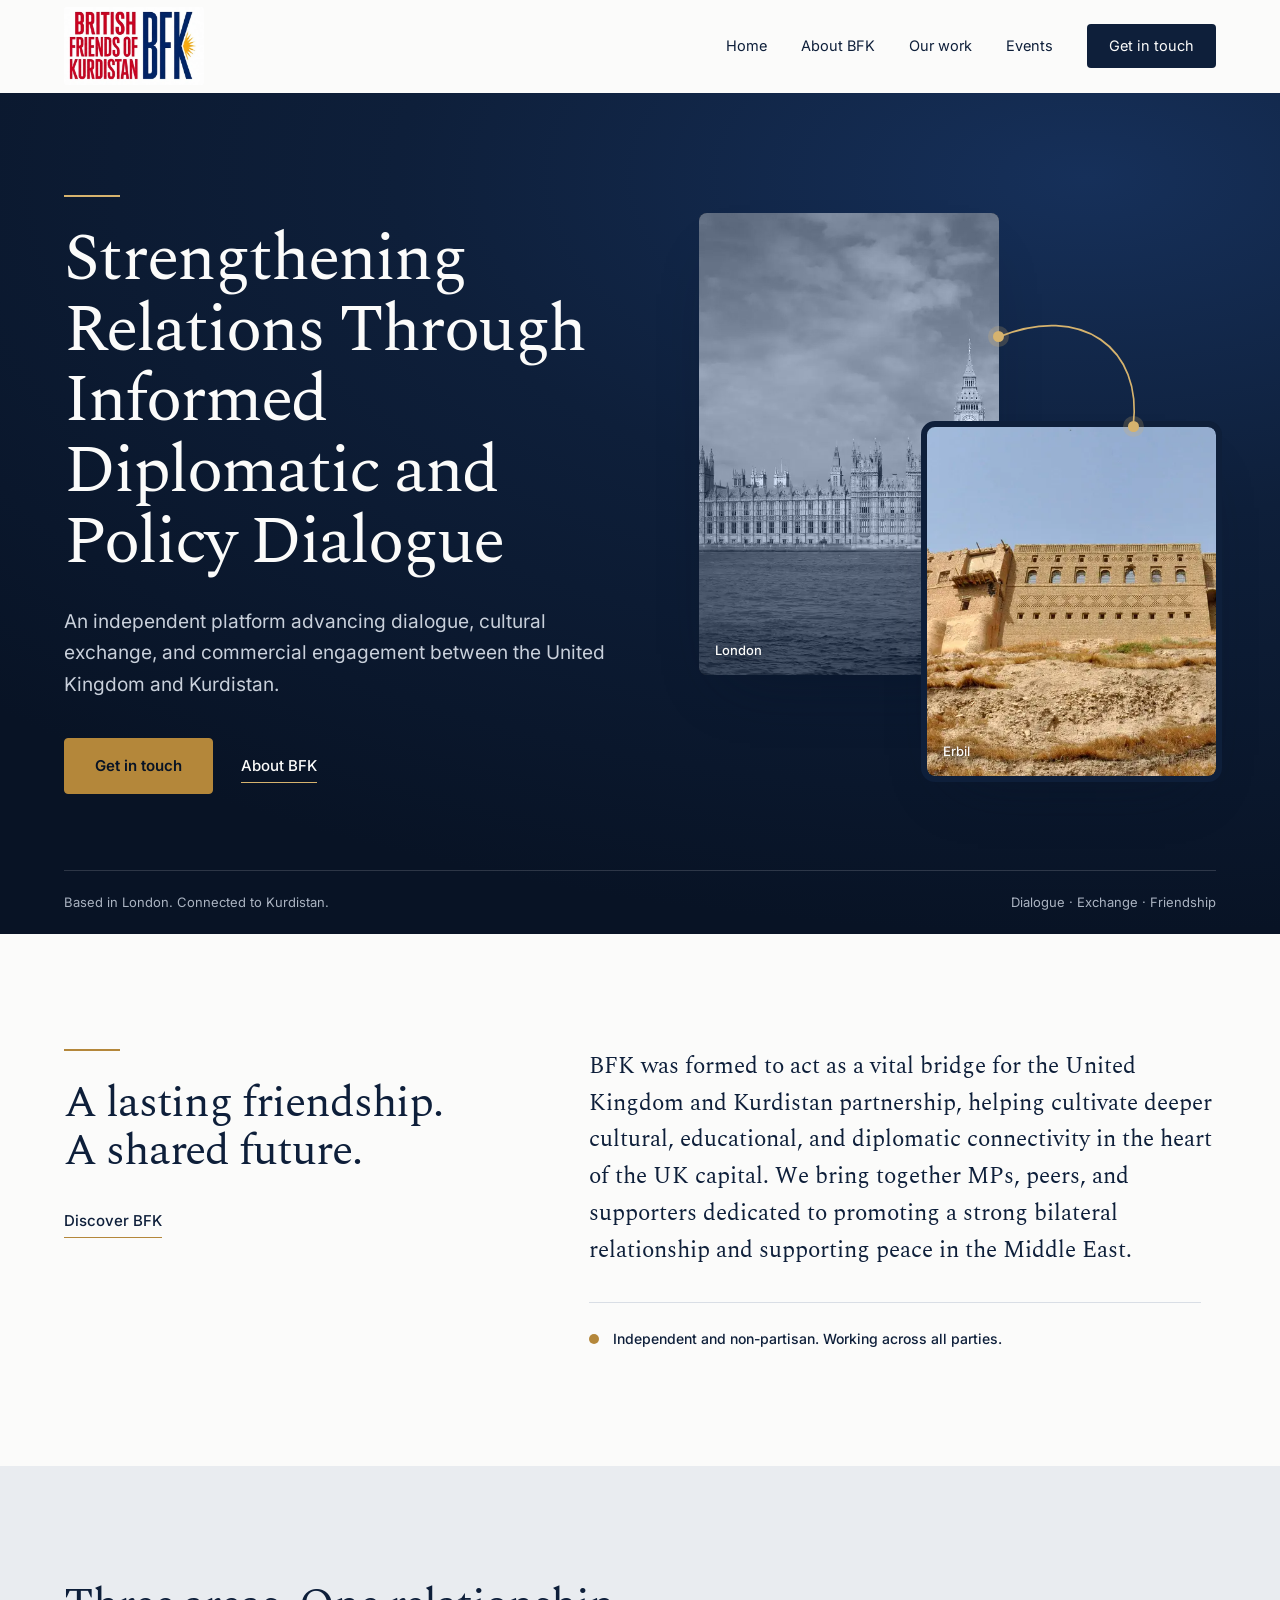
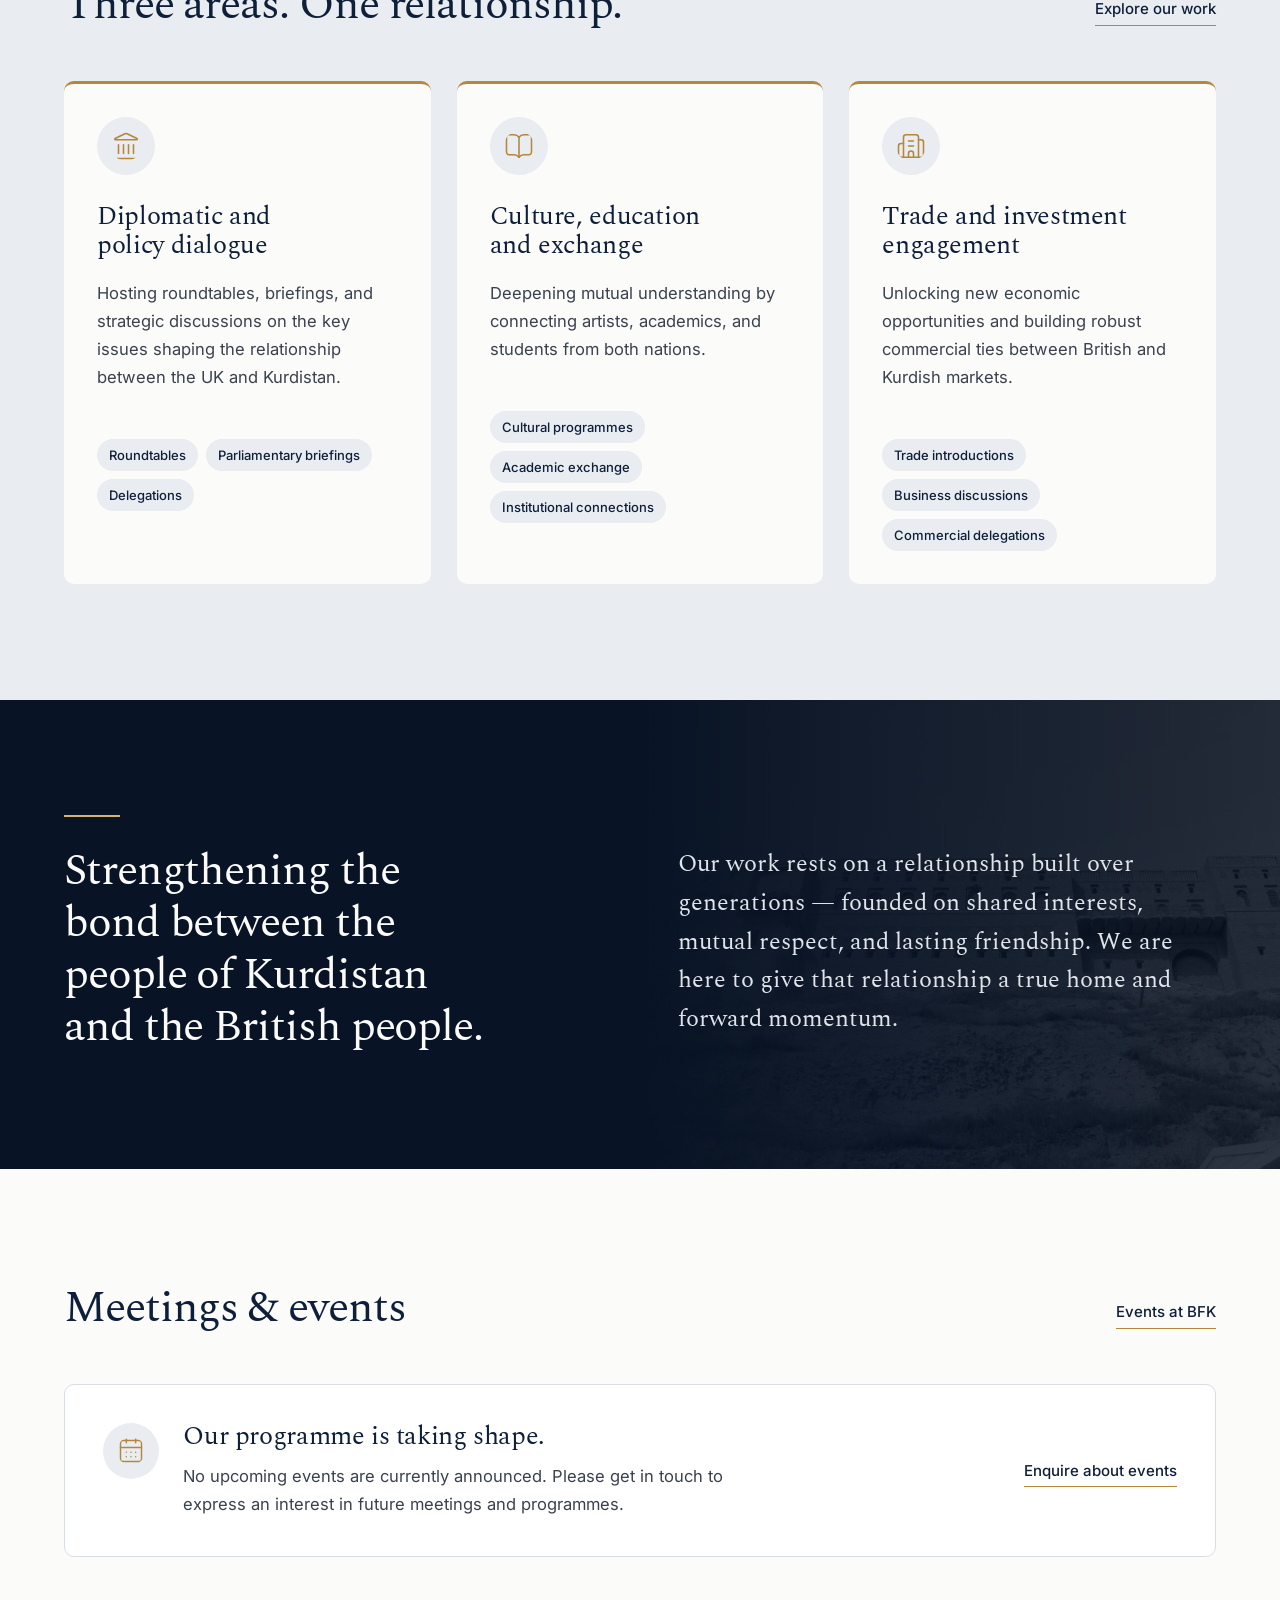
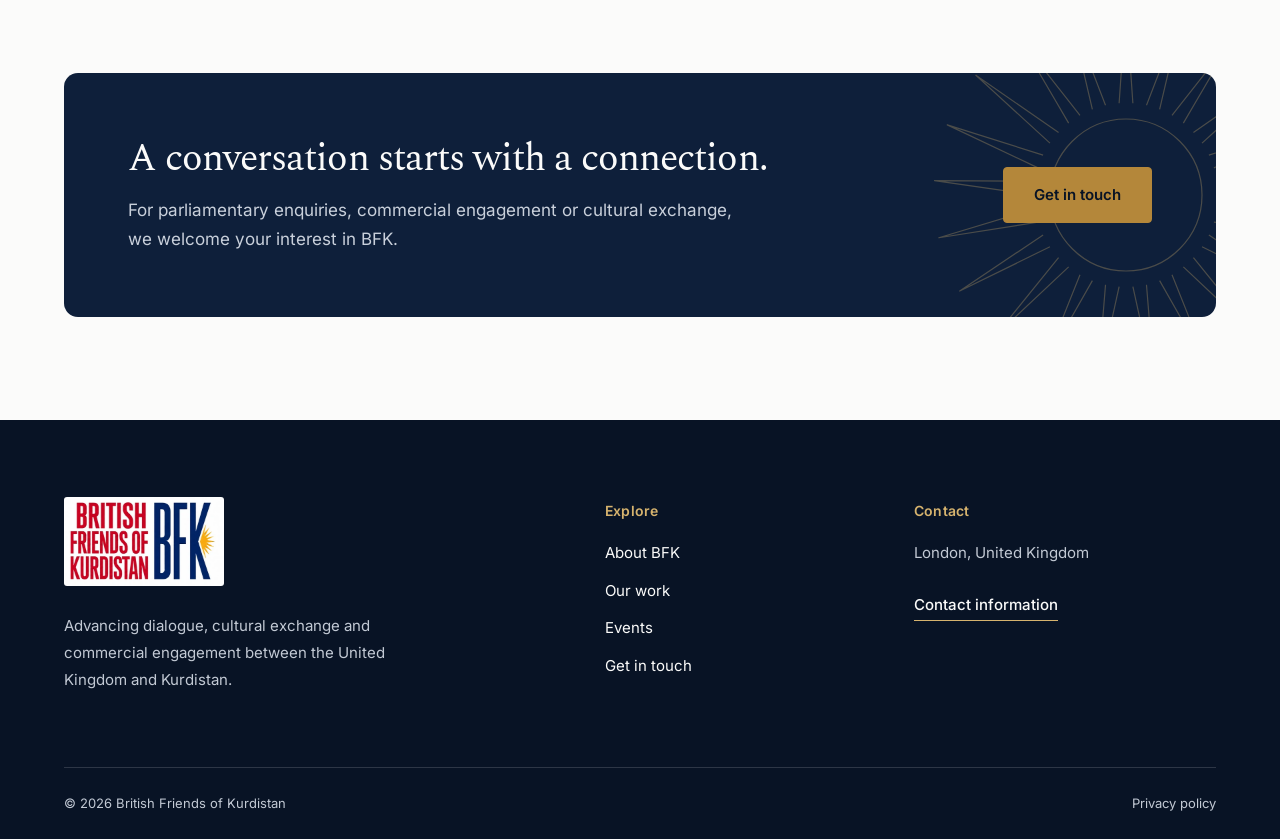
<file: index.html>
<!DOCTYPE html><html lang="en-GB" dir="ltr"><head><meta charSet="utf-8"/><meta name="viewport" content="width=device-width, initial-scale=1"/><link rel="preload" href="/images/erbil.webp" as="image"/><link rel="stylesheet" href="/_next/static/css/index.BovUwK5E.css" data-rsc-css-href="/_next/static/css/index.BovUwK5E.css" data-precedence="vite-rsc/importer-resources"/><link rel="modulepreload" fetchPriority="low" href="/_next/static/chunks/index-D8ma5GLa.js"/><script src="/_next/static/chunks/rolldown-runtime-C60lm6uB.js" type="module" async=""></script><script src="/_next/static/chunks/framework-D_rUT4EX.js" type="module" async=""></script><script src="/_next/static/chunks/navigation-errors-By4dF-Cc.js" type="module" async=""></script><link rel="modulepreload" href="/_next/static/chunks/layout-segment-context-PT6BvHcY.js" crossorigin=""/><link rel="modulepreload" href="/_next/static/chunks/header-CVD21dO8.js" crossorigin=""/><link rel="modulepreload" href="/_next/static/chunks/Icon-Bo9jbUr1.js" crossorigin=""/><title>British Friends of Kurdistan | Dialogue, exchange and engagement</title><meta name="description" content="An independent London-based organisation advancing dialogue, cultural exchange and commercial engagement between the United Kingdom and Kurdistan."/><meta property="og:title" content="British Friends of Kurdistan"/><meta property="og:description" content="An independent platform for dialogue, cultural exchange and commercial engagement between the United Kingdom and Kurdistan."/><meta property="og:site_name" content="British Friends of Kurdistan"/><meta property="og:type" content="website"/><meta property="og:locale" content="en_GB"/><meta property="og:image" content="https://www.bfk.org.uk/images/og-image.jpg"/><meta property="og:image:width" content="1200"/><meta property="og:image:height" content="630"/><meta property="og:image:alt" content="British Friends of Kurdistan"/><meta name="twitter:card" content="summary_large_image"/><meta name="twitter:title" content="British Friends of Kurdistan"/><meta name="twitter:description" content="Dialogue, cultural exchange and commercial engagement between the United Kingdom and Kurdistan."/><meta name="twitter:image" content="https://www.bfk.org.uk/images/og-image.jpg"/><link rel="icon" href="/favicon.ico" sizes="48x48"/><link rel="icon" href="/favicon-32.png" type="image/png" sizes="32x32"/><link rel="icon" href="/icon-192.png" type="image/png" sizes="192x192"/><link rel="apple-touch-icon" href="/apple-touch-icon.png"/><link rel="manifest" href="/manifest.webmanifest"/><link rel="canonical" href="https://www.bfk.org.uk"/><meta name="theme-color" content="#0E1F3A"/><link rel="preload" href="/fonts/inter-latin.woff2" as="font" type="font/woff2" crossorigin="anonymous"/><link rel="preload" href="/fonts/spectral-regular.woff2" as="font" type="font/woff2" crossorigin="anonymous"/><script>Object.assign(((self[Symbol.for("vinext.navigationRuntime")]??={bootstrap:{routeManifest:null},functions:{}}).bootstrap.rsc??={rsc:[]}),{params:{},nav:{"pathname":"/","searchParams":[]}})</script><link rel="modulepreload" href="/_next/static/chunks/index-D8ma5GLa.js" />
</head><body><a class="skip-link" href="#main-content">Skip to content</a><header class="site-header"><div class="container header-inner"><a href="/" aria-label="British Friends of Kurdistan home" class="brand"><span class="official-logo"><img src="/images/bfk-logo.webp" width="480" height="269" alt="British Friends of Kurdistan — BFK"/></span></a><nav class="desktop-nav" aria-label="Main navigation"><a href="/" aria-current="page" class="">Home</a><a href="/about" class="">About BFK</a><a href="/our-work" class="">Our work</a><a href="/events" class="">Events</a><a href="/contact" class="nav-contact">Get in touch</a></nav><div class="mobile-menu"><button class="menu-button" aria-label="Open navigation" type="button" aria-haspopup="dialog" aria-expanded="false" data-state="closed" data-slot="sheet-trigger"><svg xmlns="http://www.w3.org/2000/svg" width="24" height="24" viewBox="0 0 24 24" fill="none" stroke="currentColor" stroke-width="2" stroke-linecap="round" stroke-linejoin="round" class="lucide lucide-menu" aria-hidden="true"><path d="M4 5h16"></path><path d="M4 12h16"></path><path d="M4 19h16"></path></svg><span>Menu</span></button></div></div></header><main id="main-content"><section class="hero" aria-labelledby="hero-title"><div class="container hero-grid"><div class="hero-copy"><span class="brass-rule" aria-hidden="true"></span><h1 id="hero-title">Strengthening Relations Through Informed Diplomatic and Policy Dialogue</h1><p>An independent platform advancing dialogue, cultural exchange, and commercial engagement between the United Kingdom and Kurdistan.</p><div class="actions"><a href="/contact" class="button">Get in touch</a><a href="/about" class="text-link light">About BFK</a></div></div><div class="hero-diptych" aria-hidden="true"><figure class="hero-photo london"><img src="/images/westminster.webp" width="2000" height="902" alt="" fetchPriority="high"/><span class="hero-place">London</span></figure><figure class="hero-photo kurdistan"><img src="/images/erbil.webp" width="1400" height="551" alt=""/><span class="hero-place">Erbil</span></figure><svg class="hero-bridge" viewBox="0 0 100 100" preserveAspectRatio="none"><path d="M58 22 C 74 16, 86 24, 84 38" pathLength="1"></path></svg><span class="bridge-dot from"></span><span class="bridge-dot to"></span></div></div><div class="container hero-caption"><span>Based in London. Connected to Kurdistan.</span><span>Dialogue · Exchange · Friendship</span></div></section><section class="section introduction container" aria-labelledby="intro-title"><div><span class="brass-rule" aria-hidden="true"></span><h2 id="intro-title">A lasting friendship.<br/>A shared future.</h2><a href="/about" class="text-link">Discover BFK</a></div><div><p class="intro-text">BFK was formed to act as a vital bridge for the United Kingdom and Kurdistan partnership, helping cultivate deeper cultural, educational, and diplomatic connectivity in the heart of the UK capital. We bring together MPs, peers, and supporters dedicated to promoting a strong bilateral relationship and supporting peace in the Middle East.</p><p class="independent-note">Independent and non-partisan. Working across all parties.</p></div></section><section class="section focus-section" aria-labelledby="work-title"><div class="container"><div class="section-heading"><h2 id="work-title">Three areas. One relationship.</h2><a href="/our-work" class="text-link">Explore our work</a></div><div class="focus-trio"><article class="focus-item"><svg xmlns="http://www.w3.org/2000/svg" width="24" height="24" viewBox="0 0 24 24" fill="none" stroke="currentColor" stroke-width="1.25" stroke-linecap="round" stroke-linejoin="round" class="lucide lucide-landmark focus-mark" aria-hidden="true"><path d="M10 18v-7"></path><path d="M11.119 2.205a2 2 0 0 1 1.762 0l7.84 3.846A.5.5 0 0 1 20.5 7h-17a.5.5 0 0 1-.22-.949z"></path><path d="M14 18v-7"></path><path d="M18 18v-7"></path><path d="M3 22h18"></path><path d="M6 18v-7"></path></svg><h3><a href="/our-work#dialogue">Diplomatic and policy dialogue</a></h3><p>Hosting roundtables, briefings, and strategic discussions on the key issues shaping the relationship between the UK and Kurdistan.</p><ul class="focus-tags" aria-label="Types of activity"><li>Roundtables</li><li>Parliamentary briefings</li><li>Delegations</li></ul></article><article class="focus-item"><svg xmlns="http://www.w3.org/2000/svg" width="24" height="24" viewBox="0 0 24 24" fill="none" stroke="currentColor" stroke-width="1.25" stroke-linecap="round" stroke-linejoin="round" class="lucide lucide-book-open focus-mark" aria-hidden="true"><path d="M12 5v16"></path><path d="M20.001 19A2 2 0 0022 17V5a2 2 0 00-1.999-2L16 3.002A5 5 0 0012 5a5 5 0 00-4-2H4a2 2 0 00-2 2v12a2 2 0 001.999 2H8a5 5 0 014 2 5 5 0 014-2z"></path></svg><h3><a href="/our-work#exchange">Culture, education and exchange</a></h3><p>Deepening mutual understanding by connecting artists, academics, and students from both nations.</p><ul class="focus-tags" aria-label="Types of activity"><li>Cultural programmes</li><li>Academic exchange</li><li>Institutional connections</li></ul></article><article class="focus-item"><svg xmlns="http://www.w3.org/2000/svg" width="24" height="24" viewBox="0 0 24 24" fill="none" stroke="currentColor" stroke-width="1.25" stroke-linecap="round" stroke-linejoin="round" class="lucide lucide-building2 lucide-building-2 focus-mark" aria-hidden="true"><path d="M10 12h4"></path><path d="M10 8h4"></path><path d="M14 21v-3a2 2 0 0 0-4 0v3"></path><path d="M6 10H4a2 2 0 0 0-2 2v7a2 2 0 0 0 2 2h16a2 2 0 0 0 2-2V9a2 2 0 0 0-2-2h-2"></path><path d="M6 21V5a2 2 0 0 1 2-2h8a2 2 0 0 1 2 2v16"></path></svg><h3><a href="/our-work#trade">Trade and investment engagement</a></h3><p>Unlocking new economic opportunities and building robust commercial ties between British and Kurdish markets.</p><ul class="focus-tags" aria-label="Types of activity"><li>Trade introductions</li><li>Business discussions</li><li>Commercial delegations</li></ul></article></div></div></section><section class="vision" aria-labelledby="vision-title"><figure class="vision-photo" aria-hidden="true"><img src="/images/erbil.webp" width="1400" height="551" alt="" loading="lazy"/></figure><div class="container vision-inner"><span class="brass-rule" aria-hidden="true"></span><h2 id="vision-title">Strengthening the bond between the people of Kurdistan and the British people.</h2><p>Our work rests on a relationship built over generations — founded on shared interests, mutual respect, and lasting friendship. We are here to give that relationship a true home and forward momentum.</p></div></section><section class="section container" aria-labelledby="events-title"><div class="section-heading"><h2 id="events-title">Meetings &amp; events</h2><a href="/events" class="text-link">Events at BFK</a></div><div><div class="bfk-empty"><div class="bfk-empty-main"><svg xmlns="http://www.w3.org/2000/svg" width="24" height="24" viewBox="0 0 24 24" fill="none" stroke="currentColor" stroke-width="1.25" stroke-linecap="round" stroke-linejoin="round" class="lucide lucide-calendar-days bfk-empty-icon" aria-hidden="true"><path d="M8 2v3"></path><path d="M16 2v3"></path><rect x="3" y="3" width="18" height="18" rx="2"></rect><path d="M3 9h18"></path><path d="M8 13h.01"></path><path d="M12 13h.01"></path><path d="M16 13h.01"></path><path d="M8 17h.01"></path><path d="M12 17h.01"></path><path d="M16 17h.01"></path></svg><div><h3>Our programme is taking shape.</h3><p>No upcoming events are currently announced. Please get in touch to express an interest in future meetings and programmes.</p></div></div><a href="/contact" class="text-link">Enquire about events</a></div></div></section><section class="contact-invitation"><div class="container invitation-inner"><svg class="sun-motif" viewBox="0 0 200 200" aria-hidden="true" focusable="false"><circle cx="100" cy="100" r="38"></circle><path d="M96.56 54.13 L100.00 4.00 L103.44 54.13 M110.24 55.15 L128.30 8.27 L116.81 57.18 M123.00 60.16 L154.08 20.68 L128.68 64.04 M133.72 68.71 L175.06 40.14 L138.01 74.09 M141.44 80.04 L189.36 64.93 L143.96 86.44 M145.49 93.14 L195.73 92.83 L146.00 100.00 M145.49 106.86 L193.59 121.36 L143.96 113.56 M141.44 119.96 L183.14 148.00 L138.01 125.91 M133.72 131.29 L165.30 170.37 L128.68 135.96 M123.00 139.84 L141.65 186.49 L116.81 142.82 M110.24 144.85 L114.31 194.93 L103.44 145.87 M96.56 145.87 L85.69 194.93 L89.76 144.85 M83.19 142.82 L58.35 186.49 L77.00 139.84 M71.32 135.96 L34.70 170.37 L66.28 131.29 M61.99 125.91 L16.86 148.00 L58.56 119.96 M56.04 113.56 L6.41 121.36 L54.51 106.86 M54.00 100.00 L4.27 92.83 L54.51 93.14 M56.04 86.44 L10.64 64.93 L58.56 80.04 M61.99 74.09 L24.94 40.14 L66.28 68.71 M71.32 64.04 L45.92 20.68 L77.00 60.16 M83.19 57.18 L71.70 8.27 L89.76 55.15"></path></svg><div><h2>A conversation starts with a connection.</h2><p>For parliamentary enquiries, commercial engagement or cultural exchange, we welcome your interest in BFK.</p></div><a href="/contact" class="button dark">Get in touch</a></div></section></main><footer class="site-footer"><div class="container"><div class="footer-grid"><div class="footer-about"><a href="/" aria-label="British Friends of Kurdistan home"><span class="official-logo"><img src="/images/bfk-logo.webp" width="480" height="269" alt="British Friends of Kurdistan — BFK"/></span></a><p>Advancing dialogue, cultural exchange and commercial engagement between the United Kingdom and Kurdistan.</p></div><div><h2>Explore</h2><nav aria-label="Footer navigation"><a href="/about">About BFK</a><a href="/our-work">Our work</a><a href="/events">Events</a><a href="/contact">Get in touch</a></nav></div><div><h2>Contact</h2><p>London, United Kingdom</p><a href="/contact" class="text-link light">Contact information</a></div></div><div class="footer-bottom"><p>© <!-- -->2026<!-- --> British Friends of Kurdistan</p><a href="/privacy">Privacy policy</a></div></div></footer><script type="application/ld+json">{"@context":"https://schema.org","@type":"Organization","name":"British Friends of Kurdistan","alternateName":"BFK","url":"https://www.bfk.org.uk","logo":"https://www.bfk.org.uk/images/bfk-official-logo.jpeg","description":"An independent London-based organisation advancing dialogue, cultural exchange and commercial engagement between the United Kingdom and Kurdistan.","address":{"@type":"PostalAddress","addressLocality":"London","addressCountry":"GB"}}</script><script type="module" src="/_next/static/chunks/index-D8ma5GLa.js" id="_R_" async=""></script><script>((self[Symbol.for("vinext.navigationRuntime")]??={bootstrap:{routeManifest:null},functions:{}}).bootstrap.rsc??={rsc:[]}).rsc.push("0:{\"page:/\":\"$L1\",\"layout:/\":\"$L2\",\"route:/\":\"$L3\",\"__route\":\"route:/\",\"__interceptionContext\":null,\"__layoutIds\":[\"layout:/\"],\"__rootLayout\":\"/\",\"__bfcacheSegmentIdentities\":{\"layout:/\":\"[\\\"layout\\\",\\\"layout:/\\\",\\\"root-boundary:/\\\",\\\"\\\"]\",\"page:/\":\"[\\\"page\\\",\\\"page:/\\\",\\\"root-boundary:/\\\",\\\"\\\"]\"},\"__srcPage\":[\"page\"],\"__layoutFlags\":{\"layout:/\":\"s\"},\"__artifactCompatibility\":{\"schemaVersion\":1,\"graphVersion\":\"app-route-graph:1177fd80f83fa7b0\",\"deploymentVersion\":\"54be2643-4ae7-4839-b783-0b3f01a9c4ba\",\"appElementsSchemaVersion\":1,\"rscPayloadSchemaVersion\":1,\"rootBoundaryId\":\"/\",\"renderEpoch\":null}}\n")</script><script>((self[Symbol.for("vinext.navigationRuntime")]??={bootstrap:{routeManifest:null},functions:{}}).bootstrap.rsc??={rsc:[]}).rsc.push("4:I[\"11021ebf0d7c\",[],\"default\",1]\n")</script><script>((self[Symbol.for("vinext.navigationRuntime")]??={bootstrap:{routeManifest:null},functions:{}}).bootstrap.rsc??={rsc:[]}).rsc.push("5:I[\"74f944bd09a9\",[],\"Children\",1]\n")</script><script>((self[Symbol.for("vinext.navigationRuntime")]??={bootstrap:{routeManifest:null},functions:{}}).bootstrap.rsc??={rsc:[]}).rsc.push("6:I[\"11021ebf0d7c\",[],\"Wordmark\",1]\n")</script><script>((self[Symbol.for("vinext.navigationRuntime")]??={bootstrap:{routeManifest:null},functions:{}}).bootstrap.rsc??={rsc:[]}).rsc.push("7:I[\"52529b92208a\",[],\"GlobalErrorBoundary\",1]\n")</script><script>((self[Symbol.for("vinext.navigationRuntime")]??={bootstrap:{routeManifest:null},functions:{}}).bootstrap.rsc??={rsc:[]}).rsc.push("8:I[\"18ecf746a395\",[],\"default\",1]\n")</script><script>((self[Symbol.for("vinext.navigationRuntime")]??={bootstrap:{routeManifest:null},functions:{}}).bootstrap.rsc??={rsc:[]}).rsc.push("9:I[\"52529b92208a\",[],\"ErrorBoundary\",1]\n")</script><script>((self[Symbol.for("vinext.navigationRuntime")]??={bootstrap:{routeManifest:null},functions:{}}).bootstrap.rsc??={rsc:[]}).rsc.push("a:I[\"1b73e8b5fbe4\",[],\"LayoutSegmentProvider\",1]\n")</script><script>((self[Symbol.for("vinext.navigationRuntime")]??={bootstrap:{routeManifest:null},functions:{}}).bootstrap.rsc??={rsc:[]}).rsc.push("b:I[\"74f944bd09a9\",[],\"Slot\",1]\n")</script><script>((self[Symbol.for("vinext.navigationRuntime")]??={bootstrap:{routeManifest:null},functions:{}}).bootstrap.rsc??={rsc:[]}).rsc.push("c:I[\"52529b92208a\",[],\"NotFoundBoundary\",1]\n")</script><script>((self[Symbol.for("vinext.navigationRuntime")]??={bootstrap:{routeManifest:null},functions:{}}).bootstrap.rsc??={rsc:[]}).rsc.push("d:I[\"78579b1089e4\",[],\"AppRouterScrollTarget\",1]\n")</script><script>((self[Symbol.for("vinext.navigationRuntime")]??={bootstrap:{routeManifest:null},functions:{}}).bootstrap.rsc??={rsc:[]}).rsc.push("e:I[\"52529b92208a\",[],\"RedirectBoundary\",1]\n")</script><script>((self[Symbol.for("vinext.navigationRuntime")]??={bootstrap:{routeManifest:null},functions:{}}).bootstrap.rsc??={rsc:[]}).rsc.push(":HL[\"/_next/static/css/index.BovUwK5E.css\",\"style\"     ]\n")</script><script>((self[Symbol.for("vinext.navigationRuntime")]??={bootstrap:{routeManifest:null},functions:{}}).bootstrap.rsc??={rsc:[]}).rsc.push(":HL[\"/fonts/inter-latin.woff2\",\"font\",{\"crossOrigin\":\"anonymous\",\"type\":\"font/woff2\"}]\n")</script><script>((self[Symbol.for("vinext.navigationRuntime")]??={bootstrap:{routeManifest:null},functions:{}}).bootstrap.rsc??={rsc:[]}).rsc.push(":HL[\"/fonts/spectral-regular.woff2\",\"font\",{\"crossOrigin\":\"anonymous\",\"type\":\"font/woff2\"}]\n")</script><script>((self[Symbol.for("vinext.navigationRuntime")]??={bootstrap:{routeManifest:null},functions:{}}).bootstrap.rsc??={rsc:[]}).rsc.push("2:[[[\"$\",\"link\",\"css:/_next/static/css/index.BovUwK5E.css\",{\"rel\":\"stylesheet\",\"precedence\":\"vite-rsc/importer-resources\",\"href\":\"/_next/static/css/index.BovUwK5E.css\",\"data-rsc-css-href\":\"/_next/static/css/index.BovUwK5E.css\"}],\"$undefined\"],[\"$\",\"html\",null,{\"lang\":\"en-GB\",\"dir\":\"ltr\",\"children\":[[\"$\",\"head\",null,{\"children\":[[\"$\",\"link\",null,{\"rel\":\"preload\",\"href\":\"/fonts/inter-latin.woff2\",\"as\":\"font\",\"type\":\"font/woff2\",\"crossOrigin\":\"anonymous\"}],[\"$\",\"link\",null,{\"rel\":\"preload\",\"href\":\"/fonts/spectral-regular.woff2\",\"as\":\"font\",\"type\":\"font/woff2\",\"crossOrigin\":\"anonymous\"}]]}],[\"$\",\"body\",null,{\"children\":[[\"$\",\"a\",null,{\"className\":\"skip-link\",\"href\":\"#main-content\",\"children\":\"Skip to content\"}],[\"$\",\"$L4\",null,{}],[\"$\",\"$L5\",null,{}],[\"$\",\"footer\",null,{\"className\":\"site-footer\",\"children\":[\"$\",\"div\",null,{\"className\":\"container\",\"children\":[[\"$\",\"div\",null,{\"className\":\"footer-grid\",\"children\":[[\"$\",\"div\",null,{\"className\":\"footer-about\",\"children\":[[\"$\",\"a\",null,{\"href\":\"/\",\"aria-label\":\"British Friends of Kurdistan home\",\"children\":[\"$\",\"$L6\",null,{}]}],[\"$\",\"p\",null,{\"children\":\"Advancing dialogue, cultural exchange and commercial engagement between the United Kingdom and Kurdistan.\"}]]}],[\"$\",\"div\",null,{\"children\":[[\"$\",\"h2\",null,{\"children\":\"Explore\"}],[\"$\",\"nav\",null,{\"aria-label\":\"Footer navigation\",\"children\":[[\"$\",\"a\",null,{\"href\":\"/about\",\"children\":\"About BFK\"}],[\"$\",\"a\",null,{\"href\":\"/our-work\",\"children\":\"Our work\"}],[\"$\",\"a\",null,{\"href\":\"/events\",\"children\":\"Events\"}],[\"$\",\"a\",null,{\"href\":\"/contact\",\"children\":\"Get in touch\"}]]}]]}],[\"$\",\"div\",null,{\"children\":[[\"$\",\"h2\",null,{\"children\":\"Contact\"}],[\"$\",\"p\",null,{\"children\":\"London, United Kingdom\"}],[\"$\",\"a\",null,{\"href\":\"/contact\",\"className\":\"text-link light\",\"children\":\"Contact information\"}]]}]]}],[\"$\",\"div\",null,{\"className\":\"footer-bottom\",\"children\":[[\"$\",\"p\",null,{\"children\":[\"© \",2026,\" British Friends of Kurdistan\"]}],[\"$\",\"a\",null,{\"href\":\"/privacy\",\"children\":\"Privacy policy\"}]]}]]}]}],[\"$\",\"script\",null,{\"type\":\"application/ld+json\",\"dangerouslySetInnerHTML\":{\"__html\":\"{\\\"@context\\\":\\\"https://schema.org\\\",\\\"@type\\\":\\\"Organization\\\",\\\"name\\\":\\\"British Friends of Kurdistan\\\",\\\"alternateName\\\":\\\"BFK\\\",\\\"url\\\":\\\"https://www.bfk.org.uk\\\",\\\"logo\\\":\\\"https://www.bfk.org.uk/images/bfk-official-logo.jpeg\\\",\\\"description\\\":\\\"An independent London-based organisation advancing dialogue, cultural exchange and commercial engagement between the United Kingdom and Kurdistan.\\\",\\\"address\\\":{\\\"@type\\\":\\\"PostalAddress\\\",\\\"addressLocality\\\":\\\"London\\\",\\\"addressCountry\\\":\\\"GB\\\"}}\"}}]]}]]}]]\n")</script><script>((self[Symbol.for("vinext.navigationRuntime")]??={bootstrap:{routeManifest:null},functions:{}}).bootstrap.rsc??={rsc:[]}).rsc.push("3:[[[\"$\",\"meta\",null,{\"charSet\":\"utf-8\"}],[[\"$\",\"title\",\"0\",{\"children\":\"British Friends of Kurdistan | Dialogue, exchange and engagement\"}],[\"$\",\"meta\",\"1\",{\"name\":\"description\",\"content\":\"An independent London-based organisation advancing dialogue, cultural exchange and commercial engagement between the United Kingdom and Kurdistan.\"}],[\"$\",\"meta\",\"2\",{\"property\":\"og:title\",\"content\":\"British Friends of Kurdistan\"}],[\"$\",\"meta\",\"3\",{\"property\":\"og:description\",\"content\":\"An independent platform for dialogue, cultural exchange and commercial engagement between the United Kingdom and Kurdistan.\"}],[\"$\",\"meta\",\"4\",{\"property\":\"og:site_name\",\"content\":\"British Friends of Kurdistan\"}],[\"$\",\"meta\",\"5\",{\"property\":\"og:type\",\"content\":\"website\"}],[\"$\",\"meta\",\"6\",{\"property\":\"og:locale\",\"content\":\"en_GB\"}],[\"$\",\"meta\",\"7\",{\"property\":\"og:image\",\"content\":\"https://www.bfk.org.uk/images/og-image.jpg\"}],[\"$\",\"meta\",\"8\",{\"property\":\"og:image:width\",\"content\":\"1200\"}],[\"$\",\"meta\",\"9\",{\"property\":\"og:image:height\",\"content\":\"630\"}],[\"$\",\"meta\",\"10\",{\"property\":\"og:image:alt\",\"content\":\"British Friends of Kurdistan\"}],[\"$\",\"meta\",\"11\",{\"name\":\"twitter:card\",\"content\":\"summary_large_image\"}],[\"$\",\"meta\",\"12\",{\"name\":\"twitter:title\",\"content\":\"British Friends of Kurdistan\"}],[\"$\",\"meta\",\"13\",{\"name\":\"twitter:description\",\"content\":\"Dialogue, cultural exchange and commercial engagement between the United Kingdom and Kurdistan.\"}],[\"$\",\"meta\",\"14\",{\"name\":\"twitter:image\",\"content\":\"https://www.bfk.org.uk/images/og-image.jpg\"}],[\"$\",\"link\",\"15\",{\"data-vinext-streamed-icon\":\"$undefined\",\"rel\":\"icon\",\"href\":\"/favicon.ico\",\"type\":\"$undefined\",\"sizes\":\"48x48\",\"color\":\"$undefined\",\"media\":\"$undefined\",\"fetchPriority\":\"$undefined\"}],[\"$\",\"link\",\"16\",{\"data-vinext-streamed-icon\":\"$undefined\",\"rel\":\"icon\",\"href\":\"/favicon-32.png\",\"type\":\"image/png\",\"sizes\":\"32x32\",\"color\":\"$undefined\",\"media\":\"$undefined\",\"fetchPriority\":\"$undefined\"}],[\"$\",\"link\",\"17\",{\"data-vinext-streamed-icon\":\"$undefined\",\"rel\":\"icon\",\"href\":\"/icon-192.png\",\"type\":\"image/png\",\"sizes\":\"192x192\",\"color\":\"$undefined\",\"media\":\"$undefined\",\"fetchPriority\":\"$undefined\"}],[\"$\",\"link\",\"18\",{\"data-vinext-streamed-icon\":\"$undefined\",\"rel\":\"apple-touch-icon\",\"href\":\"/apple-touch-icon.png\",\"type\":\"$undefined\",\"sizes\":\"$undefined\",\"color\":\"$undefined\",\"media\":\"$undefined\",\"fetchPriority\":\"$undefined\"}],[\"$\",\"link\",\"19\",{\"rel\":\"manifest\",\"href\":\"/manifest.webmanifest\"}],[\"$\",\"link\",\"20\",{\"rel\":\"canonical\",\"href\":\"https://www.bfk.org.uk\"}]],[[\"$\",\"meta\",\"0\",{\"name\":\"viewport\",\"content\":\"width=device-width, initial-scale=1\"}],[\"$\",\"meta\",\"1\",{\"name\":\"theme-color\",\"content\":\"#0E1F3A\"}]]],[\"$\",\"$L7\",null,{\"fallback\":\"$8\",\"children\":[\"$\",\"$L9\",null,{\"fallback\":\"$8\",\"children\":[\"$\",\"$La\",null,{\"providerId\":\"layout:/\",\"segmentMap\":{\"children\":[]},\"children\":[\"$\",\"$Lb\",null,{\"id\":\"layout:/\",\"parallelSlots\":\"$undefined\",\"children\":[\"$\",\"$Lc\",null,{\"resetKey\":\"\",\"fallback\":[\"$\",\"main\",null,{\"id\":\"main-content\",\"className\":\"container not-found\",\"children\":[[\"$\",\"span\",null,{\"className\":\"brass-rule\",\"aria-hidden\":\"true\"}],[\"$\",\"h1\",null,{\"children\":\"We couldn’t find that page.\"}],[\"$\",\"p\",null,{\"children\":\"The page may have moved or the address may be incomplete. You can return to the homepage or find the right contact at BFK.\"}],[\"$\",\"div\",null,{\"className\":\"actions\",\"children\":[[\"$\",\"a\",null,{\"href\":\"/\",\"className\":\"button dark\",\"children\":\"Back to home\"}],[\"$\",\"a\",null,{\"href\":\"/contact\",\"className\":\"text-link\",\"children\":\"Get in touch\"}]]}]]}],\"children\":[\"$\",\"$Lc\",null,{\"resetKey\":\"\",\"fallback\":[\"$\",\"main\",null,{\"id\":\"main-content\",\"className\":\"container not-found\",\"children\":[[\"$\",\"span\",null,{\"className\":\"brass-rule\",\"aria-hidden\":\"true\"}],[\"$\",\"h1\",null,{\"children\":\"We couldn’t find that page.\"}],[\"$\",\"p\",null,{\"children\":\"The page may have moved or the address may be incomplete. You can return to the homepage or find the right contact at BFK.\"}],[\"$\",\"div\",null,{\"className\":\"actions\",\"children\":[[\"$\",\"a\",null,{\"href\":\"/\",\"className\":\"button dark\",\"children\":\"Back to home\"}],[\"$\",\"a\",null,{\"href\":\"/contact\",\"className\":\"text-link\",\"children\":\"Get in touch\"}]]}]]}],\"children\":[\"$\",\"$Ld\",null,{\"children\":[\"$\",\"$Le\",null,{\"children\":[[\"$\",\"$La\",null,{\"providerId\":\"page:/\",\"segmentMap\":{\"children\":[\"__PAGE__\"]},\"children\":[\"$\",\"$Lb\",null,{\"id\":\"page:/\"}]}],null]}]}]}]}]}]}]}]}],null,null]\n")</script><script>((self[Symbol.for("vinext.navigationRuntime")]??={bootstrap:{routeManifest:null},functions:{}}).bootstrap.rsc??={rsc:[]}).rsc.push("f:I[\"066132fd2803\",[],\"default\",1]\n")</script><script>((self[Symbol.for("vinext.navigationRuntime")]??={bootstrap:{routeManifest:null},functions:{}}).bootstrap.rsc??={rsc:[]}).rsc.push(":HL[\"/images/westminster.webp\",\"image\",{\"fetchPriority\":\"high\"}]\n")</script><script>((self[Symbol.for("vinext.navigationRuntime")]??={bootstrap:{routeManifest:null},functions:{}}).bootstrap.rsc??={rsc:[]}).rsc.push(":HL[\"/images/erbil.webp\",\"image\"]\n")</script><script>((self[Symbol.for("vinext.navigationRuntime")]??={bootstrap:{routeManifest:null},functions:{}}).bootstrap.rsc??={rsc:[]}).rsc.push("1:[\"$\",\"main\",null,{\"id\":\"main-content\",\"children\":[[\"$\",\"section\",null,{\"className\":\"hero\",\"aria-labelledby\":\"hero-title\",\"children\":[[\"$\",\"div\",null,{\"className\":\"container hero-grid\",\"children\":[[\"$\",\"div\",null,{\"className\":\"hero-copy\",\"children\":[[\"$\",\"span\",null,{\"className\":\"brass-rule\",\"aria-hidden\":\"true\"}],[\"$\",\"h1\",null,{\"id\":\"hero-title\",\"children\":\"Strengthening Relations Through Informed Diplomatic and Policy Dialogue\"}],[\"$\",\"p\",null,{\"children\":\"An independent platform advancing dialogue, cultural exchange, and commercial engagement between the United Kingdom and Kurdistan.\"}],[\"$\",\"div\",null,{\"className\":\"actions\",\"children\":[[\"$\",\"a\",null,{\"href\":\"/contact\",\"className\":\"button\",\"children\":\"Get in touch\"}],[\"$\",\"a\",null,{\"href\":\"/about\",\"className\":\"text-link light\",\"children\":\"About BFK\"}]]}]]}],[\"$\",\"div\",null,{\"className\":\"hero-diptych\",\"aria-hidden\":\"true\",\"children\":[[\"$\",\"figure\",null,{\"className\":\"hero-photo london\",\"children\":[[\"$\",\"img\",null,{\"src\":\"/images/westminster.webp\",\"width\":\"2000\",\"height\":\"902\",\"alt\":\"\",\"fetchPriority\":\"high\"}],[\"$\",\"span\",null,{\"className\":\"hero-place\",\"children\":\"London\"}]]}],[\"$\",\"figure\",null,{\"className\":\"hero-photo kurdistan\",\"children\":[[\"$\",\"img\",null,{\"src\":\"/images/erbil.webp\",\"width\":\"1400\",\"height\":\"551\",\"alt\":\"\"}],[\"$\",\"span\",null,{\"className\":\"hero-place\",\"children\":\"Erbil\"}]]}],[\"$\",\"svg\",null,{\"className\":\"hero-bridge\",\"viewBox\":\"0 0 100 100\",\"preserveAspectRatio\":\"none\",\"children\":[\"$\",\"path\",null,{\"d\":\"M58 22 C 74 16, 86 24, 84 38\",\"pathLength\":1}]}],[\"$\",\"span\",null,{\"className\":\"bridge-dot from\"}],[\"$\",\"span\",null,{\"className\":\"bridge-dot to\"}]]}]]}],[\"$\",\"div\",null,{\"className\":\"container hero-caption\",\"children\":[[\"$\",\"span\",null,{\"children\":\"Based in London. Connected to Kurdistan.\"}],[\"$\",\"span\",null,{\"children\":\"Dialogue · Exchange · Friendship\"}]]}]]}],[\"$\",\"section\",null,{\"className\":\"section introduction container\",\"aria-labelledby\":\"intro-title\",\"children\":[[\"$\",\"div\",null,{\"children\":[[\"$\",\"span\",null,{\"className\":\"brass-rule\",\"aria-hidden\":\"true\"}],[\"$\",\"h2\",null,{\"id\":\"intro-title\",\"children\":[\"A lasting friendship.\",[\"$\",\"br\",null,{}],\"A shared future.\"]}],[\"$\",\"a\",null,{\"href\":\"/about\",\"className\":\"text-link\",\"children\":\"Discover BFK\"}]]}],[\"$\",\"div\",null,{\"children\":[[\"$\",\"p\",null,{\"className\":\"intro-text\",\"children\":\"BFK was formed to act as a vital bridge for the United Kingdom and Kurdistan partnership, helping cultivate deeper cultural, educational, and diplomatic connectivity in the heart of the UK capital. We bring together MPs, peers, and supporters dedicated to promoting a strong bilateral relationship and supporting peace in the Middle East.\"}],[\"$\",\"p\",null,{\"className\":\"independent-note\",\"children\":\"Independent and non-partisan. Working across all parties.\"}]]}]]}],[\"$\",\"section\",null,{\"className\":\"section focus-section\",\"aria-labelledby\":\"work-title\",\"children\":[\"$\",\"div\",null,{\"className\":\"container\",\"children\":[[\"$\",\"div\",null,{\"className\":\"section-heading\",\"children\":[[\"$\",\"h2\",null,{\"id\":\"work-title\",\"children\":\"Three areas. One relationship.\"}],[\"$\",\"a\",null,{\"href\":\"/our-work\",\"className\":\"text-link\",\"children\":\"Explore our work\"}]]}],[\"$\",\"div\",null,{\"className\":\"focus-trio\",\"children\":[[\"$\",\"article\",\"dialogue\",{\"className\":\"focus-item\",\"children\":[[\"$\",\"$Lf\",null,{\"ref\":\"$undefined\",\"iconNode\":[[\"path\",{\"d\":\"M10 18v-7\",\"key\":\"wt116b\"}],[\"path\",{\"d\":\"M11.119 2.205a2 2 0 0 1 1.762 0l7.84 3.846A.5.5 0 0 1 20.5 7h-17a.5.5 0 0 1-.22-.949z\",\"key\":\"yxxwt6\"}],[\"path\",{\"d\":\"M14 18v-7\",\"key\":\"vav6t3\"}],[\"path\",{\"d\":\"M18 18v-7\",\"key\":\"aexdmj\"}],[\"path\",{\"d\":\"M3 22h18\",\"key\":\"8prr45\"}],[\"path\",{\"d\":\"M6 18v-7\",\"key\":\"1ivflk\"}]],\"className\":\"lucide-landmark focus-mark\",\"aria-hidden\":\"true\",\"strokeWidth\":1.25}],[\"$\",\"h3\",null,{\"children\":[\"$\",\"a\",null,{\"href\":\"/our-work#dialogue\",\"children\":\"Diplomatic and policy dialogue\"}]}],[\"$\",\"p\",null,{\"children\":\"Hosting roundtables, briefings, and strategic discussions on the key issues shaping the relationship between the UK and Kurdistan.\"}],[\"$\",\"ul\",null,{\"className\":\"focus-tags\",\"aria-label\":\"Types of activity\",\"children\":[[\"$\",\"li\",\"Roundtables\",{\"children\":\"Roundtables\"}],[\"$\",\"li\",\"Parliamentary briefings\",{\"children\":\"Parliamentary briefings\"}],[\"$\",\"li\",\"Delegations\",{\"children\":\"Delegations\"}]]}]]}],[\"$\",\"article\",\"exchange\",{\"className\":\"focus-item\",\"children\":[[\"$\",\"$Lf\",null,{\"ref\":\"$undefined\",\"iconNode\":[[\"path\",{\"d\":\"M12 5v16\",\"key\":\"1f6ucr\"}],[\"path\",{\"d\":\"M20.001 19A2 2 0 0022 17V5a2 2 0 00-1.999-2L16 3.002A5 5 0 0012 5a5 5 0 00-4-2H4a2 2 0 00-2 2v12a2 2 0 001.999 2H8a5 5 0 014 2 5 5 0 014-2z\",\"key\":\"1fyvmf\"}]],\"className\":\"lucide-book-open focus-mark\",\"aria-hidden\":\"true\",\"strokeWidth\":1.25}],\"$L10\",\"$L11\",\"$L12\"]}],\"$L13\"]}]]}]}],\"$L14\",\"$L15\",\"$L16\"]}]\n")</script><script>((self[Symbol.for("vinext.navigationRuntime")]??={bootstrap:{routeManifest:null},functions:{}}).bootstrap.rsc??={rsc:[]}).rsc.push("10:[\"$\",\"h3\",null,{\"children\":[\"$\",\"a\",null,{\"href\":\"/our-work#exchange\",\"children\":\"Culture, education and exchange\"}]}]\n")</script><script>((self[Symbol.for("vinext.navigationRuntime")]??={bootstrap:{routeManifest:null},functions:{}}).bootstrap.rsc??={rsc:[]}).rsc.push("11:[\"$\",\"p\",null,{\"children\":\"Deepening mutual understanding by connecting artists, academics, and students from both nations.\"}]\n")</script><script>((self[Symbol.for("vinext.navigationRuntime")]??={bootstrap:{routeManifest:null},functions:{}}).bootstrap.rsc??={rsc:[]}).rsc.push("12:[\"$\",\"ul\",null,{\"className\":\"focus-tags\",\"aria-label\":\"Types of activity\",\"children\":[[\"$\",\"li\",\"Cultural programmes\",{\"children\":\"Cultural programmes\"}],[\"$\",\"li\",\"Academic exchange\",{\"children\":\"Academic exchange\"}],[\"$\",\"li\",\"Institutional connections\",{\"children\":\"Institutional connections\"}]]}]\n")</script><script>((self[Symbol.for("vinext.navigationRuntime")]??={bootstrap:{routeManifest:null},functions:{}}).bootstrap.rsc??={rsc:[]}).rsc.push("13:[\"$\",\"article\",\"trade\",{\"className\":\"focus-item\",\"children\":[[\"$\",\"$Lf\",null,{\"ref\":\"$undefined\",\"iconNode\":[[\"path\",{\"d\":\"M10 12h4\",\"key\":\"a56b0p\"}],[\"path\",{\"d\":\"M10 8h4\",\"key\":\"1sr2af\"}],[\"path\",{\"d\":\"M14 21v-3a2 2 0 0 0-4 0v3\",\"key\":\"1rgiei\"}],[\"path\",{\"d\":\"M6 10H4a2 2 0 0 0-2 2v7a2 2 0 0 0 2 2h16a2 2 0 0 0 2-2V9a2 2 0 0 0-2-2h-2\",\"key\":\"secmi2\"}],[\"path\",{\"d\":\"M6 21V5a2 2 0 0 1 2-2h8a2 2 0 0 1 2 2v16\",\"key\":\"16ra0t\"}]],\"className\":\"lucide-building2 lucide-building-2 focus-mark\",\"aria-hidden\":\"true\",\"strokeWidth\":1.25}],[\"$\",\"h3\",null,{\"children\":[\"$\",\"a\",null,{\"href\":\"/our-work#trade\",\"children\":\"Trade and investment engagement\"}]}],[\"$\",\"p\",null,{\"children\":\"Unlocking new economic opportunities and building robust commercial ties between British and Kurdish markets.\"}],[\"$\",\"ul\",null,{\"className\":\"focus-tags\",\"aria-label\":\"Types of activity\",\"children\":[[\"$\",\"li\",\"Trade introductions\",{\"children\":\"Trade introductions\"}],[\"$\",\"li\",\"Business discussions\",{\"children\":\"Business discussions\"}],[\"$\",\"li\",\"Commercial delegations\",{\"children\":\"Commercial delegations\"}]]}]]}]\n")</script><script>((self[Symbol.for("vinext.navigationRuntime")]??={bootstrap:{routeManifest:null},functions:{}}).bootstrap.rsc??={rsc:[]}).rsc.push("14:[\"$\",\"section\",null,{\"className\":\"vision\",\"aria-labelledby\":\"vision-title\",\"children\":[[\"$\",\"figure\",null,{\"className\":\"vision-photo\",\"aria-hidden\":\"true\",\"children\":[\"$\",\"img\",null,{\"src\":\"/images/erbil.webp\",\"width\":\"1400\",\"height\":\"551\",\"alt\":\"\",\"loading\":\"lazy\"}]}],[\"$\",\"div\",null,{\"className\":\"container vision-inner\",\"children\":[[\"$\",\"span\",null,{\"className\":\"brass-rule\",\"aria-hidden\":\"true\"}],[\"$\",\"h2\",null,{\"id\":\"vision-title\",\"children\":\"Strengthening the bond between the people of Kurdistan and the British people.\"}],[\"$\",\"p\",null,{\"children\":\"Our work rests on a relationship built over generations — founded on shared interests, mutual respect, and lasting friendship. We are here to give that relationship a true home and forward momentum.\"}]]}]]}]\n")</script><script>((self[Symbol.for("vinext.navigationRuntime")]??={bootstrap:{routeManifest:null},functions:{}}).bootstrap.rsc??={rsc:[]}).rsc.push("15:[\"$\",\"section\",null,{\"className\":\"section container\",\"aria-labelledby\":\"events-title\",\"children\":[[\"$\",\"div\",null,{\"className\":\"section-heading\",\"children\":[[\"$\",\"h2\",null,{\"id\":\"events-title\",\"children\":\"Meetings \u0026 events\"}],[\"$\",\"a\",null,{\"href\":\"/events\",\"className\":\"text-link\",\"children\":\"Events at BFK\"}]]}],[[\"$\",\"div\",null,{\"children\":[\"$\",\"div\",null,{\"className\":\"bfk-empty\",\"children\":[[\"$\",\"div\",null,{\"className\":\"bfk-empty-main\",\"children\":[[\"$\",\"$Lf\",null,{\"ref\":\"$undefined\",\"iconNode\":[[\"path\",{\"d\":\"M8 2v3\",\"key\":\"1ioesn\"}],[\"path\",{\"d\":\"M16 2v3\",\"key\":\"otl347\"}],[\"rect\",{\"x\":\"3\",\"y\":\"3\",\"width\":\"18\",\"height\":\"18\",\"rx\":\"2\",\"key\":\"h1oib\"}],[\"path\",{\"d\":\"M3 9h18\",\"key\":\"1pudct\"}],[\"path\",{\"d\":\"M8 13h.01\",\"key\":\"1sbv64\"}],[\"path\",{\"d\":\"M12 13h.01\",\"key\":\"y0uutt\"}],[\"path\",{\"d\":\"M16 13h.01\",\"key\":\"wip0gl\"}],[\"path\",{\"d\":\"M8 17h.01\",\"key\":\"p3bg7i\"}],[\"path\",{\"d\":\"M12 17h.01\",\"key\":\"p32p05\"}],[\"path\",{\"d\":\"M16 17h.01\",\"key\":\"ql8jdd\"}]],\"className\":\"lucide-calendar-days bfk-empty-icon\",\"aria-hidden\":\"true\",\"strokeWidth\":1.25}],[\"$\",\"div\",null,{\"children\":[[\"$\",\"h3\",null,{\"children\":\"Our programme is taking shape.\"}],[\"$\",\"p\",null,{\"children\":\"No upcoming events are currently announced. Please get in touch to express an interest in future meetings and programmes.\"}]]}]]}],[\"$\",\"a\",null,{\"href\":\"/contact\",\"className\":\"text-link\",\"children\":\"Enquire about events\"}]]}]}],false]]}]\n")</script><script>((self[Symbol.for("vinext.navigationRuntime")]??={bootstrap:{routeManifest:null},functions:{}}).bootstrap.rsc??={rsc:[]}).rsc.push("16:[\"$\",\"section\",null,{\"className\":\"contact-invitation\",\"children\":[\"$\",\"div\",null,{\"className\":\"container invitation-inner\",\"children\":[[\"$\",\"svg\",null,{\"className\":\"sun-motif\",\"viewBox\":\"0 0 200 200\",\"aria-hidden\":\"true\",\"focusable\":\"false\",\"children\":[[\"$\",\"circle\",null,{\"cx\":\"100\",\"cy\":\"100\",\"r\":\"38\"}],[\"$\",\"path\",null,{\"d\":\"M96.56 54.13 L100.00 4.00 L103.44 54.13 M110.24 55.15 L128.30 8.27 L116.81 57.18 M123.00 60.16 L154.08 20.68 L128.68 64.04 M133.72 68.71 L175.06 40.14 L138.01 74.09 M141.44 80.04 L189.36 64.93 L143.96 86.44 M145.49 93.14 L195.73 92.83 L146.00 100.00 M145.49 106.86 L193.59 121.36 L143.96 113.56 M141.44 119.96 L183.14 148.00 L138.01 125.91 M133.72 131.29 L165.30 170.37 L128.68 135.96 M123.00 139.84 L141.65 186.49 L116.81 142.82 M110.24 144.85 L114.31 194.93 L103.44 145.87 M96.56 145.87 L85.69 194.93 L89.76 144.85 M83.19 142.82 L58.35 186.49 L77.00 139.84 M71.32 135.96 L34.70 170.37 L66.28 131.29 M61.99 125.91 L16.86 148.00 L58.56 119.96 M56.04 113.56 L6.41 121.36 L54.51 106.86 M54.00 100.00 L4.27 92.83 L54.51 93.14 M56.04 86.44 L10.64 64.93 L58.56 80.04 M61.99 74.09 L24.94 40.14 L66.28 68.71 M71.32 64.04 L45.92 20.68 L77.00 60.16 M83.19 57.18 L71.70 8.27 L89.76 55.15\"}]]}],[\"$\",\"div\",null,{\"children\":[[\"$\",\"h2\",null,{\"children\":\"A conversation starts with a connection.\"}],[\"$\",\"p\",null,{\"children\":\"For parliamentary enquiries, commercial engagement or cultural exchange, we welcome your interest in BFK.\"}]]}],[\"$\",\"a\",null,{\"href\":\"/contact\",\"className\":\"button dark\",\"children\":\"Get in touch\"}]]}]}]\n")</script><script>Object.assign(((self[Symbol.for("vinext.navigationRuntime")]??={bootstrap:{routeManifest:null},functions:{}}).bootstrap.rsc??={rsc:[]}),{"initialCacheKind":"static"});((self[Symbol.for("vinext.navigationRuntime")]??={bootstrap:{routeManifest:null},functions:{}}).bootstrap.rsc??={rsc:[]}).done=true</script></body></html>
</file>
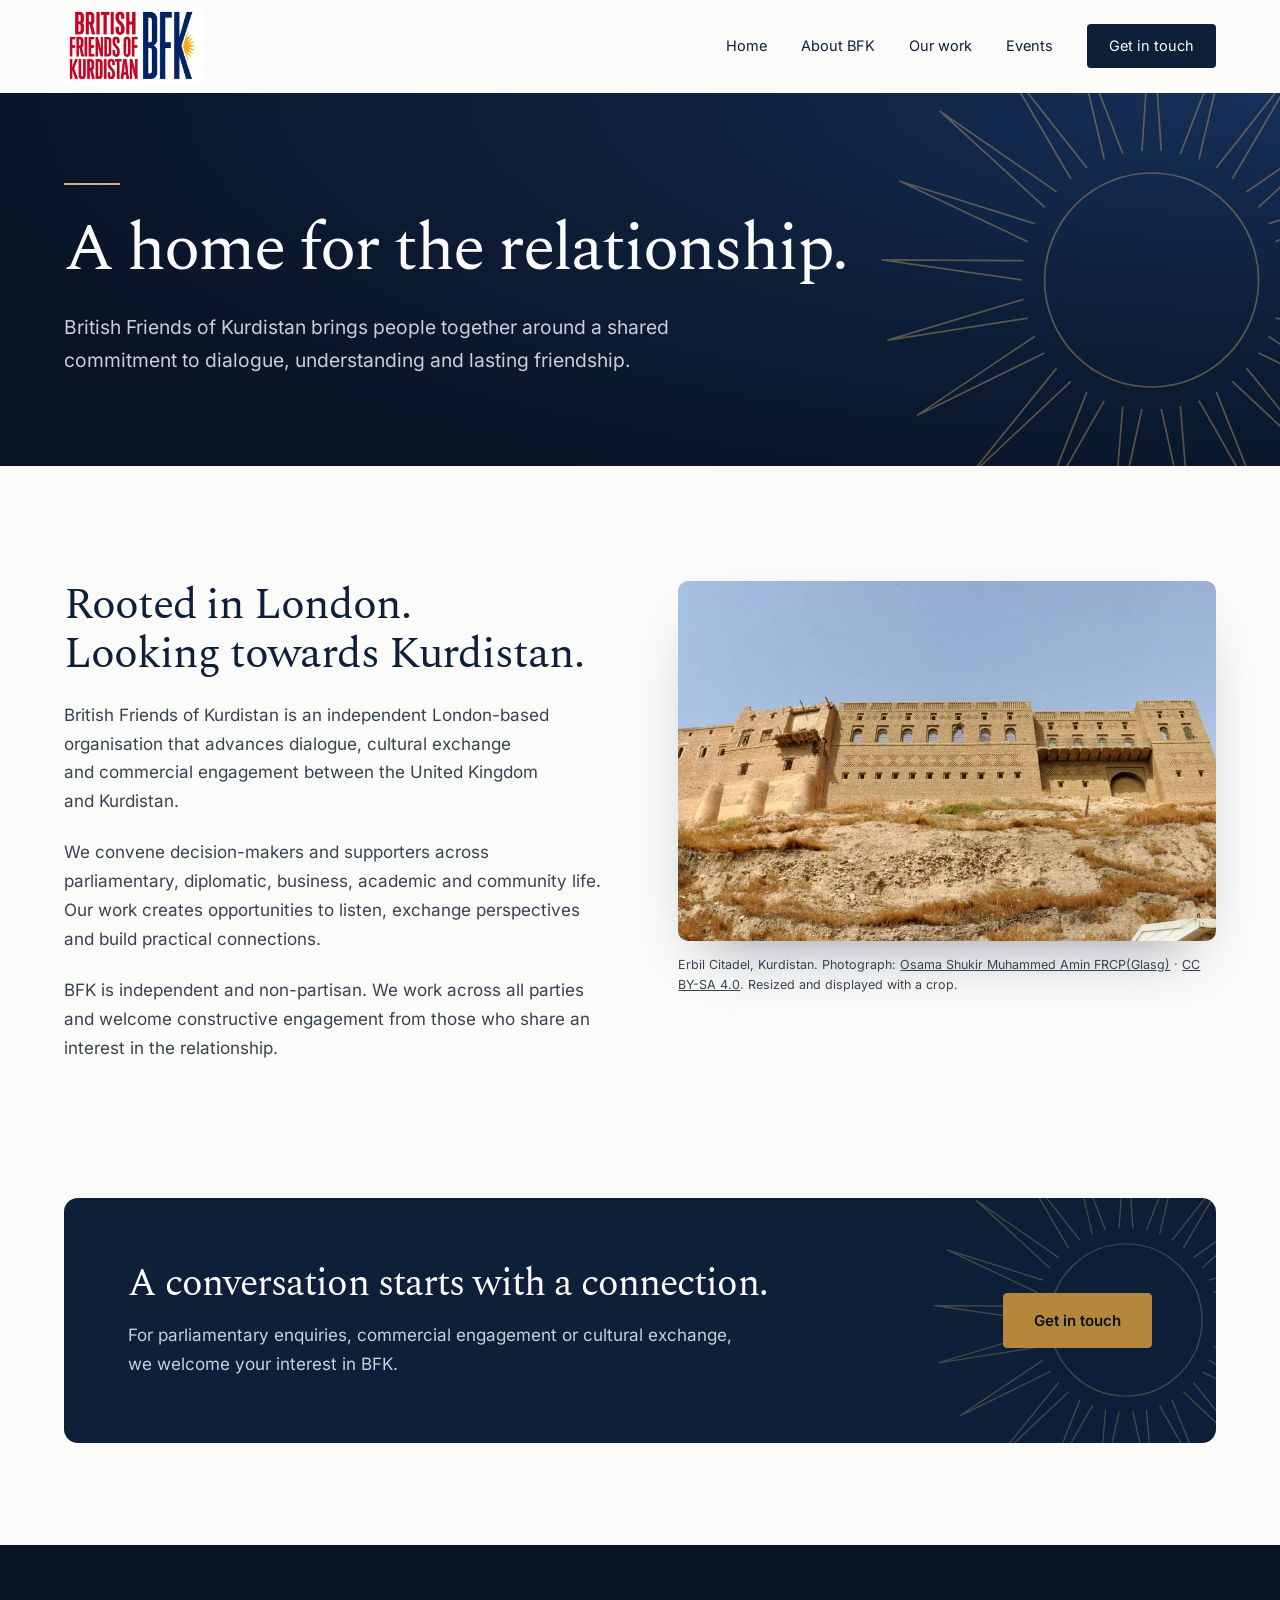
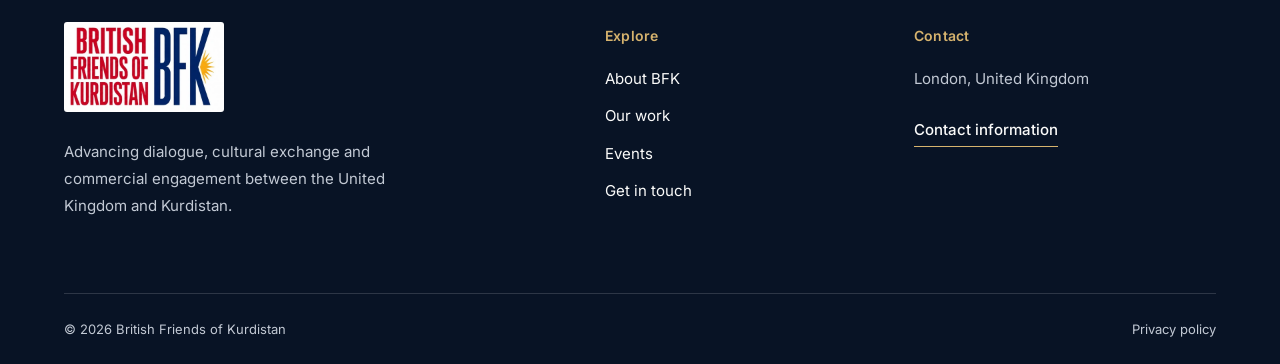
<file: about.html>
<!DOCTYPE html><html lang="en-GB" dir="ltr"><head><meta charSet="utf-8"/><meta name="viewport" content="width=device-width, initial-scale=1"/><link rel="stylesheet" href="/_next/static/css/index.BovUwK5E.css" data-rsc-css-href="/_next/static/css/index.BovUwK5E.css" data-precedence="vite-rsc/importer-resources"/><link rel="modulepreload" fetchPriority="low" href="/_next/static/chunks/index-D8ma5GLa.js"/><script src="/_next/static/chunks/rolldown-runtime-C60lm6uB.js" type="module" async=""></script><script src="/_next/static/chunks/framework-D_rUT4EX.js" type="module" async=""></script><script src="/_next/static/chunks/navigation-errors-By4dF-Cc.js" type="module" async=""></script><link rel="modulepreload" href="/_next/static/chunks/layout-segment-context-PT6BvHcY.js" crossorigin=""/><link rel="modulepreload" href="/_next/static/chunks/header-CVD21dO8.js" crossorigin=""/><link rel="modulepreload" href="/_next/static/chunks/Icon-Bo9jbUr1.js" crossorigin=""/><title>About BFK | British Friends of Kurdistan</title><meta name="description" content="Learn about British Friends of Kurdistan, its London base and its independent, cross-party approach to UK–Kurdistan relations."/><meta property="og:title" content="British Friends of Kurdistan"/><meta property="og:description" content="An independent platform for dialogue, cultural exchange and commercial engagement between the United Kingdom and Kurdistan."/><meta property="og:site_name" content="British Friends of Kurdistan"/><meta property="og:type" content="website"/><meta property="og:locale" content="en_GB"/><meta property="og:image" content="https://www.bfk.org.uk/images/og-image.jpg"/><meta property="og:image:width" content="1200"/><meta property="og:image:height" content="630"/><meta property="og:image:alt" content="British Friends of Kurdistan"/><meta name="twitter:card" content="summary_large_image"/><meta name="twitter:title" content="British Friends of Kurdistan"/><meta name="twitter:description" content="Dialogue, cultural exchange and commercial engagement between the United Kingdom and Kurdistan."/><meta name="twitter:image" content="https://www.bfk.org.uk/images/og-image.jpg"/><link rel="icon" href="/favicon.ico" sizes="48x48"/><link rel="icon" href="/favicon-32.png" type="image/png" sizes="32x32"/><link rel="icon" href="/icon-192.png" type="image/png" sizes="192x192"/><link rel="apple-touch-icon" href="/apple-touch-icon.png"/><link rel="manifest" href="/manifest.webmanifest"/><link rel="canonical" href="https://www.bfk.org.uk/about"/><meta name="theme-color" content="#0E1F3A"/><link rel="preload" href="/fonts/inter-latin.woff2" as="font" type="font/woff2" crossorigin="anonymous"/><link rel="preload" href="/fonts/spectral-regular.woff2" as="font" type="font/woff2" crossorigin="anonymous"/><script>Object.assign(((self[Symbol.for("vinext.navigationRuntime")]??={bootstrap:{routeManifest:null},functions:{}}).bootstrap.rsc??={rsc:[]}),{params:{},nav:{"pathname":"/about","searchParams":[]}})</script><link rel="modulepreload" href="/_next/static/chunks/index-D8ma5GLa.js" />
</head><body><a class="skip-link" href="#main-content">Skip to content</a><header class="site-header"><div class="container header-inner"><a href="/" aria-label="British Friends of Kurdistan home" class="brand"><span class="official-logo"><img src="/images/bfk-logo.webp" width="480" height="269" alt="British Friends of Kurdistan — BFK"/></span></a><nav class="desktop-nav" aria-label="Main navigation"><a href="/" class="">Home</a><a href="/about" aria-current="page" class="">About BFK</a><a href="/our-work" class="">Our work</a><a href="/events" class="">Events</a><a href="/contact" class="nav-contact">Get in touch</a></nav><div class="mobile-menu"><button class="menu-button" aria-label="Open navigation" type="button" aria-haspopup="dialog" aria-expanded="false" data-state="closed" data-slot="sheet-trigger"><svg xmlns="http://www.w3.org/2000/svg" width="24" height="24" viewBox="0 0 24 24" fill="none" stroke="currentColor" stroke-width="2" stroke-linecap="round" stroke-linejoin="round" class="lucide lucide-menu" aria-hidden="true"><path d="M4 5h16"></path><path d="M4 12h16"></path><path d="M4 19h16"></path></svg><span>Menu</span></button></div></div></header><main id="main-content"><section class="page-intro"><svg class="sun-motif" viewBox="0 0 200 200" aria-hidden="true" focusable="false"><circle cx="100" cy="100" r="38"></circle><path d="M96.56 54.13 L100.00 4.00 L103.44 54.13 M110.24 55.15 L128.30 8.27 L116.81 57.18 M123.00 60.16 L154.08 20.68 L128.68 64.04 M133.72 68.71 L175.06 40.14 L138.01 74.09 M141.44 80.04 L189.36 64.93 L143.96 86.44 M145.49 93.14 L195.73 92.83 L146.00 100.00 M145.49 106.86 L193.59 121.36 L143.96 113.56 M141.44 119.96 L183.14 148.00 L138.01 125.91 M133.72 131.29 L165.30 170.37 L128.68 135.96 M123.00 139.84 L141.65 186.49 L116.81 142.82 M110.24 144.85 L114.31 194.93 L103.44 145.87 M96.56 145.87 L85.69 194.93 L89.76 144.85 M83.19 142.82 L58.35 186.49 L77.00 139.84 M71.32 135.96 L34.70 170.37 L66.28 131.29 M61.99 125.91 L16.86 148.00 L58.56 119.96 M56.04 113.56 L6.41 121.36 L54.51 106.86 M54.00 100.00 L4.27 92.83 L54.51 93.14 M56.04 86.44 L10.64 64.93 L58.56 80.04 M61.99 74.09 L24.94 40.14 L66.28 68.71 M71.32 64.04 L45.92 20.68 L77.00 60.16 M83.19 57.18 L71.70 8.27 L89.76 55.15"></path></svg><div class="container"><span class="brass-rule" aria-hidden="true"></span><h1>A home for the relationship.</h1><p>British Friends of Kurdistan brings people together around a shared commitment to dialogue, understanding and lasting friendship.</p></div></section><section class="section container"><div class="two-column"><div class="prose"><h2>Rooted in London.<br/>Looking towards Kurdistan.</h2><p>British Friends of Kurdistan is an independent London-based organisation that advances dialogue, cultural exchange and commercial engagement between the United Kingdom and Kurdistan.</p><p>We convene decision-makers and supporters across parliamentary, diplomatic, business, academic and community life. Our work creates opportunities to listen, exchange perspectives and build practical connections.</p><p>BFK is independent and non-partisan. We work across all parties and welcome constructive engagement from those who share an interest in the relationship.</p></div><figure class="photo-panel"><img src="/images/erbil.webp" alt="The stone and brick façades of Erbil Citadel above its historic mound in Kurdistan." width="1400" height="551" loading="lazy"/><figcaption>Erbil Citadel, Kurdistan. Photograph: <a href="https://commons.wikimedia.org/wiki/File:Panorama_view_of_the_Erbil_Citadel,_Erbil_Governorate,_Iraqi_Kurdistan.jpg">Osama Shukir Muhammed Amin FRCP(Glasg)</a> · <a href="https://creativecommons.org/licenses/by-sa/4.0/">CC BY-SA 4.0</a>. Resized and displayed with a crop.</figcaption></figure></div></section><section class="contact-invitation"><div class="container invitation-inner"><svg class="sun-motif" viewBox="0 0 200 200" aria-hidden="true" focusable="false"><circle cx="100" cy="100" r="38"></circle><path d="M96.56 54.13 L100.00 4.00 L103.44 54.13 M110.24 55.15 L128.30 8.27 L116.81 57.18 M123.00 60.16 L154.08 20.68 L128.68 64.04 M133.72 68.71 L175.06 40.14 L138.01 74.09 M141.44 80.04 L189.36 64.93 L143.96 86.44 M145.49 93.14 L195.73 92.83 L146.00 100.00 M145.49 106.86 L193.59 121.36 L143.96 113.56 M141.44 119.96 L183.14 148.00 L138.01 125.91 M133.72 131.29 L165.30 170.37 L128.68 135.96 M123.00 139.84 L141.65 186.49 L116.81 142.82 M110.24 144.85 L114.31 194.93 L103.44 145.87 M96.56 145.87 L85.69 194.93 L89.76 144.85 M83.19 142.82 L58.35 186.49 L77.00 139.84 M71.32 135.96 L34.70 170.37 L66.28 131.29 M61.99 125.91 L16.86 148.00 L58.56 119.96 M56.04 113.56 L6.41 121.36 L54.51 106.86 M54.00 100.00 L4.27 92.83 L54.51 93.14 M56.04 86.44 L10.64 64.93 L58.56 80.04 M61.99 74.09 L24.94 40.14 L66.28 68.71 M71.32 64.04 L45.92 20.68 L77.00 60.16 M83.19 57.18 L71.70 8.27 L89.76 55.15"></path></svg><div><h2>A conversation starts with a connection.</h2><p>For parliamentary enquiries, commercial engagement or cultural exchange, we welcome your interest in BFK.</p></div><a href="/contact" class="button dark">Get in touch</a></div></section></main><footer class="site-footer"><div class="container"><div class="footer-grid"><div class="footer-about"><a href="/" aria-label="British Friends of Kurdistan home"><span class="official-logo"><img src="/images/bfk-logo.webp" width="480" height="269" alt="British Friends of Kurdistan — BFK"/></span></a><p>Advancing dialogue, cultural exchange and commercial engagement between the United Kingdom and Kurdistan.</p></div><div><h2>Explore</h2><nav aria-label="Footer navigation"><a href="/about">About BFK</a><a href="/our-work">Our work</a><a href="/events">Events</a><a href="/contact">Get in touch</a></nav></div><div><h2>Contact</h2><p>London, United Kingdom</p><a href="/contact" class="text-link light">Contact information</a></div></div><div class="footer-bottom"><p>© <!-- -->2026<!-- --> British Friends of Kurdistan</p><a href="/privacy">Privacy policy</a></div></div></footer><script type="application/ld+json">{"@context":"https://schema.org","@type":"Organization","name":"British Friends of Kurdistan","alternateName":"BFK","url":"https://www.bfk.org.uk","logo":"https://www.bfk.org.uk/images/bfk-official-logo.jpeg","description":"An independent London-based organisation advancing dialogue, cultural exchange and commercial engagement between the United Kingdom and Kurdistan.","address":{"@type":"PostalAddress","addressLocality":"London","addressCountry":"GB"}}</script><script type="module" src="/_next/static/chunks/index-D8ma5GLa.js" id="_R_" async=""></script><script>((self[Symbol.for("vinext.navigationRuntime")]??={bootstrap:{routeManifest:null},functions:{}}).bootstrap.rsc??={rsc:[]}).rsc.push("0:{\"page:/about\":\"$L1\",\"layout:/\":\"$L2\",\"route:/about\":\"$L3\",\"__route\":\"route:/about\",\"__interceptionContext\":null,\"__layoutIds\":[\"layout:/\"],\"__rootLayout\":\"/\",\"__bfcacheSegmentIdentities\":{\"layout:/\":\"[\\\"layout\\\",\\\"layout:/\\\",\\\"root-boundary:/\\\",\\\"\\\"]\",\"page:/about\":\"[\\\"page\\\",\\\"page:/about\\\",\\\"root-boundary:/\\\",\\\"[\\\\\\\"about\\\\\\\"]\\\"]\"},\"__srcPage\":[\"about\",\"page\"],\"__layoutFlags\":{\"layout:/\":\"s\"},\"__artifactCompatibility\":{\"schemaVersion\":1,\"graphVersion\":\"app-route-graph:5d73bdb41b200fd7\",\"deploymentVersion\":\"54be2643-4ae7-4839-b783-0b3f01a9c4ba\",\"appElementsSchemaVersion\":1,\"rscPayloadSchemaVersion\":1,\"rootBoundaryId\":\"/\",\"renderEpoch\":null}}\n")</script><script>((self[Symbol.for("vinext.navigationRuntime")]??={bootstrap:{routeManifest:null},functions:{}}).bootstrap.rsc??={rsc:[]}).rsc.push("4:I[\"11021ebf0d7c\",[],\"default\",1]\n")</script><script>((self[Symbol.for("vinext.navigationRuntime")]??={bootstrap:{routeManifest:null},functions:{}}).bootstrap.rsc??={rsc:[]}).rsc.push("5:I[\"74f944bd09a9\",[],\"Children\",1]\n")</script><script>((self[Symbol.for("vinext.navigationRuntime")]??={bootstrap:{routeManifest:null},functions:{}}).bootstrap.rsc??={rsc:[]}).rsc.push("6:I[\"11021ebf0d7c\",[],\"Wordmark\",1]\n")</script><script>((self[Symbol.for("vinext.navigationRuntime")]??={bootstrap:{routeManifest:null},functions:{}}).bootstrap.rsc??={rsc:[]}).rsc.push("7:I[\"52529b92208a\",[],\"GlobalErrorBoundary\",1]\n")</script><script>((self[Symbol.for("vinext.navigationRuntime")]??={bootstrap:{routeManifest:null},functions:{}}).bootstrap.rsc??={rsc:[]}).rsc.push("8:I[\"18ecf746a395\",[],\"default\",1]\n")</script><script>((self[Symbol.for("vinext.navigationRuntime")]??={bootstrap:{routeManifest:null},functions:{}}).bootstrap.rsc??={rsc:[]}).rsc.push("9:I[\"52529b92208a\",[],\"ErrorBoundary\",1]\n")</script><script>((self[Symbol.for("vinext.navigationRuntime")]??={bootstrap:{routeManifest:null},functions:{}}).bootstrap.rsc??={rsc:[]}).rsc.push("a:I[\"1b73e8b5fbe4\",[],\"LayoutSegmentProvider\",1]\n")</script><script>((self[Symbol.for("vinext.navigationRuntime")]??={bootstrap:{routeManifest:null},functions:{}}).bootstrap.rsc??={rsc:[]}).rsc.push("b:I[\"74f944bd09a9\",[],\"Slot\",1]\n")</script><script>((self[Symbol.for("vinext.navigationRuntime")]??={bootstrap:{routeManifest:null},functions:{}}).bootstrap.rsc??={rsc:[]}).rsc.push("c:I[\"52529b92208a\",[],\"NotFoundBoundary\",1]\n")</script><script>((self[Symbol.for("vinext.navigationRuntime")]??={bootstrap:{routeManifest:null},functions:{}}).bootstrap.rsc??={rsc:[]}).rsc.push("d:I[\"78579b1089e4\",[],\"AppRouterScrollTarget\",1]\n")</script><script>((self[Symbol.for("vinext.navigationRuntime")]??={bootstrap:{routeManifest:null},functions:{}}).bootstrap.rsc??={rsc:[]}).rsc.push("e:I[\"52529b92208a\",[],\"RedirectBoundary\",1]\n")</script><script>((self[Symbol.for("vinext.navigationRuntime")]??={bootstrap:{routeManifest:null},functions:{}}).bootstrap.rsc??={rsc:[]}).rsc.push(":HL[\"/_next/static/css/index.BovUwK5E.css\",\"style\"     ]\n")</script><script>((self[Symbol.for("vinext.navigationRuntime")]??={bootstrap:{routeManifest:null},functions:{}}).bootstrap.rsc??={rsc:[]}).rsc.push(":HL[\"/fonts/inter-latin.woff2\",\"font\",{\"crossOrigin\":\"anonymous\",\"type\":\"font/woff2\"}]\n")</script><script>((self[Symbol.for("vinext.navigationRuntime")]??={bootstrap:{routeManifest:null},functions:{}}).bootstrap.rsc??={rsc:[]}).rsc.push(":HL[\"/fonts/spectral-regular.woff2\",\"font\",{\"crossOrigin\":\"anonymous\",\"type\":\"font/woff2\"}]\n")</script><script>((self[Symbol.for("vinext.navigationRuntime")]??={bootstrap:{routeManifest:null},functions:{}}).bootstrap.rsc??={rsc:[]}).rsc.push("2:[[[\"$\",\"link\",\"css:/_next/static/css/index.BovUwK5E.css\",{\"rel\":\"stylesheet\",\"precedence\":\"vite-rsc/importer-resources\",\"href\":\"/_next/static/css/index.BovUwK5E.css\",\"data-rsc-css-href\":\"/_next/static/css/index.BovUwK5E.css\"}],\"$undefined\"],[\"$\",\"html\",null,{\"lang\":\"en-GB\",\"dir\":\"ltr\",\"children\":[[\"$\",\"head\",null,{\"children\":[[\"$\",\"link\",null,{\"rel\":\"preload\",\"href\":\"/fonts/inter-latin.woff2\",\"as\":\"font\",\"type\":\"font/woff2\",\"crossOrigin\":\"anonymous\"}],[\"$\",\"link\",null,{\"rel\":\"preload\",\"href\":\"/fonts/spectral-regular.woff2\",\"as\":\"font\",\"type\":\"font/woff2\",\"crossOrigin\":\"anonymous\"}]]}],[\"$\",\"body\",null,{\"children\":[[\"$\",\"a\",null,{\"className\":\"skip-link\",\"href\":\"#main-content\",\"children\":\"Skip to content\"}],[\"$\",\"$L4\",null,{}],[\"$\",\"$L5\",null,{}],[\"$\",\"footer\",null,{\"className\":\"site-footer\",\"children\":[\"$\",\"div\",null,{\"className\":\"container\",\"children\":[[\"$\",\"div\",null,{\"className\":\"footer-grid\",\"children\":[[\"$\",\"div\",null,{\"className\":\"footer-about\",\"children\":[[\"$\",\"a\",null,{\"href\":\"/\",\"aria-label\":\"British Friends of Kurdistan home\",\"children\":[\"$\",\"$L6\",null,{}]}],[\"$\",\"p\",null,{\"children\":\"Advancing dialogue, cultural exchange and commercial engagement between the United Kingdom and Kurdistan.\"}]]}],[\"$\",\"div\",null,{\"children\":[[\"$\",\"h2\",null,{\"children\":\"Explore\"}],[\"$\",\"nav\",null,{\"aria-label\":\"Footer navigation\",\"children\":[[\"$\",\"a\",null,{\"href\":\"/about\",\"children\":\"About BFK\"}],[\"$\",\"a\",null,{\"href\":\"/our-work\",\"children\":\"Our work\"}],[\"$\",\"a\",null,{\"href\":\"/events\",\"children\":\"Events\"}],[\"$\",\"a\",null,{\"href\":\"/contact\",\"children\":\"Get in touch\"}]]}]]}],[\"$\",\"div\",null,{\"children\":[[\"$\",\"h2\",null,{\"children\":\"Contact\"}],[\"$\",\"p\",null,{\"children\":\"London, United Kingdom\"}],[\"$\",\"a\",null,{\"href\":\"/contact\",\"className\":\"text-link light\",\"children\":\"Contact information\"}]]}]]}],[\"$\",\"div\",null,{\"className\":\"footer-bottom\",\"children\":[[\"$\",\"p\",null,{\"children\":[\"© \",2026,\" British Friends of Kurdistan\"]}],[\"$\",\"a\",null,{\"href\":\"/privacy\",\"children\":\"Privacy policy\"}]]}]]}]}],[\"$\",\"script\",null,{\"type\":\"application/ld+json\",\"dangerouslySetInnerHTML\":{\"__html\":\"{\\\"@context\\\":\\\"https://schema.org\\\",\\\"@type\\\":\\\"Organization\\\",\\\"name\\\":\\\"British Friends of Kurdistan\\\",\\\"alternateName\\\":\\\"BFK\\\",\\\"url\\\":\\\"https://www.bfk.org.uk\\\",\\\"logo\\\":\\\"https://www.bfk.org.uk/images/bfk-official-logo.jpeg\\\",\\\"description\\\":\\\"An independent London-based organisation advancing dialogue, cultural exchange and commercial engagement between the United Kingdom and Kurdistan.\\\",\\\"address\\\":{\\\"@type\\\":\\\"PostalAddress\\\",\\\"addressLocality\\\":\\\"London\\\",\\\"addressCountry\\\":\\\"GB\\\"}}\"}}]]}]]}]]\n")</script><script>((self[Symbol.for("vinext.navigationRuntime")]??={bootstrap:{routeManifest:null},functions:{}}).bootstrap.rsc??={rsc:[]}).rsc.push("3:[[[\"$\",\"meta\",null,{\"charSet\":\"utf-8\"}],[[\"$\",\"title\",\"0\",{\"children\":\"About BFK | British Friends of Kurdistan\"}],[\"$\",\"meta\",\"1\",{\"name\":\"description\",\"content\":\"Learn about British Friends of Kurdistan, its London base and its independent, cross-party approach to UK–Kurdistan relations.\"}],[\"$\",\"meta\",\"2\",{\"property\":\"og:title\",\"content\":\"British Friends of Kurdistan\"}],[\"$\",\"meta\",\"3\",{\"property\":\"og:description\",\"content\":\"An independent platform for dialogue, cultural exchange and commercial engagement between the United Kingdom and Kurdistan.\"}],[\"$\",\"meta\",\"4\",{\"property\":\"og:site_name\",\"content\":\"British Friends of Kurdistan\"}],[\"$\",\"meta\",\"5\",{\"property\":\"og:type\",\"content\":\"website\"}],[\"$\",\"meta\",\"6\",{\"property\":\"og:locale\",\"content\":\"en_GB\"}],[\"$\",\"meta\",\"7\",{\"property\":\"og:image\",\"content\":\"https://www.bfk.org.uk/images/og-image.jpg\"}],[\"$\",\"meta\",\"8\",{\"property\":\"og:image:width\",\"content\":\"1200\"}],[\"$\",\"meta\",\"9\",{\"property\":\"og:image:height\",\"content\":\"630\"}],[\"$\",\"meta\",\"10\",{\"property\":\"og:image:alt\",\"content\":\"British Friends of Kurdistan\"}],[\"$\",\"meta\",\"11\",{\"name\":\"twitter:card\",\"content\":\"summary_large_image\"}],[\"$\",\"meta\",\"12\",{\"name\":\"twitter:title\",\"content\":\"British Friends of Kurdistan\"}],[\"$\",\"meta\",\"13\",{\"name\":\"twitter:description\",\"content\":\"Dialogue, cultural exchange and commercial engagement between the United Kingdom and Kurdistan.\"}],[\"$\",\"meta\",\"14\",{\"name\":\"twitter:image\",\"content\":\"https://www.bfk.org.uk/images/og-image.jpg\"}],[\"$\",\"link\",\"15\",{\"data-vinext-streamed-icon\":\"$undefined\",\"rel\":\"icon\",\"href\":\"/favicon.ico\",\"type\":\"$undefined\",\"sizes\":\"48x48\",\"color\":\"$undefined\",\"media\":\"$undefined\",\"fetchPriority\":\"$undefined\"}],[\"$\",\"link\",\"16\",{\"data-vinext-streamed-icon\":\"$undefined\",\"rel\":\"icon\",\"href\":\"/favicon-32.png\",\"type\":\"image/png\",\"sizes\":\"32x32\",\"color\":\"$undefined\",\"media\":\"$undefined\",\"fetchPriority\":\"$undefined\"}],[\"$\",\"link\",\"17\",{\"data-vinext-streamed-icon\":\"$undefined\",\"rel\":\"icon\",\"href\":\"/icon-192.png\",\"type\":\"image/png\",\"sizes\":\"192x192\",\"color\":\"$undefined\",\"media\":\"$undefined\",\"fetchPriority\":\"$undefined\"}],[\"$\",\"link\",\"18\",{\"data-vinext-streamed-icon\":\"$undefined\",\"rel\":\"apple-touch-icon\",\"href\":\"/apple-touch-icon.png\",\"type\":\"$undefined\",\"sizes\":\"$undefined\",\"color\":\"$undefined\",\"media\":\"$undefined\",\"fetchPriority\":\"$undefined\"}],[\"$\",\"link\",\"19\",{\"rel\":\"manifest\",\"href\":\"/manifest.webmanifest\"}],[\"$\",\"link\",\"20\",{\"rel\":\"canonical\",\"href\":\"https://www.bfk.org.uk/about\"}]],[[\"$\",\"meta\",\"0\",{\"name\":\"viewport\",\"content\":\"width=device-width, initial-scale=1\"}],[\"$\",\"meta\",\"1\",{\"name\":\"theme-color\",\"content\":\"#0E1F3A\"}]]],[\"$\",\"$L7\",null,{\"fallback\":\"$8\",\"children\":[\"$\",\"$L9\",null,{\"fallback\":\"$8\",\"children\":[\"$\",\"$La\",null,{\"providerId\":\"layout:/\",\"segmentMap\":{\"children\":[\"about\"]},\"children\":[\"$\",\"$Lb\",null,{\"id\":\"layout:/\",\"parallelSlots\":\"$undefined\",\"children\":[\"$\",\"$Lc\",null,{\"resetKey\":\"about\",\"fallback\":[\"$\",\"main\",null,{\"id\":\"main-content\",\"className\":\"container not-found\",\"children\":[[\"$\",\"span\",null,{\"className\":\"brass-rule\",\"aria-hidden\":\"true\"}],[\"$\",\"h1\",null,{\"children\":\"We couldn’t find that page.\"}],[\"$\",\"p\",null,{\"children\":\"The page may have moved or the address may be incomplete. You can return to the homepage or find the right contact at BFK.\"}],[\"$\",\"div\",null,{\"className\":\"actions\",\"children\":[[\"$\",\"a\",null,{\"href\":\"/\",\"className\":\"button dark\",\"children\":\"Back to home\"}],[\"$\",\"a\",null,{\"href\":\"/contact\",\"className\":\"text-link\",\"children\":\"Get in touch\"}]]}]]}],\"children\":[\"$\",\"$Lc\",null,{\"resetKey\":\"[\\\"about\\\"]\",\"fallback\":[\"$\",\"main\",null,{\"id\":\"main-content\",\"className\":\"container not-found\",\"children\":[[\"$\",\"span\",null,{\"className\":\"brass-rule\",\"aria-hidden\":\"true\"}],[\"$\",\"h1\",null,{\"children\":\"We couldn’t find that page.\"}],[\"$\",\"p\",null,{\"children\":\"The page may have moved or the address may be incomplete. You can return to the homepage or find the right contact at BFK.\"}],[\"$\",\"div\",null,{\"className\":\"actions\",\"children\":[[\"$\",\"a\",null,{\"href\":\"/\",\"className\":\"button dark\",\"children\":\"Back to home\"}],[\"$\",\"a\",null,{\"href\":\"/contact\",\"className\":\"text-link\",\"children\":\"Get in touch\"}]]}]]}],\"children\":[\"$\",\"$Ld\",null,{\"children\":[\"$\",\"$Le\",null,{\"children\":[[\"$\",\"$La\",null,{\"providerId\":\"page:/about\",\"segmentMap\":{\"children\":[\"__PAGE__\"]},\"children\":[\"$\",\"$Lb\",null,{\"id\":\"page:/about\"}]}],null]}]}]}]}]}]}]}]}],null,null]\n")</script><script>((self[Symbol.for("vinext.navigationRuntime")]??={bootstrap:{routeManifest:null},functions:{}}).bootstrap.rsc??={rsc:[]}).rsc.push("1:[\"$\",\"main\",null,{\"id\":\"main-content\",\"children\":[[\"$\",\"section\",null,{\"className\":\"page-intro\",\"children\":[[\"$\",\"svg\",null,{\"className\":\"sun-motif\",\"viewBox\":\"0 0 200 200\",\"aria-hidden\":\"true\",\"focusable\":\"false\",\"children\":[[\"$\",\"circle\",null,{\"cx\":\"100\",\"cy\":\"100\",\"r\":\"38\"}],[\"$\",\"path\",null,{\"d\":\"M96.56 54.13 L100.00 4.00 L103.44 54.13 M110.24 55.15 L128.30 8.27 L116.81 57.18 M123.00 60.16 L154.08 20.68 L128.68 64.04 M133.72 68.71 L175.06 40.14 L138.01 74.09 M141.44 80.04 L189.36 64.93 L143.96 86.44 M145.49 93.14 L195.73 92.83 L146.00 100.00 M145.49 106.86 L193.59 121.36 L143.96 113.56 M141.44 119.96 L183.14 148.00 L138.01 125.91 M133.72 131.29 L165.30 170.37 L128.68 135.96 M123.00 139.84 L141.65 186.49 L116.81 142.82 M110.24 144.85 L114.31 194.93 L103.44 145.87 M96.56 145.87 L85.69 194.93 L89.76 144.85 M83.19 142.82 L58.35 186.49 L77.00 139.84 M71.32 135.96 L34.70 170.37 L66.28 131.29 M61.99 125.91 L16.86 148.00 L58.56 119.96 M56.04 113.56 L6.41 121.36 L54.51 106.86 M54.00 100.00 L4.27 92.83 L54.51 93.14 M56.04 86.44 L10.64 64.93 L58.56 80.04 M61.99 74.09 L24.94 40.14 L66.28 68.71 M71.32 64.04 L45.92 20.68 L77.00 60.16 M83.19 57.18 L71.70 8.27 L89.76 55.15\"}]]}],[\"$\",\"div\",null,{\"className\":\"container\",\"children\":[[\"$\",\"span\",null,{\"className\":\"brass-rule\",\"aria-hidden\":\"true\"}],[\"$\",\"h1\",null,{\"children\":\"A home for the relationship.\"}],[\"$\",\"p\",null,{\"children\":\"British Friends of Kurdistan brings people together around a shared commitment to dialogue, understanding and lasting friendship.\"}]]}]]}],[\"$\",\"section\",null,{\"className\":\"section container\",\"children\":[\"$\",\"div\",null,{\"className\":\"two-column\",\"children\":[[\"$\",\"div\",null,{\"className\":\"prose\",\"children\":[[\"$\",\"h2\",null,{\"children\":[\"Rooted in London.\",[\"$\",\"br\",null,{}],\"Looking towards Kurdistan.\"]}],[\"$\",\"p\",null,{\"children\":\"British Friends of Kurdistan is an independent London-based organisation that advances dialogue, cultural exchange and commercial engagement between the United Kingdom and Kurdistan.\"}],[\"$\",\"p\",null,{\"children\":\"We convene decision-makers and supporters across parliamentary, diplomatic, business, academic and community life. Our work creates opportunities to listen, exchange perspectives and build practical connections.\"}],[\"$\",\"p\",null,{\"children\":\"BFK is independent and non-partisan. We work across all parties and welcome constructive engagement from those who share an interest in the relationship.\"}]]}],[\"$\",\"figure\",null,{\"className\":\"photo-panel\",\"children\":[[\"$\",\"img\",null,{\"src\":\"/images/erbil.webp\",\"alt\":\"The stone and brick façades of Erbil Citadel above its historic mound in Kurdistan.\",\"width\":\"1400\",\"height\":\"551\",\"loading\":\"lazy\"}],[\"$\",\"figcaption\",null,{\"children\":[\"Erbil Citadel, Kurdistan. Photograph: \",[\"$\",\"a\",null,{\"href\":\"https://commons.wikimedia.org/wiki/File:Panorama_view_of_the_Erbil_Citadel,_Erbil_Governorate,_Iraqi_Kurdistan.jpg\",\"children\":\"Osama Shukir Muhammed Amin FRCP(Glasg)\"}],\" · \",[\"$\",\"a\",null,{\"href\":\"https://creativecommons.org/licenses/by-sa/4.0/\",\"children\":\"CC BY-SA 4.0\"}],\". Resized and displayed with a crop.\"]}]]}]]}]}],[\"$\",\"section\",null,{\"className\":\"contact-invitation\",\"children\":[\"$\",\"div\",null,{\"className\":\"container invitation-inner\",\"children\":[[\"$\",\"svg\",null,{\"className\":\"sun-motif\",\"viewBox\":\"0 0 200 200\",\"aria-hidden\":\"true\",\"focusable\":\"false\",\"children\":[[\"$\",\"circle\",null,{\"cx\":\"100\",\"cy\":\"100\",\"r\":\"38\"}],[\"$\",\"path\",null,{\"d\":\"M96.56 54.13 L100.00 4.00 L103.44 54.13 M110.24 55.15 L128.30 8.27 L116.81 57.18 M123.00 60.16 L154.08 20.68 L128.68 64.04 M133.72 68.71 L175.06 40.14 L138.01 74.09 M141.44 80.04 L189.36 64.93 L143.96 86.44 M145.49 93.14 L195.73 92.83 L146.00 100.00 M145.49 106.86 L193.59 121.36 L143.96 113.56 M141.44 119.96 L183.14 148.00 L138.01 125.91 M133.72 131.29 L165.30 170.37 L128.68 135.96 M123.00 139.84 L141.65 186.49 L116.81 142.82 M110.24 144.85 L114.31 194.93 L103.44 145.87 M96.56 145.87 L85.69 194.93 L89.76 144.85 M83.19 142.82 L58.35 186.49 L77.00 139.84 M71.32 135.96 L34.70 170.37 L66.28 131.29 M61.99 125.91 L16.86 148.00 L58.56 119.96 M56.04 113.56 L6.41 121.36 L54.51 106.86 M54.00 100.00 L4.27 92.83 L54.51 93.14 M56.04 86.44 L10.64 64.93 L58.56 80.04 M61.99 74.09 L24.94 40.14 L66.28 68.71 M71.32 64.04 L45.92 20.68 L77.00 60.16 M83.19 57.18 L71.70 8.27 L89.76 55.15\"}]]}],\"$Lf\",\"$L10\"]}]}]]}]\n")</script><script>((self[Symbol.for("vinext.navigationRuntime")]??={bootstrap:{routeManifest:null},functions:{}}).bootstrap.rsc??={rsc:[]}).rsc.push("f:[\"$\",\"div\",null,{\"children\":[[\"$\",\"h2\",null,{\"children\":\"A conversation starts with a connection.\"}],[\"$\",\"p\",null,{\"children\":\"For parliamentary enquiries, commercial engagement or cultural exchange, we welcome your interest in BFK.\"}]]}]\n")</script><script>((self[Symbol.for("vinext.navigationRuntime")]??={bootstrap:{routeManifest:null},functions:{}}).bootstrap.rsc??={rsc:[]}).rsc.push("10:[\"$\",\"a\",null,{\"href\":\"/contact\",\"className\":\"button dark\",\"children\":\"Get in touch\"}]\n")</script><script>Object.assign(((self[Symbol.for("vinext.navigationRuntime")]??={bootstrap:{routeManifest:null},functions:{}}).bootstrap.rsc??={rsc:[]}),{"initialCacheKind":"static"});((self[Symbol.for("vinext.navigationRuntime")]??={bootstrap:{routeManifest:null},functions:{}}).bootstrap.rsc??={rsc:[]}).done=true</script></body></html>
</file>
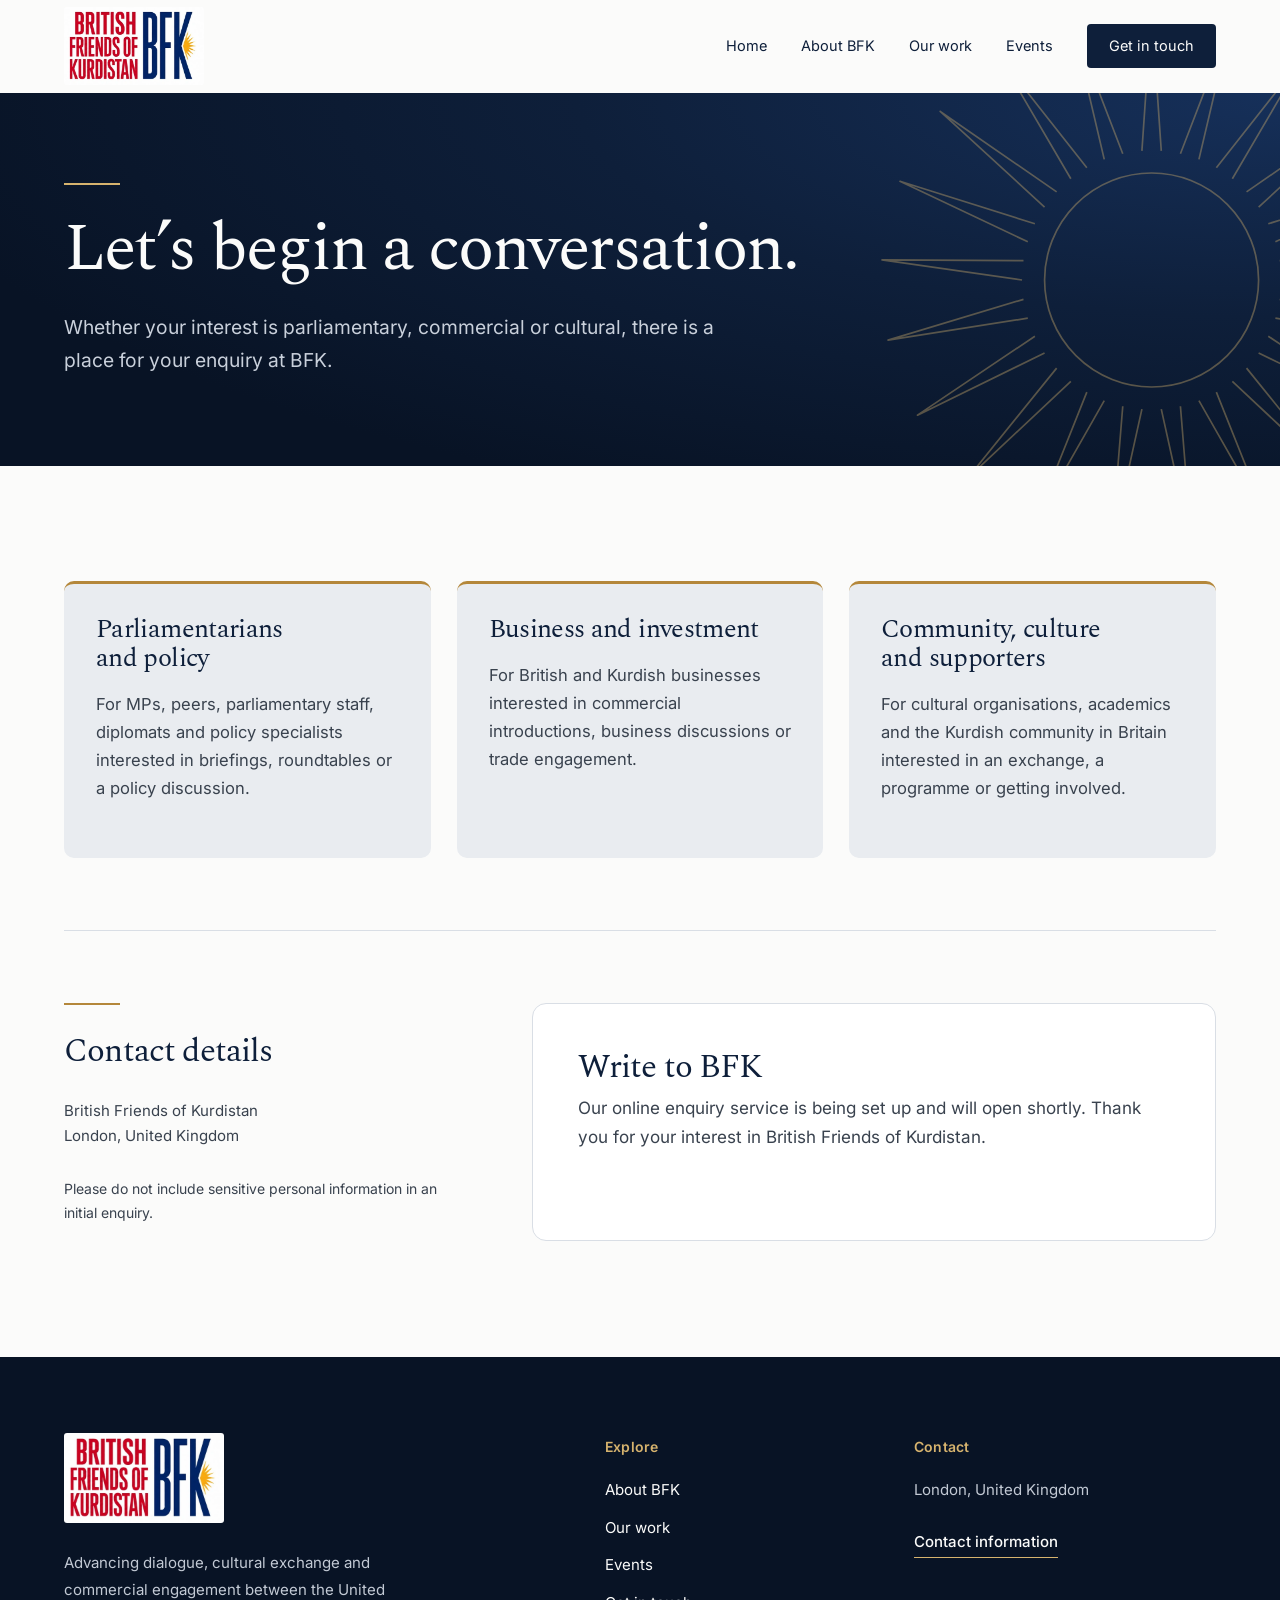
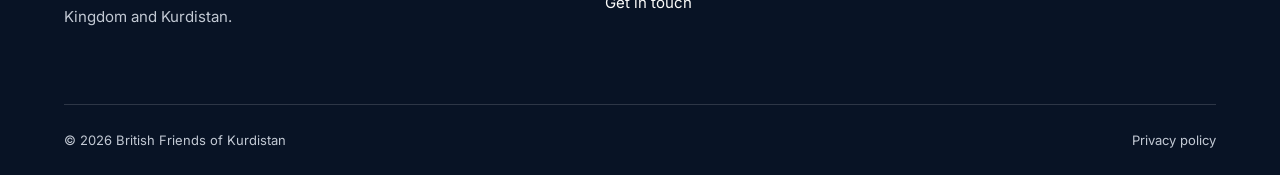
<file: contact.html>
<!DOCTYPE html><html lang="en-GB" dir="ltr"><head><meta charSet="utf-8"/><meta name="viewport" content="width=device-width, initial-scale=1"/><link rel="stylesheet" href="/_next/static/css/index.BovUwK5E.css" data-rsc-css-href="/_next/static/css/index.BovUwK5E.css" data-precedence="vite-rsc/importer-resources"/><link rel="modulepreload" fetchPriority="low" href="/_next/static/chunks/index-D8ma5GLa.js"/><script src="/_next/static/chunks/rolldown-runtime-C60lm6uB.js" type="module" async=""></script><script src="/_next/static/chunks/framework-D_rUT4EX.js" type="module" async=""></script><script src="/_next/static/chunks/navigation-errors-By4dF-Cc.js" type="module" async=""></script><link rel="modulepreload" href="/_next/static/chunks/layout-segment-context-PT6BvHcY.js" crossorigin=""/><link rel="modulepreload" href="/_next/static/chunks/header-CVD21dO8.js" crossorigin=""/><link rel="modulepreload" href="/_next/static/chunks/Icon-Bo9jbUr1.js" crossorigin=""/><title>Contact and get involved | British Friends of Kurdistan</title><meta name="description" content="Contact British Friends of Kurdistan about parliamentary and policy matters, business and investment, or community and cultural exchange."/><meta property="og:title" content="British Friends of Kurdistan"/><meta property="og:description" content="An independent platform for dialogue, cultural exchange and commercial engagement between the United Kingdom and Kurdistan."/><meta property="og:site_name" content="British Friends of Kurdistan"/><meta property="og:type" content="website"/><meta property="og:locale" content="en_GB"/><meta property="og:image" content="https://www.bfk.org.uk/images/og-image.jpg"/><meta property="og:image:width" content="1200"/><meta property="og:image:height" content="630"/><meta property="og:image:alt" content="British Friends of Kurdistan"/><meta name="twitter:card" content="summary_large_image"/><meta name="twitter:title" content="British Friends of Kurdistan"/><meta name="twitter:description" content="Dialogue, cultural exchange and commercial engagement between the United Kingdom and Kurdistan."/><meta name="twitter:image" content="https://www.bfk.org.uk/images/og-image.jpg"/><link rel="icon" href="/favicon.ico" sizes="48x48"/><link rel="icon" href="/favicon-32.png" type="image/png" sizes="32x32"/><link rel="icon" href="/icon-192.png" type="image/png" sizes="192x192"/><link rel="apple-touch-icon" href="/apple-touch-icon.png"/><link rel="manifest" href="/manifest.webmanifest"/><link rel="canonical" href="https://www.bfk.org.uk/contact"/><meta name="theme-color" content="#0E1F3A"/><link rel="preload" href="/fonts/inter-latin.woff2" as="font" type="font/woff2" crossorigin="anonymous"/><link rel="preload" href="/fonts/spectral-regular.woff2" as="font" type="font/woff2" crossorigin="anonymous"/><script>Object.assign(((self[Symbol.for("vinext.navigationRuntime")]??={bootstrap:{routeManifest:null},functions:{}}).bootstrap.rsc??={rsc:[]}),{params:{},nav:{"pathname":"/contact","searchParams":[]}})</script><link rel="modulepreload" href="/_next/static/chunks/index-D8ma5GLa.js" />
</head><body><a class="skip-link" href="#main-content">Skip to content</a><header class="site-header"><div class="container header-inner"><a href="/" aria-label="British Friends of Kurdistan home" class="brand"><span class="official-logo"><img src="/images/bfk-logo.webp" width="480" height="269" alt="British Friends of Kurdistan — BFK"/></span></a><nav class="desktop-nav" aria-label="Main navigation"><a href="/" class="">Home</a><a href="/about" class="">About BFK</a><a href="/our-work" class="">Our work</a><a href="/events" class="">Events</a><a href="/contact" aria-current="page" class="nav-contact">Get in touch</a></nav><div class="mobile-menu"><button class="menu-button" aria-label="Open navigation" type="button" aria-haspopup="dialog" aria-expanded="false" data-state="closed" data-slot="sheet-trigger"><svg xmlns="http://www.w3.org/2000/svg" width="24" height="24" viewBox="0 0 24 24" fill="none" stroke="currentColor" stroke-width="2" stroke-linecap="round" stroke-linejoin="round" class="lucide lucide-menu" aria-hidden="true"><path d="M4 5h16"></path><path d="M4 12h16"></path><path d="M4 19h16"></path></svg><span>Menu</span></button></div></div></header><main id="main-content"><section class="page-intro"><svg class="sun-motif" viewBox="0 0 200 200" aria-hidden="true" focusable="false"><circle cx="100" cy="100" r="38"></circle><path d="M96.56 54.13 L100.00 4.00 L103.44 54.13 M110.24 55.15 L128.30 8.27 L116.81 57.18 M123.00 60.16 L154.08 20.68 L128.68 64.04 M133.72 68.71 L175.06 40.14 L138.01 74.09 M141.44 80.04 L189.36 64.93 L143.96 86.44 M145.49 93.14 L195.73 92.83 L146.00 100.00 M145.49 106.86 L193.59 121.36 L143.96 113.56 M141.44 119.96 L183.14 148.00 L138.01 125.91 M133.72 131.29 L165.30 170.37 L128.68 135.96 M123.00 139.84 L141.65 186.49 L116.81 142.82 M110.24 144.85 L114.31 194.93 L103.44 145.87 M96.56 145.87 L85.69 194.93 L89.76 144.85 M83.19 142.82 L58.35 186.49 L77.00 139.84 M71.32 135.96 L34.70 170.37 L66.28 131.29 M61.99 125.91 L16.86 148.00 L58.56 119.96 M56.04 113.56 L6.41 121.36 L54.51 106.86 M54.00 100.00 L4.27 92.83 L54.51 93.14 M56.04 86.44 L10.64 64.93 L58.56 80.04 M61.99 74.09 L24.94 40.14 L66.28 68.71 M71.32 64.04 L45.92 20.68 L77.00 60.16 M83.19 57.18 L71.70 8.27 L89.76 55.15"></path></svg><div class="container"><span class="brass-rule" aria-hidden="true"></span><h1>Let’s begin a conversation.</h1><p>Whether your interest is parliamentary, commercial or cultural, there is a place for your enquiry at BFK.</p></div></section><section class="section container"><div class="route-trio"><article class="route-option"><h2>Parliamentarians and policy</h2><p>For MPs, peers, parliamentary staff, diplomats and policy specialists interested in briefings, roundtables or a policy discussion.</p></article><article class="route-option"><h2>Business and investment</h2><p>For British and Kurdish businesses interested in commercial introductions, business discussions or trade engagement.</p></article><article class="route-option"><h2>Community, culture and supporters</h2><p>For cultural organisations, academics and the Kurdish community in Britain interested in an exchange, a programme or getting involved.</p></article></div><div class="contact-layout"><div><span class="brass-rule" aria-hidden="true"></span><h2>Contact details</h2><address><p>British Friends of Kurdistan<br/>London, United Kingdom</p></address><p class="form-note">Please do not include sensitive personal information in an initial enquiry.</p></div><div class="contact-form"><h2>Write to BFK</h2><p>Our online enquiry service is being set up and will open shortly. Thank you for your interest in British Friends of Kurdistan.</p></div></div></section></main><footer class="site-footer"><div class="container"><div class="footer-grid"><div class="footer-about"><a href="/" aria-label="British Friends of Kurdistan home"><span class="official-logo"><img src="/images/bfk-logo.webp" width="480" height="269" alt="British Friends of Kurdistan — BFK"/></span></a><p>Advancing dialogue, cultural exchange and commercial engagement between the United Kingdom and Kurdistan.</p></div><div><h2>Explore</h2><nav aria-label="Footer navigation"><a href="/about">About BFK</a><a href="/our-work">Our work</a><a href="/events">Events</a><a href="/contact">Get in touch</a></nav></div><div><h2>Contact</h2><p>London, United Kingdom</p><a href="/contact" class="text-link light">Contact information</a></div></div><div class="footer-bottom"><p>© <!-- -->2026<!-- --> British Friends of Kurdistan</p><a href="/privacy">Privacy policy</a></div></div></footer><script type="application/ld+json">{"@context":"https://schema.org","@type":"Organization","name":"British Friends of Kurdistan","alternateName":"BFK","url":"https://www.bfk.org.uk","logo":"https://www.bfk.org.uk/images/bfk-official-logo.jpeg","description":"An independent London-based organisation advancing dialogue, cultural exchange and commercial engagement between the United Kingdom and Kurdistan.","address":{"@type":"PostalAddress","addressLocality":"London","addressCountry":"GB"}}</script><script type="module" src="/_next/static/chunks/index-D8ma5GLa.js" id="_R_" async=""></script><script>((self[Symbol.for("vinext.navigationRuntime")]??={bootstrap:{routeManifest:null},functions:{}}).bootstrap.rsc??={rsc:[]}).rsc.push("0:{\"page:/contact\":\"$L1\",\"layout:/\":\"$L2\",\"route:/contact\":\"$L3\",\"__route\":\"route:/contact\",\"__interceptionContext\":null,\"__layoutIds\":[\"layout:/\"],\"__rootLayout\":\"/\",\"__bfcacheSegmentIdentities\":{\"layout:/\":\"[\\\"layout\\\",\\\"layout:/\\\",\\\"root-boundary:/\\\",\\\"\\\"]\",\"page:/contact\":\"[\\\"page\\\",\\\"page:/contact\\\",\\\"root-boundary:/\\\",\\\"[\\\\\\\"contact\\\\\\\"]\\\"]\"},\"__srcPage\":[\"contact\",\"page\"],\"__layoutFlags\":{\"layout:/\":\"s\"},\"__artifactCompatibility\":{\"schemaVersion\":1,\"graphVersion\":\"app-route-graph:318aadd87d565b98\",\"deploymentVersion\":\"54be2643-4ae7-4839-b783-0b3f01a9c4ba\",\"appElementsSchemaVersion\":1,\"rscPayloadSchemaVersion\":1,\"rootBoundaryId\":\"/\",\"renderEpoch\":null}}\n")</script><script>((self[Symbol.for("vinext.navigationRuntime")]??={bootstrap:{routeManifest:null},functions:{}}).bootstrap.rsc??={rsc:[]}).rsc.push("4:I[\"11021ebf0d7c\",[],\"default\",1]\n")</script><script>((self[Symbol.for("vinext.navigationRuntime")]??={bootstrap:{routeManifest:null},functions:{}}).bootstrap.rsc??={rsc:[]}).rsc.push("5:I[\"74f944bd09a9\",[],\"Children\",1]\n")</script><script>((self[Symbol.for("vinext.navigationRuntime")]??={bootstrap:{routeManifest:null},functions:{}}).bootstrap.rsc??={rsc:[]}).rsc.push("6:I[\"11021ebf0d7c\",[],\"Wordmark\",1]\n")</script><script>((self[Symbol.for("vinext.navigationRuntime")]??={bootstrap:{routeManifest:null},functions:{}}).bootstrap.rsc??={rsc:[]}).rsc.push("7:I[\"52529b92208a\",[],\"GlobalErrorBoundary\",1]\n")</script><script>((self[Symbol.for("vinext.navigationRuntime")]??={bootstrap:{routeManifest:null},functions:{}}).bootstrap.rsc??={rsc:[]}).rsc.push("8:I[\"18ecf746a395\",[],\"default\",1]\n")</script><script>((self[Symbol.for("vinext.navigationRuntime")]??={bootstrap:{routeManifest:null},functions:{}}).bootstrap.rsc??={rsc:[]}).rsc.push("9:I[\"52529b92208a\",[],\"ErrorBoundary\",1]\n")</script><script>((self[Symbol.for("vinext.navigationRuntime")]??={bootstrap:{routeManifest:null},functions:{}}).bootstrap.rsc??={rsc:[]}).rsc.push("a:I[\"1b73e8b5fbe4\",[],\"LayoutSegmentProvider\",1]\n")</script><script>((self[Symbol.for("vinext.navigationRuntime")]??={bootstrap:{routeManifest:null},functions:{}}).bootstrap.rsc??={rsc:[]}).rsc.push("b:I[\"74f944bd09a9\",[],\"Slot\",1]\n")</script><script>((self[Symbol.for("vinext.navigationRuntime")]??={bootstrap:{routeManifest:null},functions:{}}).bootstrap.rsc??={rsc:[]}).rsc.push("c:I[\"52529b92208a\",[],\"NotFoundBoundary\",1]\n")</script><script>((self[Symbol.for("vinext.navigationRuntime")]??={bootstrap:{routeManifest:null},functions:{}}).bootstrap.rsc??={rsc:[]}).rsc.push("d:I[\"78579b1089e4\",[],\"AppRouterScrollTarget\",1]\n")</script><script>((self[Symbol.for("vinext.navigationRuntime")]??={bootstrap:{routeManifest:null},functions:{}}).bootstrap.rsc??={rsc:[]}).rsc.push("e:I[\"52529b92208a\",[],\"RedirectBoundary\",1]\n")</script><script>((self[Symbol.for("vinext.navigationRuntime")]??={bootstrap:{routeManifest:null},functions:{}}).bootstrap.rsc??={rsc:[]}).rsc.push(":HL[\"/_next/static/css/index.BovUwK5E.css\",\"style\"     ]\n")</script><script>((self[Symbol.for("vinext.navigationRuntime")]??={bootstrap:{routeManifest:null},functions:{}}).bootstrap.rsc??={rsc:[]}).rsc.push(":HL[\"/fonts/inter-latin.woff2\",\"font\",{\"crossOrigin\":\"anonymous\",\"type\":\"font/woff2\"}]\n")</script><script>((self[Symbol.for("vinext.navigationRuntime")]??={bootstrap:{routeManifest:null},functions:{}}).bootstrap.rsc??={rsc:[]}).rsc.push(":HL[\"/fonts/spectral-regular.woff2\",\"font\",{\"crossOrigin\":\"anonymous\",\"type\":\"font/woff2\"}]\n")</script><script>((self[Symbol.for("vinext.navigationRuntime")]??={bootstrap:{routeManifest:null},functions:{}}).bootstrap.rsc??={rsc:[]}).rsc.push("2:[[[\"$\",\"link\",\"css:/_next/static/css/index.BovUwK5E.css\",{\"rel\":\"stylesheet\",\"precedence\":\"vite-rsc/importer-resources\",\"href\":\"/_next/static/css/index.BovUwK5E.css\",\"data-rsc-css-href\":\"/_next/static/css/index.BovUwK5E.css\"}],\"$undefined\"],[\"$\",\"html\",null,{\"lang\":\"en-GB\",\"dir\":\"ltr\",\"children\":[[\"$\",\"head\",null,{\"children\":[[\"$\",\"link\",null,{\"rel\":\"preload\",\"href\":\"/fonts/inter-latin.woff2\",\"as\":\"font\",\"type\":\"font/woff2\",\"crossOrigin\":\"anonymous\"}],[\"$\",\"link\",null,{\"rel\":\"preload\",\"href\":\"/fonts/spectral-regular.woff2\",\"as\":\"font\",\"type\":\"font/woff2\",\"crossOrigin\":\"anonymous\"}]]}],[\"$\",\"body\",null,{\"children\":[[\"$\",\"a\",null,{\"className\":\"skip-link\",\"href\":\"#main-content\",\"children\":\"Skip to content\"}],[\"$\",\"$L4\",null,{}],[\"$\",\"$L5\",null,{}],[\"$\",\"footer\",null,{\"className\":\"site-footer\",\"children\":[\"$\",\"div\",null,{\"className\":\"container\",\"children\":[[\"$\",\"div\",null,{\"className\":\"footer-grid\",\"children\":[[\"$\",\"div\",null,{\"className\":\"footer-about\",\"children\":[[\"$\",\"a\",null,{\"href\":\"/\",\"aria-label\":\"British Friends of Kurdistan home\",\"children\":[\"$\",\"$L6\",null,{}]}],[\"$\",\"p\",null,{\"children\":\"Advancing dialogue, cultural exchange and commercial engagement between the United Kingdom and Kurdistan.\"}]]}],[\"$\",\"div\",null,{\"children\":[[\"$\",\"h2\",null,{\"children\":\"Explore\"}],[\"$\",\"nav\",null,{\"aria-label\":\"Footer navigation\",\"children\":[[\"$\",\"a\",null,{\"href\":\"/about\",\"children\":\"About BFK\"}],[\"$\",\"a\",null,{\"href\":\"/our-work\",\"children\":\"Our work\"}],[\"$\",\"a\",null,{\"href\":\"/events\",\"children\":\"Events\"}],[\"$\",\"a\",null,{\"href\":\"/contact\",\"children\":\"Get in touch\"}]]}]]}],[\"$\",\"div\",null,{\"children\":[[\"$\",\"h2\",null,{\"children\":\"Contact\"}],[\"$\",\"p\",null,{\"children\":\"London, United Kingdom\"}],[\"$\",\"a\",null,{\"href\":\"/contact\",\"className\":\"text-link light\",\"children\":\"Contact information\"}]]}]]}],[\"$\",\"div\",null,{\"className\":\"footer-bottom\",\"children\":[[\"$\",\"p\",null,{\"children\":[\"© \",2026,\" British Friends of Kurdistan\"]}],[\"$\",\"a\",null,{\"href\":\"/privacy\",\"children\":\"Privacy policy\"}]]}]]}]}],[\"$\",\"script\",null,{\"type\":\"application/ld+json\",\"dangerouslySetInnerHTML\":{\"__html\":\"{\\\"@context\\\":\\\"https://schema.org\\\",\\\"@type\\\":\\\"Organization\\\",\\\"name\\\":\\\"British Friends of Kurdistan\\\",\\\"alternateName\\\":\\\"BFK\\\",\\\"url\\\":\\\"https://www.bfk.org.uk\\\",\\\"logo\\\":\\\"https://www.bfk.org.uk/images/bfk-official-logo.jpeg\\\",\\\"description\\\":\\\"An independent London-based organisation advancing dialogue, cultural exchange and commercial engagement between the United Kingdom and Kurdistan.\\\",\\\"address\\\":{\\\"@type\\\":\\\"PostalAddress\\\",\\\"addressLocality\\\":\\\"London\\\",\\\"addressCountry\\\":\\\"GB\\\"}}\"}}]]}]]}]]\n")</script><script>((self[Symbol.for("vinext.navigationRuntime")]??={bootstrap:{routeManifest:null},functions:{}}).bootstrap.rsc??={rsc:[]}).rsc.push("3:[[[\"$\",\"meta\",null,{\"charSet\":\"utf-8\"}],[[\"$\",\"title\",\"0\",{\"children\":\"Contact and get involved | British Friends of Kurdistan\"}],[\"$\",\"meta\",\"1\",{\"name\":\"description\",\"content\":\"Contact British Friends of Kurdistan about parliamentary and policy matters, business and investment, or community and cultural exchange.\"}],[\"$\",\"meta\",\"2\",{\"property\":\"og:title\",\"content\":\"British Friends of Kurdistan\"}],[\"$\",\"meta\",\"3\",{\"property\":\"og:description\",\"content\":\"An independent platform for dialogue, cultural exchange and commercial engagement between the United Kingdom and Kurdistan.\"}],[\"$\",\"meta\",\"4\",{\"property\":\"og:site_name\",\"content\":\"British Friends of Kurdistan\"}],[\"$\",\"meta\",\"5\",{\"property\":\"og:type\",\"content\":\"website\"}],[\"$\",\"meta\",\"6\",{\"property\":\"og:locale\",\"content\":\"en_GB\"}],[\"$\",\"meta\",\"7\",{\"property\":\"og:image\",\"content\":\"https://www.bfk.org.uk/images/og-image.jpg\"}],[\"$\",\"meta\",\"8\",{\"property\":\"og:image:width\",\"content\":\"1200\"}],[\"$\",\"meta\",\"9\",{\"property\":\"og:image:height\",\"content\":\"630\"}],[\"$\",\"meta\",\"10\",{\"property\":\"og:image:alt\",\"content\":\"British Friends of Kurdistan\"}],[\"$\",\"meta\",\"11\",{\"name\":\"twitter:card\",\"content\":\"summary_large_image\"}],[\"$\",\"meta\",\"12\",{\"name\":\"twitter:title\",\"content\":\"British Friends of Kurdistan\"}],[\"$\",\"meta\",\"13\",{\"name\":\"twitter:description\",\"content\":\"Dialogue, cultural exchange and commercial engagement between the United Kingdom and Kurdistan.\"}],[\"$\",\"meta\",\"14\",{\"name\":\"twitter:image\",\"content\":\"https://www.bfk.org.uk/images/og-image.jpg\"}],[\"$\",\"link\",\"15\",{\"data-vinext-streamed-icon\":\"$undefined\",\"rel\":\"icon\",\"href\":\"/favicon.ico\",\"type\":\"$undefined\",\"sizes\":\"48x48\",\"color\":\"$undefined\",\"media\":\"$undefined\",\"fetchPriority\":\"$undefined\"}],[\"$\",\"link\",\"16\",{\"data-vinext-streamed-icon\":\"$undefined\",\"rel\":\"icon\",\"href\":\"/favicon-32.png\",\"type\":\"image/png\",\"sizes\":\"32x32\",\"color\":\"$undefined\",\"media\":\"$undefined\",\"fetchPriority\":\"$undefined\"}],[\"$\",\"link\",\"17\",{\"data-vinext-streamed-icon\":\"$undefined\",\"rel\":\"icon\",\"href\":\"/icon-192.png\",\"type\":\"image/png\",\"sizes\":\"192x192\",\"color\":\"$undefined\",\"media\":\"$undefined\",\"fetchPriority\":\"$undefined\"}],[\"$\",\"link\",\"18\",{\"data-vinext-streamed-icon\":\"$undefined\",\"rel\":\"apple-touch-icon\",\"href\":\"/apple-touch-icon.png\",\"type\":\"$undefined\",\"sizes\":\"$undefined\",\"color\":\"$undefined\",\"media\":\"$undefined\",\"fetchPriority\":\"$undefined\"}],[\"$\",\"link\",\"19\",{\"rel\":\"manifest\",\"href\":\"/manifest.webmanifest\"}],[\"$\",\"link\",\"20\",{\"rel\":\"canonical\",\"href\":\"https://www.bfk.org.uk/contact\"}]],[[\"$\",\"meta\",\"0\",{\"name\":\"viewport\",\"content\":\"width=device-width, initial-scale=1\"}],[\"$\",\"meta\",\"1\",{\"name\":\"theme-color\",\"content\":\"#0E1F3A\"}]]],[\"$\",\"$L7\",null,{\"fallback\":\"$8\",\"children\":[\"$\",\"$L9\",null,{\"fallback\":\"$8\",\"children\":[\"$\",\"$La\",null,{\"providerId\":\"layout:/\",\"segmentMap\":{\"children\":[\"contact\"]},\"children\":[\"$\",\"$Lb\",null,{\"id\":\"layout:/\",\"parallelSlots\":\"$undefined\",\"children\":[\"$\",\"$Lc\",null,{\"resetKey\":\"contact\",\"fallback\":[\"$\",\"main\",null,{\"id\":\"main-content\",\"className\":\"container not-found\",\"children\":[[\"$\",\"span\",null,{\"className\":\"brass-rule\",\"aria-hidden\":\"true\"}],[\"$\",\"h1\",null,{\"children\":\"We couldn’t find that page.\"}],[\"$\",\"p\",null,{\"children\":\"The page may have moved or the address may be incomplete. You can return to the homepage or find the right contact at BFK.\"}],[\"$\",\"div\",null,{\"className\":\"actions\",\"children\":[[\"$\",\"a\",null,{\"href\":\"/\",\"className\":\"button dark\",\"children\":\"Back to home\"}],[\"$\",\"a\",null,{\"href\":\"/contact\",\"className\":\"text-link\",\"children\":\"Get in touch\"}]]}]]}],\"children\":[\"$\",\"$Lc\",null,{\"resetKey\":\"[\\\"contact\\\"]\",\"fallback\":[\"$\",\"main\",null,{\"id\":\"main-content\",\"className\":\"container not-found\",\"children\":[[\"$\",\"span\",null,{\"className\":\"brass-rule\",\"aria-hidden\":\"true\"}],[\"$\",\"h1\",null,{\"children\":\"We couldn’t find that page.\"}],[\"$\",\"p\",null,{\"children\":\"The page may have moved or the address may be incomplete. You can return to the homepage or find the right contact at BFK.\"}],[\"$\",\"div\",null,{\"className\":\"actions\",\"children\":[[\"$\",\"a\",null,{\"href\":\"/\",\"className\":\"button dark\",\"children\":\"Back to home\"}],[\"$\",\"a\",null,{\"href\":\"/contact\",\"className\":\"text-link\",\"children\":\"Get in touch\"}]]}]]}],\"children\":[\"$\",\"$Ld\",null,{\"children\":[\"$\",\"$Le\",null,{\"children\":[[\"$\",\"$La\",null,{\"providerId\":\"page:/contact\",\"segmentMap\":{\"children\":[\"__PAGE__\"]},\"children\":[\"$\",\"$Lb\",null,{\"id\":\"page:/contact\"}]}],null]}]}]}]}]}]}]}]}],null,null]\n")</script><script>((self[Symbol.for("vinext.navigationRuntime")]??={bootstrap:{routeManifest:null},functions:{}}).bootstrap.rsc??={rsc:[]}).rsc.push("1:[\"$\",\"main\",null,{\"id\":\"main-content\",\"children\":[[\"$\",\"section\",null,{\"className\":\"page-intro\",\"children\":[[\"$\",\"svg\",null,{\"className\":\"sun-motif\",\"viewBox\":\"0 0 200 200\",\"aria-hidden\":\"true\",\"focusable\":\"false\",\"children\":[[\"$\",\"circle\",null,{\"cx\":\"100\",\"cy\":\"100\",\"r\":\"38\"}],[\"$\",\"path\",null,{\"d\":\"M96.56 54.13 L100.00 4.00 L103.44 54.13 M110.24 55.15 L128.30 8.27 L116.81 57.18 M123.00 60.16 L154.08 20.68 L128.68 64.04 M133.72 68.71 L175.06 40.14 L138.01 74.09 M141.44 80.04 L189.36 64.93 L143.96 86.44 M145.49 93.14 L195.73 92.83 L146.00 100.00 M145.49 106.86 L193.59 121.36 L143.96 113.56 M141.44 119.96 L183.14 148.00 L138.01 125.91 M133.72 131.29 L165.30 170.37 L128.68 135.96 M123.00 139.84 L141.65 186.49 L116.81 142.82 M110.24 144.85 L114.31 194.93 L103.44 145.87 M96.56 145.87 L85.69 194.93 L89.76 144.85 M83.19 142.82 L58.35 186.49 L77.00 139.84 M71.32 135.96 L34.70 170.37 L66.28 131.29 M61.99 125.91 L16.86 148.00 L58.56 119.96 M56.04 113.56 L6.41 121.36 L54.51 106.86 M54.00 100.00 L4.27 92.83 L54.51 93.14 M56.04 86.44 L10.64 64.93 L58.56 80.04 M61.99 74.09 L24.94 40.14 L66.28 68.71 M71.32 64.04 L45.92 20.68 L77.00 60.16 M83.19 57.18 L71.70 8.27 L89.76 55.15\"}]]}],[\"$\",\"div\",null,{\"className\":\"container\",\"children\":[[\"$\",\"span\",null,{\"className\":\"brass-rule\",\"aria-hidden\":\"true\"}],[\"$\",\"h1\",null,{\"children\":\"Let’s begin a conversation.\"}],[\"$\",\"p\",null,{\"children\":\"Whether your interest is parliamentary, commercial or cultural, there is a place for your enquiry at BFK.\"}]]}]]}],[\"$\",\"section\",null,{\"className\":\"section container\",\"children\":[[\"$\",\"div\",null,{\"className\":\"route-trio\",\"children\":[[\"$\",\"article\",\"policy\",{\"className\":\"route-option\",\"children\":[[\"$\",\"h2\",null,{\"children\":\"Parliamentarians and policy\"}],[\"$\",\"p\",null,{\"children\":\"For MPs, peers, parliamentary staff, diplomats and policy specialists interested in briefings, roundtables or a policy discussion.\"}]]}],[\"$\",\"article\",\"business\",{\"className\":\"route-option\",\"children\":[[\"$\",\"h2\",null,{\"children\":\"Business and investment\"}],[\"$\",\"p\",null,{\"children\":\"For British and Kurdish businesses interested in commercial introductions, business discussions or trade engagement.\"}]]}],[\"$\",\"article\",\"community\",{\"className\":\"route-option\",\"children\":[[\"$\",\"h2\",null,{\"children\":\"Community, culture and supporters\"}],[\"$\",\"p\",null,{\"children\":\"For cultural organisations, academics and the Kurdish community in Britain interested in an exchange, a programme or getting involved.\"}]]}]]}],[\"$\",\"div\",null,{\"className\":\"contact-layout\",\"children\":[[\"$\",\"div\",null,{\"children\":[[\"$\",\"span\",null,{\"className\":\"brass-rule\",\"aria-hidden\":\"true\"}],[\"$\",\"h2\",null,{\"children\":\"Contact details\"}],[\"$\",\"address\",null,{\"children\":[\"$\",\"p\",null,{\"children\":[\"British Friends of Kurdistan\",[\"$\",\"br\",null,{}],\"London, United Kingdom\"]}]}],[\"$\",\"p\",null,{\"className\":\"form-note\",\"children\":\"Please do not include sensitive personal information in an initial enquiry.\"}]]}],[\"$\",\"div\",null,{\"className\":\"contact-form\",\"children\":[[\"$\",\"h2\",null,{\"children\":\"Write to BFK\"}],[\"$\",\"p\",null,{\"children\":\"Our online enquiry service is being set up and will open shortly. Thank you for your interest in British Friends of Kurdistan.\"}]]}]]}]]}]]}]\n")</script><script>Object.assign(((self[Symbol.for("vinext.navigationRuntime")]??={bootstrap:{routeManifest:null},functions:{}}).bootstrap.rsc??={rsc:[]}),{"initialCacheKind":"static"});((self[Symbol.for("vinext.navigationRuntime")]??={bootstrap:{routeManifest:null},functions:{}}).bootstrap.rsc??={rsc:[]}).done=true</script></body></html>
</file>
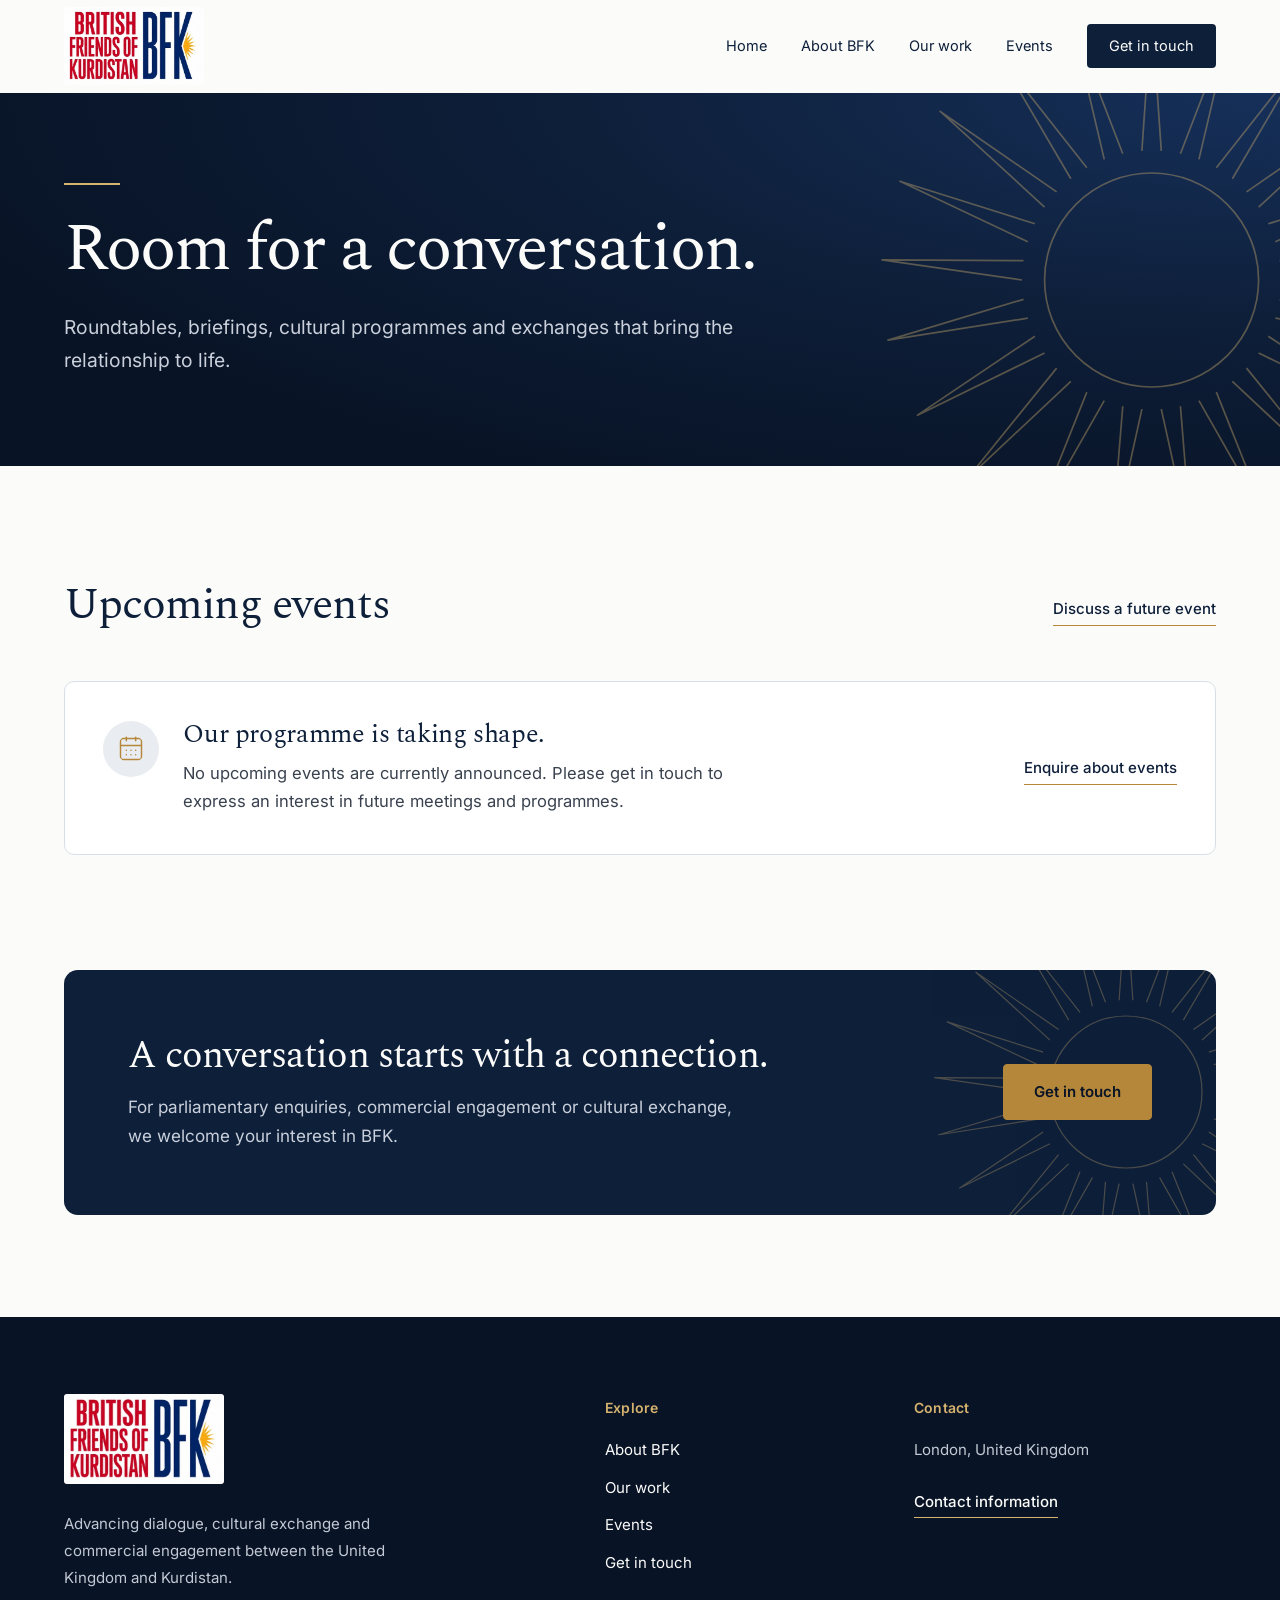
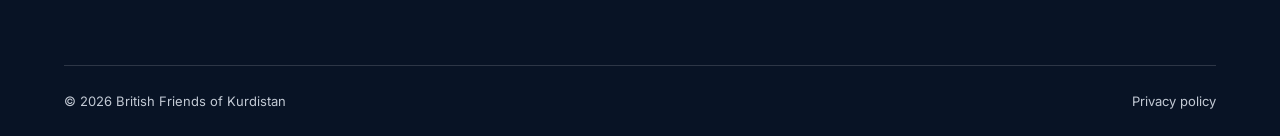
<file: events.html>
<!DOCTYPE html><html lang="en-GB" dir="ltr"><head><meta charSet="utf-8"/><meta name="viewport" content="width=device-width, initial-scale=1"/><link rel="stylesheet" href="/_next/static/css/index.BovUwK5E.css" data-rsc-css-href="/_next/static/css/index.BovUwK5E.css" data-precedence="vite-rsc/importer-resources"/><link rel="modulepreload" fetchPriority="low" href="/_next/static/chunks/index-D8ma5GLa.js"/><script src="/_next/static/chunks/rolldown-runtime-C60lm6uB.js" type="module" async=""></script><script src="/_next/static/chunks/framework-D_rUT4EX.js" type="module" async=""></script><script src="/_next/static/chunks/navigation-errors-By4dF-Cc.js" type="module" async=""></script><link rel="modulepreload" href="/_next/static/chunks/layout-segment-context-PT6BvHcY.js" crossorigin=""/><link rel="modulepreload" href="/_next/static/chunks/header-CVD21dO8.js" crossorigin=""/><link rel="modulepreload" href="/_next/static/chunks/Icon-Bo9jbUr1.js" crossorigin=""/><title>Events | British Friends of Kurdistan</title><meta name="description" content="Meetings, roundtables, briefings and cultural programmes bringing people together through British Friends of Kurdistan."/><meta property="og:title" content="British Friends of Kurdistan"/><meta property="og:description" content="An independent platform for dialogue, cultural exchange and commercial engagement between the United Kingdom and Kurdistan."/><meta property="og:site_name" content="British Friends of Kurdistan"/><meta property="og:type" content="website"/><meta property="og:locale" content="en_GB"/><meta property="og:image" content="https://www.bfk.org.uk/images/og-image.jpg"/><meta property="og:image:width" content="1200"/><meta property="og:image:height" content="630"/><meta property="og:image:alt" content="British Friends of Kurdistan"/><meta name="twitter:card" content="summary_large_image"/><meta name="twitter:title" content="British Friends of Kurdistan"/><meta name="twitter:description" content="Dialogue, cultural exchange and commercial engagement between the United Kingdom and Kurdistan."/><meta name="twitter:image" content="https://www.bfk.org.uk/images/og-image.jpg"/><link rel="icon" href="/favicon.ico" sizes="48x48"/><link rel="icon" href="/favicon-32.png" type="image/png" sizes="32x32"/><link rel="icon" href="/icon-192.png" type="image/png" sizes="192x192"/><link rel="apple-touch-icon" href="/apple-touch-icon.png"/><link rel="manifest" href="/manifest.webmanifest"/><link rel="canonical" href="https://www.bfk.org.uk/events"/><meta name="theme-color" content="#0E1F3A"/><link rel="preload" href="/fonts/inter-latin.woff2" as="font" type="font/woff2" crossorigin="anonymous"/><link rel="preload" href="/fonts/spectral-regular.woff2" as="font" type="font/woff2" crossorigin="anonymous"/><script>Object.assign(((self[Symbol.for("vinext.navigationRuntime")]??={bootstrap:{routeManifest:null},functions:{}}).bootstrap.rsc??={rsc:[]}),{params:{},nav:{"pathname":"/events","searchParams":[]}})</script><link rel="modulepreload" href="/_next/static/chunks/index-D8ma5GLa.js" />
</head><body><a class="skip-link" href="#main-content">Skip to content</a><header class="site-header"><div class="container header-inner"><a href="/" aria-label="British Friends of Kurdistan home" class="brand"><span class="official-logo"><img src="/images/bfk-logo.webp" width="480" height="269" alt="British Friends of Kurdistan — BFK"/></span></a><nav class="desktop-nav" aria-label="Main navigation"><a href="/" class="">Home</a><a href="/about" class="">About BFK</a><a href="/our-work" class="">Our work</a><a href="/events" aria-current="page" class="">Events</a><a href="/contact" class="nav-contact">Get in touch</a></nav><div class="mobile-menu"><button class="menu-button" aria-label="Open navigation" type="button" aria-haspopup="dialog" aria-expanded="false" data-state="closed" data-slot="sheet-trigger"><svg xmlns="http://www.w3.org/2000/svg" width="24" height="24" viewBox="0 0 24 24" fill="none" stroke="currentColor" stroke-width="2" stroke-linecap="round" stroke-linejoin="round" class="lucide lucide-menu" aria-hidden="true"><path d="M4 5h16"></path><path d="M4 12h16"></path><path d="M4 19h16"></path></svg><span>Menu</span></button></div></div></header><main id="main-content"><section class="page-intro"><svg class="sun-motif" viewBox="0 0 200 200" aria-hidden="true" focusable="false"><circle cx="100" cy="100" r="38"></circle><path d="M96.56 54.13 L100.00 4.00 L103.44 54.13 M110.24 55.15 L128.30 8.27 L116.81 57.18 M123.00 60.16 L154.08 20.68 L128.68 64.04 M133.72 68.71 L175.06 40.14 L138.01 74.09 M141.44 80.04 L189.36 64.93 L143.96 86.44 M145.49 93.14 L195.73 92.83 L146.00 100.00 M145.49 106.86 L193.59 121.36 L143.96 113.56 M141.44 119.96 L183.14 148.00 L138.01 125.91 M133.72 131.29 L165.30 170.37 L128.68 135.96 M123.00 139.84 L141.65 186.49 L116.81 142.82 M110.24 144.85 L114.31 194.93 L103.44 145.87 M96.56 145.87 L85.69 194.93 L89.76 144.85 M83.19 142.82 L58.35 186.49 L77.00 139.84 M71.32 135.96 L34.70 170.37 L66.28 131.29 M61.99 125.91 L16.86 148.00 L58.56 119.96 M56.04 113.56 L6.41 121.36 L54.51 106.86 M54.00 100.00 L4.27 92.83 L54.51 93.14 M56.04 86.44 L10.64 64.93 L58.56 80.04 M61.99 74.09 L24.94 40.14 L66.28 68.71 M71.32 64.04 L45.92 20.68 L77.00 60.16 M83.19 57.18 L71.70 8.27 L89.76 55.15"></path></svg><div class="container"><span class="brass-rule" aria-hidden="true"></span><h1>Room for a conversation.</h1><p>Roundtables, briefings, cultural programmes and exchanges that bring the relationship to life.</p></div></section><section class="section container"><div class="section-heading"><h2>Upcoming events</h2><a href="/contact" class="text-link">Discuss a future event</a></div><div><div class="bfk-empty"><div class="bfk-empty-main"><svg xmlns="http://www.w3.org/2000/svg" width="24" height="24" viewBox="0 0 24 24" fill="none" stroke="currentColor" stroke-width="1.25" stroke-linecap="round" stroke-linejoin="round" class="lucide lucide-calendar-days bfk-empty-icon" aria-hidden="true"><path d="M8 2v3"></path><path d="M16 2v3"></path><rect x="3" y="3" width="18" height="18" rx="2"></rect><path d="M3 9h18"></path><path d="M8 13h.01"></path><path d="M12 13h.01"></path><path d="M16 13h.01"></path><path d="M8 17h.01"></path><path d="M12 17h.01"></path><path d="M16 17h.01"></path></svg><div><h3>Our programme is taking shape.</h3><p>No upcoming events are currently announced. Please get in touch to express an interest in future meetings and programmes.</p></div></div><a href="/contact" class="text-link">Enquire about events</a></div></div></section><section class="contact-invitation"><div class="container invitation-inner"><svg class="sun-motif" viewBox="0 0 200 200" aria-hidden="true" focusable="false"><circle cx="100" cy="100" r="38"></circle><path d="M96.56 54.13 L100.00 4.00 L103.44 54.13 M110.24 55.15 L128.30 8.27 L116.81 57.18 M123.00 60.16 L154.08 20.68 L128.68 64.04 M133.72 68.71 L175.06 40.14 L138.01 74.09 M141.44 80.04 L189.36 64.93 L143.96 86.44 M145.49 93.14 L195.73 92.83 L146.00 100.00 M145.49 106.86 L193.59 121.36 L143.96 113.56 M141.44 119.96 L183.14 148.00 L138.01 125.91 M133.72 131.29 L165.30 170.37 L128.68 135.96 M123.00 139.84 L141.65 186.49 L116.81 142.82 M110.24 144.85 L114.31 194.93 L103.44 145.87 M96.56 145.87 L85.69 194.93 L89.76 144.85 M83.19 142.82 L58.35 186.49 L77.00 139.84 M71.32 135.96 L34.70 170.37 L66.28 131.29 M61.99 125.91 L16.86 148.00 L58.56 119.96 M56.04 113.56 L6.41 121.36 L54.51 106.86 M54.00 100.00 L4.27 92.83 L54.51 93.14 M56.04 86.44 L10.64 64.93 L58.56 80.04 M61.99 74.09 L24.94 40.14 L66.28 68.71 M71.32 64.04 L45.92 20.68 L77.00 60.16 M83.19 57.18 L71.70 8.27 L89.76 55.15"></path></svg><div><h2>A conversation starts with a connection.</h2><p>For parliamentary enquiries, commercial engagement or cultural exchange, we welcome your interest in BFK.</p></div><a href="/contact" class="button dark">Get in touch</a></div></section></main><footer class="site-footer"><div class="container"><div class="footer-grid"><div class="footer-about"><a href="/" aria-label="British Friends of Kurdistan home"><span class="official-logo"><img src="/images/bfk-logo.webp" width="480" height="269" alt="British Friends of Kurdistan — BFK"/></span></a><p>Advancing dialogue, cultural exchange and commercial engagement between the United Kingdom and Kurdistan.</p></div><div><h2>Explore</h2><nav aria-label="Footer navigation"><a href="/about">About BFK</a><a href="/our-work">Our work</a><a href="/events">Events</a><a href="/contact">Get in touch</a></nav></div><div><h2>Contact</h2><p>London, United Kingdom</p><a href="/contact" class="text-link light">Contact information</a></div></div><div class="footer-bottom"><p>© <!-- -->2026<!-- --> British Friends of Kurdistan</p><a href="/privacy">Privacy policy</a></div></div></footer><script type="application/ld+json">{"@context":"https://schema.org","@type":"Organization","name":"British Friends of Kurdistan","alternateName":"BFK","url":"https://www.bfk.org.uk","logo":"https://www.bfk.org.uk/images/bfk-official-logo.jpeg","description":"An independent London-based organisation advancing dialogue, cultural exchange and commercial engagement between the United Kingdom and Kurdistan.","address":{"@type":"PostalAddress","addressLocality":"London","addressCountry":"GB"}}</script><script type="module" src="/_next/static/chunks/index-D8ma5GLa.js" id="_R_" async=""></script><script>((self[Symbol.for("vinext.navigationRuntime")]??={bootstrap:{routeManifest:null},functions:{}}).bootstrap.rsc??={rsc:[]}).rsc.push("0:{\"page:/events\":\"$L1\",\"layout:/\":\"$L2\",\"route:/events\":\"$L3\",\"__route\":\"route:/events\",\"__interceptionContext\":null,\"__layoutIds\":[\"layout:/\"],\"__rootLayout\":\"/\",\"__bfcacheSegmentIdentities\":{\"layout:/\":\"[\\\"layout\\\",\\\"layout:/\\\",\\\"root-boundary:/\\\",\\\"\\\"]\",\"page:/events\":\"[\\\"page\\\",\\\"page:/events\\\",\\\"root-boundary:/\\\",\\\"[\\\\\\\"events\\\\\\\"]\\\"]\"},\"__srcPage\":[\"events\",\"page\"],\"__layoutFlags\":{\"layout:/\":\"s\"},\"__artifactCompatibility\":{\"schemaVersion\":1,\"graphVersion\":\"app-route-graph:be5083676112643c\",\"deploymentVersion\":\"54be2643-4ae7-4839-b783-0b3f01a9c4ba\",\"appElementsSchemaVersion\":1,\"rscPayloadSchemaVersion\":1,\"rootBoundaryId\":\"/\",\"renderEpoch\":null}}\n")</script><script>((self[Symbol.for("vinext.navigationRuntime")]??={bootstrap:{routeManifest:null},functions:{}}).bootstrap.rsc??={rsc:[]}).rsc.push("4:I[\"11021ebf0d7c\",[],\"default\",1]\n")</script><script>((self[Symbol.for("vinext.navigationRuntime")]??={bootstrap:{routeManifest:null},functions:{}}).bootstrap.rsc??={rsc:[]}).rsc.push("5:I[\"74f944bd09a9\",[],\"Children\",1]\n")</script><script>((self[Symbol.for("vinext.navigationRuntime")]??={bootstrap:{routeManifest:null},functions:{}}).bootstrap.rsc??={rsc:[]}).rsc.push("6:I[\"11021ebf0d7c\",[],\"Wordmark\",1]\n")</script><script>((self[Symbol.for("vinext.navigationRuntime")]??={bootstrap:{routeManifest:null},functions:{}}).bootstrap.rsc??={rsc:[]}).rsc.push("7:I[\"52529b92208a\",[],\"GlobalErrorBoundary\",1]\n")</script><script>((self[Symbol.for("vinext.navigationRuntime")]??={bootstrap:{routeManifest:null},functions:{}}).bootstrap.rsc??={rsc:[]}).rsc.push("8:I[\"18ecf746a395\",[],\"default\",1]\n")</script><script>((self[Symbol.for("vinext.navigationRuntime")]??={bootstrap:{routeManifest:null},functions:{}}).bootstrap.rsc??={rsc:[]}).rsc.push("9:I[\"52529b92208a\",[],\"ErrorBoundary\",1]\n")</script><script>((self[Symbol.for("vinext.navigationRuntime")]??={bootstrap:{routeManifest:null},functions:{}}).bootstrap.rsc??={rsc:[]}).rsc.push("a:I[\"1b73e8b5fbe4\",[],\"LayoutSegmentProvider\",1]\n")</script><script>((self[Symbol.for("vinext.navigationRuntime")]??={bootstrap:{routeManifest:null},functions:{}}).bootstrap.rsc??={rsc:[]}).rsc.push("b:I[\"74f944bd09a9\",[],\"Slot\",1]\n")</script><script>((self[Symbol.for("vinext.navigationRuntime")]??={bootstrap:{routeManifest:null},functions:{}}).bootstrap.rsc??={rsc:[]}).rsc.push("c:I[\"52529b92208a\",[],\"NotFoundBoundary\",1]\n")</script><script>((self[Symbol.for("vinext.navigationRuntime")]??={bootstrap:{routeManifest:null},functions:{}}).bootstrap.rsc??={rsc:[]}).rsc.push("d:I[\"78579b1089e4\",[],\"AppRouterScrollTarget\",1]\n")</script><script>((self[Symbol.for("vinext.navigationRuntime")]??={bootstrap:{routeManifest:null},functions:{}}).bootstrap.rsc??={rsc:[]}).rsc.push("e:I[\"52529b92208a\",[],\"RedirectBoundary\",1]\n")</script><script>((self[Symbol.for("vinext.navigationRuntime")]??={bootstrap:{routeManifest:null},functions:{}}).bootstrap.rsc??={rsc:[]}).rsc.push(":HL[\"/_next/static/css/index.BovUwK5E.css\",\"style\"     ]\n")</script><script>((self[Symbol.for("vinext.navigationRuntime")]??={bootstrap:{routeManifest:null},functions:{}}).bootstrap.rsc??={rsc:[]}).rsc.push(":HL[\"/fonts/inter-latin.woff2\",\"font\",{\"crossOrigin\":\"anonymous\",\"type\":\"font/woff2\"}]\n")</script><script>((self[Symbol.for("vinext.navigationRuntime")]??={bootstrap:{routeManifest:null},functions:{}}).bootstrap.rsc??={rsc:[]}).rsc.push(":HL[\"/fonts/spectral-regular.woff2\",\"font\",{\"crossOrigin\":\"anonymous\",\"type\":\"font/woff2\"}]\n")</script><script>((self[Symbol.for("vinext.navigationRuntime")]??={bootstrap:{routeManifest:null},functions:{}}).bootstrap.rsc??={rsc:[]}).rsc.push("2:[[[\"$\",\"link\",\"css:/_next/static/css/index.BovUwK5E.css\",{\"rel\":\"stylesheet\",\"precedence\":\"vite-rsc/importer-resources\",\"href\":\"/_next/static/css/index.BovUwK5E.css\",\"data-rsc-css-href\":\"/_next/static/css/index.BovUwK5E.css\"}],\"$undefined\"],[\"$\",\"html\",null,{\"lang\":\"en-GB\",\"dir\":\"ltr\",\"children\":[[\"$\",\"head\",null,{\"children\":[[\"$\",\"link\",null,{\"rel\":\"preload\",\"href\":\"/fonts/inter-latin.woff2\",\"as\":\"font\",\"type\":\"font/woff2\",\"crossOrigin\":\"anonymous\"}],[\"$\",\"link\",null,{\"rel\":\"preload\",\"href\":\"/fonts/spectral-regular.woff2\",\"as\":\"font\",\"type\":\"font/woff2\",\"crossOrigin\":\"anonymous\"}]]}],[\"$\",\"body\",null,{\"children\":[[\"$\",\"a\",null,{\"className\":\"skip-link\",\"href\":\"#main-content\",\"children\":\"Skip to content\"}],[\"$\",\"$L4\",null,{}],[\"$\",\"$L5\",null,{}],[\"$\",\"footer\",null,{\"className\":\"site-footer\",\"children\":[\"$\",\"div\",null,{\"className\":\"container\",\"children\":[[\"$\",\"div\",null,{\"className\":\"footer-grid\",\"children\":[[\"$\",\"div\",null,{\"className\":\"footer-about\",\"children\":[[\"$\",\"a\",null,{\"href\":\"/\",\"aria-label\":\"British Friends of Kurdistan home\",\"children\":[\"$\",\"$L6\",null,{}]}],[\"$\",\"p\",null,{\"children\":\"Advancing dialogue, cultural exchange and commercial engagement between the United Kingdom and Kurdistan.\"}]]}],[\"$\",\"div\",null,{\"children\":[[\"$\",\"h2\",null,{\"children\":\"Explore\"}],[\"$\",\"nav\",null,{\"aria-label\":\"Footer navigation\",\"children\":[[\"$\",\"a\",null,{\"href\":\"/about\",\"children\":\"About BFK\"}],[\"$\",\"a\",null,{\"href\":\"/our-work\",\"children\":\"Our work\"}],[\"$\",\"a\",null,{\"href\":\"/events\",\"children\":\"Events\"}],[\"$\",\"a\",null,{\"href\":\"/contact\",\"children\":\"Get in touch\"}]]}]]}],[\"$\",\"div\",null,{\"children\":[[\"$\",\"h2\",null,{\"children\":\"Contact\"}],[\"$\",\"p\",null,{\"children\":\"London, United Kingdom\"}],[\"$\",\"a\",null,{\"href\":\"/contact\",\"className\":\"text-link light\",\"children\":\"Contact information\"}]]}]]}],[\"$\",\"div\",null,{\"className\":\"footer-bottom\",\"children\":[[\"$\",\"p\",null,{\"children\":[\"© \",2026,\" British Friends of Kurdistan\"]}],[\"$\",\"a\",null,{\"href\":\"/privacy\",\"children\":\"Privacy policy\"}]]}]]}]}],[\"$\",\"script\",null,{\"type\":\"application/ld+json\",\"dangerouslySetInnerHTML\":{\"__html\":\"{\\\"@context\\\":\\\"https://schema.org\\\",\\\"@type\\\":\\\"Organization\\\",\\\"name\\\":\\\"British Friends of Kurdistan\\\",\\\"alternateName\\\":\\\"BFK\\\",\\\"url\\\":\\\"https://www.bfk.org.uk\\\",\\\"logo\\\":\\\"https://www.bfk.org.uk/images/bfk-official-logo.jpeg\\\",\\\"description\\\":\\\"An independent London-based organisation advancing dialogue, cultural exchange and commercial engagement between the United Kingdom and Kurdistan.\\\",\\\"address\\\":{\\\"@type\\\":\\\"PostalAddress\\\",\\\"addressLocality\\\":\\\"London\\\",\\\"addressCountry\\\":\\\"GB\\\"}}\"}}]]}]]}]]\n")</script><script>((self[Symbol.for("vinext.navigationRuntime")]??={bootstrap:{routeManifest:null},functions:{}}).bootstrap.rsc??={rsc:[]}).rsc.push("3:[[[\"$\",\"meta\",null,{\"charSet\":\"utf-8\"}],[[\"$\",\"title\",\"0\",{\"children\":\"Events | British Friends of Kurdistan\"}],[\"$\",\"meta\",\"1\",{\"name\":\"description\",\"content\":\"Meetings, roundtables, briefings and cultural programmes bringing people together through British Friends of Kurdistan.\"}],[\"$\",\"meta\",\"2\",{\"property\":\"og:title\",\"content\":\"British Friends of Kurdistan\"}],[\"$\",\"meta\",\"3\",{\"property\":\"og:description\",\"content\":\"An independent platform for dialogue, cultural exchange and commercial engagement between the United Kingdom and Kurdistan.\"}],[\"$\",\"meta\",\"4\",{\"property\":\"og:site_name\",\"content\":\"British Friends of Kurdistan\"}],[\"$\",\"meta\",\"5\",{\"property\":\"og:type\",\"content\":\"website\"}],[\"$\",\"meta\",\"6\",{\"property\":\"og:locale\",\"content\":\"en_GB\"}],[\"$\",\"meta\",\"7\",{\"property\":\"og:image\",\"content\":\"https://www.bfk.org.uk/images/og-image.jpg\"}],[\"$\",\"meta\",\"8\",{\"property\":\"og:image:width\",\"content\":\"1200\"}],[\"$\",\"meta\",\"9\",{\"property\":\"og:image:height\",\"content\":\"630\"}],[\"$\",\"meta\",\"10\",{\"property\":\"og:image:alt\",\"content\":\"British Friends of Kurdistan\"}],[\"$\",\"meta\",\"11\",{\"name\":\"twitter:card\",\"content\":\"summary_large_image\"}],[\"$\",\"meta\",\"12\",{\"name\":\"twitter:title\",\"content\":\"British Friends of Kurdistan\"}],[\"$\",\"meta\",\"13\",{\"name\":\"twitter:description\",\"content\":\"Dialogue, cultural exchange and commercial engagement between the United Kingdom and Kurdistan.\"}],[\"$\",\"meta\",\"14\",{\"name\":\"twitter:image\",\"content\":\"https://www.bfk.org.uk/images/og-image.jpg\"}],[\"$\",\"link\",\"15\",{\"data-vinext-streamed-icon\":\"$undefined\",\"rel\":\"icon\",\"href\":\"/favicon.ico\",\"type\":\"$undefined\",\"sizes\":\"48x48\",\"color\":\"$undefined\",\"media\":\"$undefined\",\"fetchPriority\":\"$undefined\"}],[\"$\",\"link\",\"16\",{\"data-vinext-streamed-icon\":\"$undefined\",\"rel\":\"icon\",\"href\":\"/favicon-32.png\",\"type\":\"image/png\",\"sizes\":\"32x32\",\"color\":\"$undefined\",\"media\":\"$undefined\",\"fetchPriority\":\"$undefined\"}],[\"$\",\"link\",\"17\",{\"data-vinext-streamed-icon\":\"$undefined\",\"rel\":\"icon\",\"href\":\"/icon-192.png\",\"type\":\"image/png\",\"sizes\":\"192x192\",\"color\":\"$undefined\",\"media\":\"$undefined\",\"fetchPriority\":\"$undefined\"}],[\"$\",\"link\",\"18\",{\"data-vinext-streamed-icon\":\"$undefined\",\"rel\":\"apple-touch-icon\",\"href\":\"/apple-touch-icon.png\",\"type\":\"$undefined\",\"sizes\":\"$undefined\",\"color\":\"$undefined\",\"media\":\"$undefined\",\"fetchPriority\":\"$undefined\"}],[\"$\",\"link\",\"19\",{\"rel\":\"manifest\",\"href\":\"/manifest.webmanifest\"}],[\"$\",\"link\",\"20\",{\"rel\":\"canonical\",\"href\":\"https://www.bfk.org.uk/events\"}]],[[\"$\",\"meta\",\"0\",{\"name\":\"viewport\",\"content\":\"width=device-width, initial-scale=1\"}],[\"$\",\"meta\",\"1\",{\"name\":\"theme-color\",\"content\":\"#0E1F3A\"}]]],[\"$\",\"$L7\",null,{\"fallback\":\"$8\",\"children\":[\"$\",\"$L9\",null,{\"fallback\":\"$8\",\"children\":[\"$\",\"$La\",null,{\"providerId\":\"layout:/\",\"segmentMap\":{\"children\":[\"events\"]},\"children\":[\"$\",\"$Lb\",null,{\"id\":\"layout:/\",\"parallelSlots\":\"$undefined\",\"children\":[\"$\",\"$Lc\",null,{\"resetKey\":\"events\",\"fallback\":[\"$\",\"main\",null,{\"id\":\"main-content\",\"className\":\"container not-found\",\"children\":[[\"$\",\"span\",null,{\"className\":\"brass-rule\",\"aria-hidden\":\"true\"}],[\"$\",\"h1\",null,{\"children\":\"We couldn’t find that page.\"}],[\"$\",\"p\",null,{\"children\":\"The page may have moved or the address may be incomplete. You can return to the homepage or find the right contact at BFK.\"}],[\"$\",\"div\",null,{\"className\":\"actions\",\"children\":[[\"$\",\"a\",null,{\"href\":\"/\",\"className\":\"button dark\",\"children\":\"Back to home\"}],[\"$\",\"a\",null,{\"href\":\"/contact\",\"className\":\"text-link\",\"children\":\"Get in touch\"}]]}]]}],\"children\":[\"$\",\"$Lc\",null,{\"resetKey\":\"[\\\"events\\\"]\",\"fallback\":[\"$\",\"main\",null,{\"id\":\"main-content\",\"className\":\"container not-found\",\"children\":[[\"$\",\"span\",null,{\"className\":\"brass-rule\",\"aria-hidden\":\"true\"}],[\"$\",\"h1\",null,{\"children\":\"We couldn’t find that page.\"}],[\"$\",\"p\",null,{\"children\":\"The page may have moved or the address may be incomplete. You can return to the homepage or find the right contact at BFK.\"}],[\"$\",\"div\",null,{\"className\":\"actions\",\"children\":[[\"$\",\"a\",null,{\"href\":\"/\",\"className\":\"button dark\",\"children\":\"Back to home\"}],[\"$\",\"a\",null,{\"href\":\"/contact\",\"className\":\"text-link\",\"children\":\"Get in touch\"}]]}]]}],\"children\":[\"$\",\"$Ld\",null,{\"children\":[\"$\",\"$Le\",null,{\"children\":[[\"$\",\"$La\",null,{\"providerId\":\"page:/events\",\"segmentMap\":{\"children\":[\"__PAGE__\"]},\"children\":[\"$\",\"$Lb\",null,{\"id\":\"page:/events\"}]}],null]}]}]}]}]}]}]}]}],null,null]\n")</script><script>((self[Symbol.for("vinext.navigationRuntime")]??={bootstrap:{routeManifest:null},functions:{}}).bootstrap.rsc??={rsc:[]}).rsc.push("f:I[\"066132fd2803\",[],\"default\",1]\n")</script><script>((self[Symbol.for("vinext.navigationRuntime")]??={bootstrap:{routeManifest:null},functions:{}}).bootstrap.rsc??={rsc:[]}).rsc.push("1:[\"$\",\"main\",null,{\"id\":\"main-content\",\"children\":[[\"$\",\"section\",null,{\"className\":\"page-intro\",\"children\":[[\"$\",\"svg\",null,{\"className\":\"sun-motif\",\"viewBox\":\"0 0 200 200\",\"aria-hidden\":\"true\",\"focusable\":\"false\",\"children\":[[\"$\",\"circle\",null,{\"cx\":\"100\",\"cy\":\"100\",\"r\":\"38\"}],[\"$\",\"path\",null,{\"d\":\"M96.56 54.13 L100.00 4.00 L103.44 54.13 M110.24 55.15 L128.30 8.27 L116.81 57.18 M123.00 60.16 L154.08 20.68 L128.68 64.04 M133.72 68.71 L175.06 40.14 L138.01 74.09 M141.44 80.04 L189.36 64.93 L143.96 86.44 M145.49 93.14 L195.73 92.83 L146.00 100.00 M145.49 106.86 L193.59 121.36 L143.96 113.56 M141.44 119.96 L183.14 148.00 L138.01 125.91 M133.72 131.29 L165.30 170.37 L128.68 135.96 M123.00 139.84 L141.65 186.49 L116.81 142.82 M110.24 144.85 L114.31 194.93 L103.44 145.87 M96.56 145.87 L85.69 194.93 L89.76 144.85 M83.19 142.82 L58.35 186.49 L77.00 139.84 M71.32 135.96 L34.70 170.37 L66.28 131.29 M61.99 125.91 L16.86 148.00 L58.56 119.96 M56.04 113.56 L6.41 121.36 L54.51 106.86 M54.00 100.00 L4.27 92.83 L54.51 93.14 M56.04 86.44 L10.64 64.93 L58.56 80.04 M61.99 74.09 L24.94 40.14 L66.28 68.71 M71.32 64.04 L45.92 20.68 L77.00 60.16 M83.19 57.18 L71.70 8.27 L89.76 55.15\"}]]}],[\"$\",\"div\",null,{\"className\":\"container\",\"children\":[[\"$\",\"span\",null,{\"className\":\"brass-rule\",\"aria-hidden\":\"true\"}],[\"$\",\"h1\",null,{\"children\":\"Room for a conversation.\"}],[\"$\",\"p\",null,{\"children\":\"Roundtables, briefings, cultural programmes and exchanges that bring the relationship to life.\"}]]}]]}],[\"$\",\"section\",null,{\"className\":\"section container\",\"children\":[[\"$\",\"div\",null,{\"className\":\"section-heading\",\"children\":[[\"$\",\"h2\",null,{\"children\":\"Upcoming events\"}],[\"$\",\"a\",null,{\"href\":\"/contact\",\"className\":\"text-link\",\"children\":\"Discuss a future event\"}]]}],[[\"$\",\"div\",null,{\"children\":[\"$\",\"div\",null,{\"className\":\"bfk-empty\",\"children\":[[\"$\",\"div\",null,{\"className\":\"bfk-empty-main\",\"children\":[[\"$\",\"$Lf\",null,{\"ref\":\"$undefined\",\"iconNode\":[[\"path\",{\"d\":\"M8 2v3\",\"key\":\"1ioesn\"}],[\"path\",{\"d\":\"M16 2v3\",\"key\":\"otl347\"}],[\"rect\",{\"x\":\"3\",\"y\":\"3\",\"width\":\"18\",\"height\":\"18\",\"rx\":\"2\",\"key\":\"h1oib\"}],[\"path\",{\"d\":\"M3 9h18\",\"key\":\"1pudct\"}],[\"path\",{\"d\":\"M8 13h.01\",\"key\":\"1sbv64\"}],[\"path\",{\"d\":\"M12 13h.01\",\"key\":\"y0uutt\"}],[\"path\",{\"d\":\"M16 13h.01\",\"key\":\"wip0gl\"}],[\"path\",{\"d\":\"M8 17h.01\",\"key\":\"p3bg7i\"}],[\"path\",{\"d\":\"M12 17h.01\",\"key\":\"p32p05\"}],[\"path\",{\"d\":\"M16 17h.01\",\"key\":\"ql8jdd\"}]],\"className\":\"lucide-calendar-days bfk-empty-icon\",\"aria-hidden\":\"true\",\"strokeWidth\":1.25}],[\"$\",\"div\",null,{\"children\":[[\"$\",\"h3\",null,{\"children\":\"Our programme is taking shape.\"}],[\"$\",\"p\",null,{\"children\":\"No upcoming events are currently announced. Please get in touch to express an interest in future meetings and programmes.\"}]]}]]}],[\"$\",\"a\",null,{\"href\":\"/contact\",\"className\":\"text-link\",\"children\":\"Enquire about events\"}]]}]}],false]]}],[\"$\",\"section\",null,{\"className\":\"contact-invitation\",\"children\":[\"$\",\"div\",null,{\"className\":\"container invitation-inner\",\"children\":[[\"$\",\"svg\",null,{\"className\":\"sun-motif\",\"viewBox\":\"0 0 200 200\",\"aria-hidden\":\"true\",\"focusable\":\"false\",\"children\":[[\"$\",\"circle\",null,{\"cx\":\"100\",\"cy\":\"100\",\"r\":\"38\"}],[\"$\",\"path\",null,{\"d\":\"M96.56 54.13 L100.00 4.00 L103.44 54.13 M110.24 55.15 L128.30 8.27 L116.81 57.18 M123.00 60.16 L154.08 20.68 L128.68 64.04 M133.72 68.71 L175.06 40.14 L138.01 74.09 M141.44 80.04 L189.36 64.93 L143.96 86.44 M145.49 93.14 L195.73 92.83 L146.00 100.00 M145.49 106.86 L193.59 121.36 L143.96 113.56 M141.44 119.96 L183.14 148.00 L138.01 125.91 M133.72 131.29 L165.30 170.37 L128.68 135.96 M123.00 139.84 L141.65 186.49 L116.81 142.82 M110.24 144.85 L114.31 194.93 L103.44 145.87 M96.56 145.87 L85.69 194.93 L89.76 144.85 M83.19 142.82 L58.35 186.49 L77.00 139.84 M71.32 135.96 L34.70 170.37 L66.28 131.29 M61.99 125.91 L16.86 148.00 L58.56 119.96 M56.04 113.56 L6.41 121.36 L54.51 106.86 M54.00 100.00 L4.27 92.83 L54.51 93.14 M56.04 86.44 L10.64 64.93 L58.56 80.04 M61.99 74.09 L24.94 40.14 L66.28 68.71 M71.32 64.04 L45.92 20.68 L77.00 60.16 M83.19 57.18 L71.70 8.27 L89.76 55.15\"}]]}],\"$L10\",\"$L11\"]}]}]]}]\n")</script><script>((self[Symbol.for("vinext.navigationRuntime")]??={bootstrap:{routeManifest:null},functions:{}}).bootstrap.rsc??={rsc:[]}).rsc.push("10:[\"$\",\"div\",null,{\"children\":[[\"$\",\"h2\",null,{\"children\":\"A conversation starts with a connection.\"}],[\"$\",\"p\",null,{\"children\":\"For parliamentary enquiries, commercial engagement or cultural exchange, we welcome your interest in BFK.\"}]]}]\n")</script><script>((self[Symbol.for("vinext.navigationRuntime")]??={bootstrap:{routeManifest:null},functions:{}}).bootstrap.rsc??={rsc:[]}).rsc.push("11:[\"$\",\"a\",null,{\"href\":\"/contact\",\"className\":\"button dark\",\"children\":\"Get in touch\"}]\n")</script><script>Object.assign(((self[Symbol.for("vinext.navigationRuntime")]??={bootstrap:{routeManifest:null},functions:{}}).bootstrap.rsc??={rsc:[]}),{"initialCacheKind":"static"});((self[Symbol.for("vinext.navigationRuntime")]??={bootstrap:{routeManifest:null},functions:{}}).bootstrap.rsc??={rsc:[]}).done=true</script></body></html>
</file>
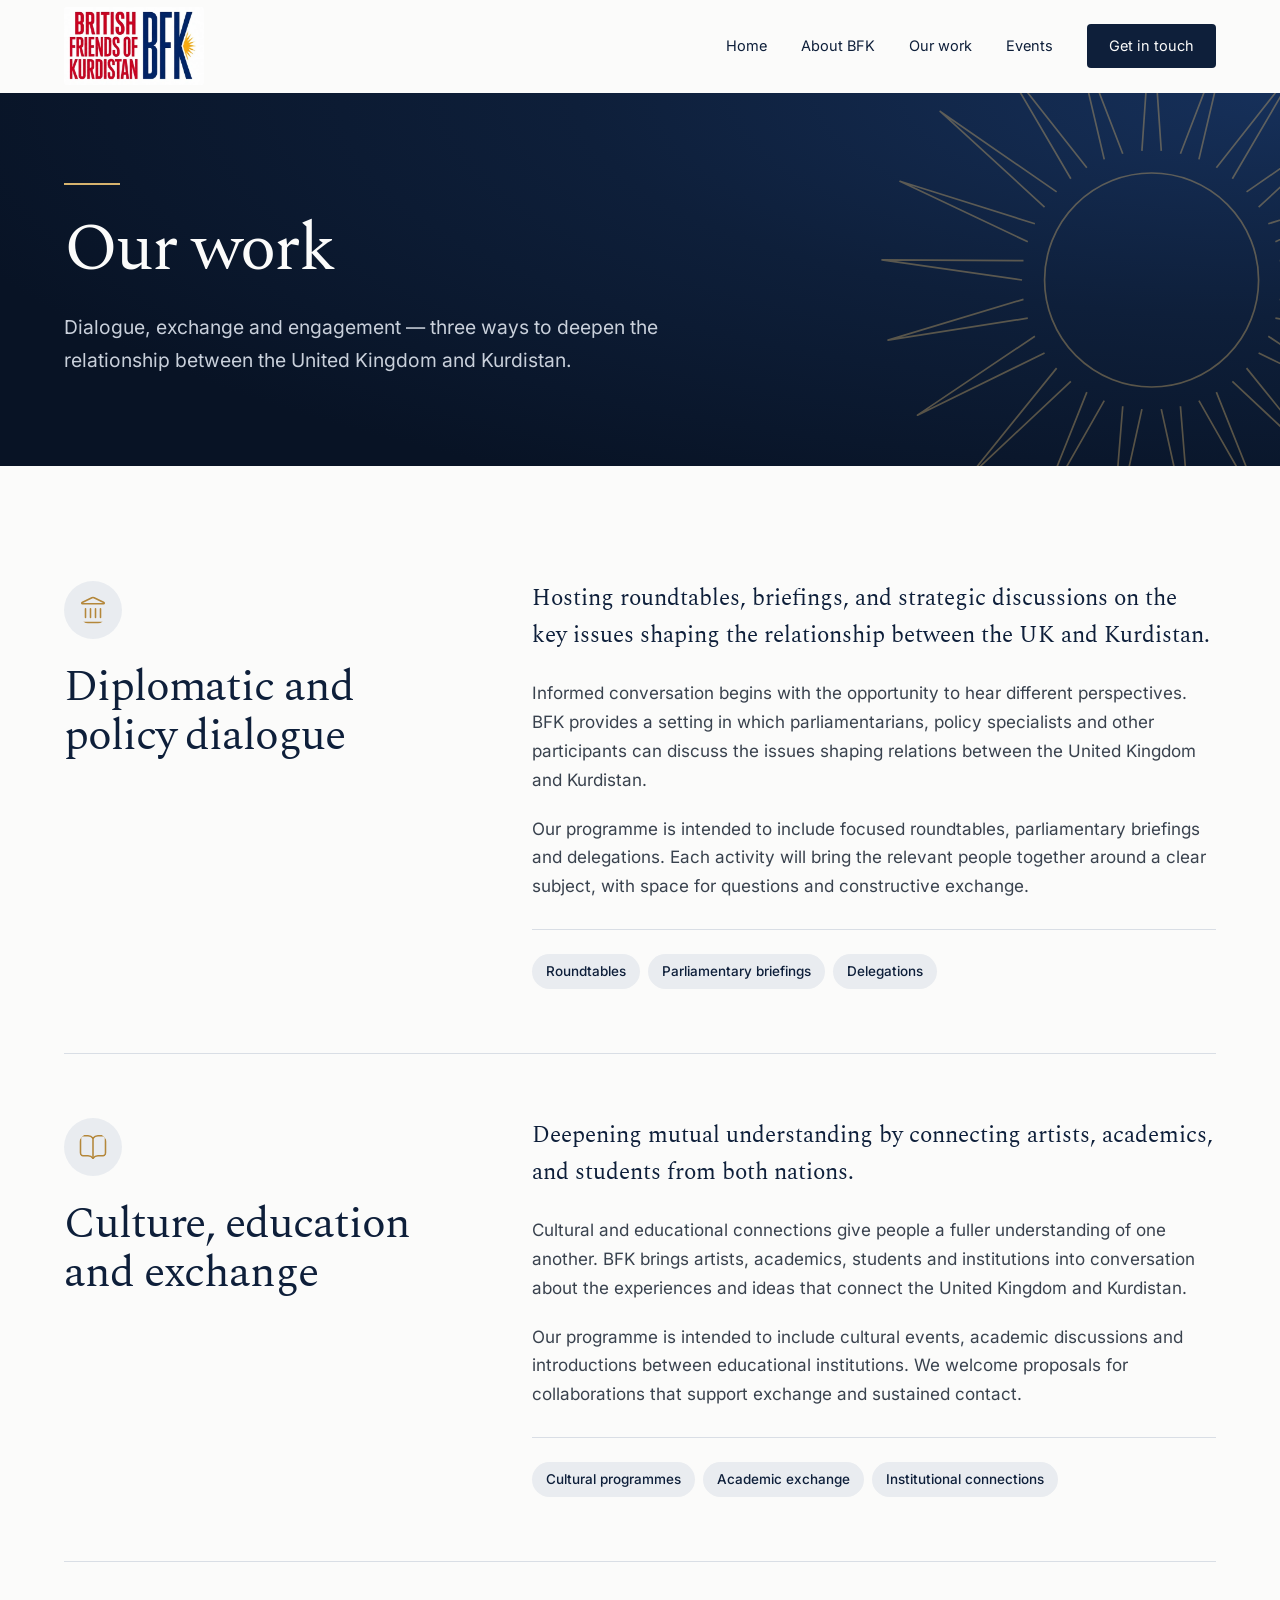
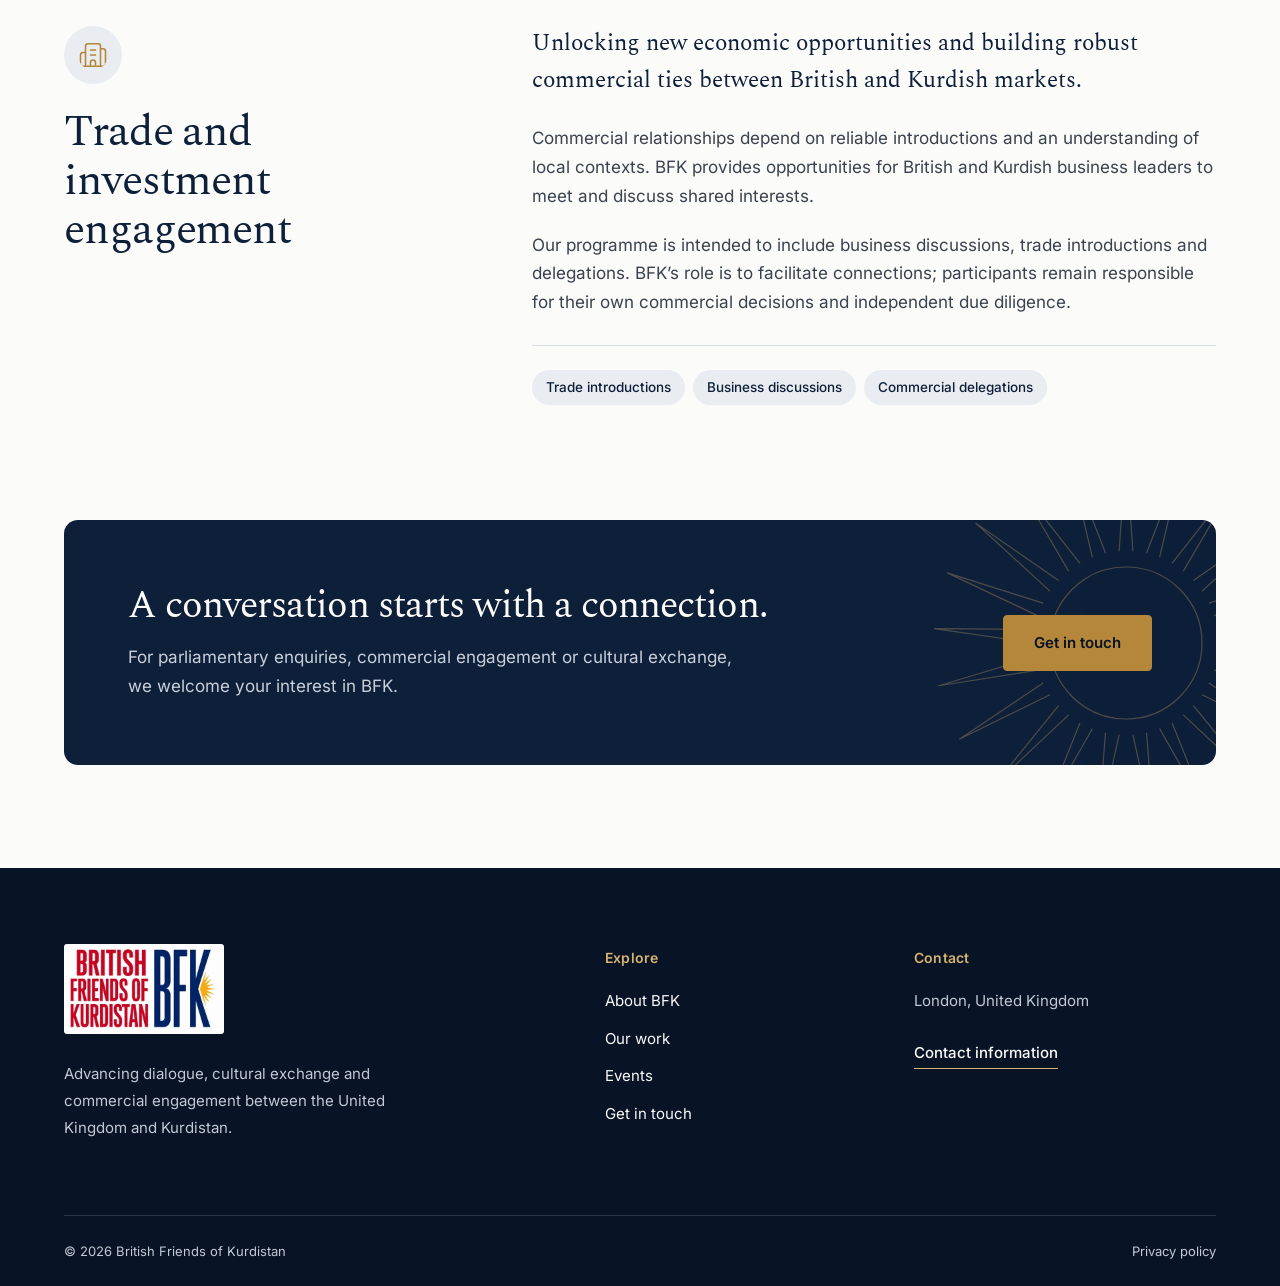
<file: our-work.html>
<!DOCTYPE html><html lang="en-GB" dir="ltr"><head><meta charSet="utf-8"/><meta name="viewport" content="width=device-width, initial-scale=1"/><link rel="stylesheet" href="/_next/static/css/index.BovUwK5E.css" data-rsc-css-href="/_next/static/css/index.BovUwK5E.css" data-precedence="vite-rsc/importer-resources"/><link rel="modulepreload" fetchPriority="low" href="/_next/static/chunks/index-D8ma5GLa.js"/><script src="/_next/static/chunks/rolldown-runtime-C60lm6uB.js" type="module" async=""></script><script src="/_next/static/chunks/framework-D_rUT4EX.js" type="module" async=""></script><script src="/_next/static/chunks/navigation-errors-By4dF-Cc.js" type="module" async=""></script><link rel="modulepreload" href="/_next/static/chunks/layout-segment-context-PT6BvHcY.js" crossorigin=""/><link rel="modulepreload" href="/_next/static/chunks/header-CVD21dO8.js" crossorigin=""/><link rel="modulepreload" href="/_next/static/chunks/Icon-Bo9jbUr1.js" crossorigin=""/><title>Our work | British Friends of Kurdistan</title><meta name="description" content="Explore BFK’s three areas of work: diplomatic and policy dialogue, culture and education, and trade and investment engagement."/><meta property="og:title" content="British Friends of Kurdistan"/><meta property="og:description" content="An independent platform for dialogue, cultural exchange and commercial engagement between the United Kingdom and Kurdistan."/><meta property="og:site_name" content="British Friends of Kurdistan"/><meta property="og:type" content="website"/><meta property="og:locale" content="en_GB"/><meta property="og:image" content="https://www.bfk.org.uk/images/og-image.jpg"/><meta property="og:image:width" content="1200"/><meta property="og:image:height" content="630"/><meta property="og:image:alt" content="British Friends of Kurdistan"/><meta name="twitter:card" content="summary_large_image"/><meta name="twitter:title" content="British Friends of Kurdistan"/><meta name="twitter:description" content="Dialogue, cultural exchange and commercial engagement between the United Kingdom and Kurdistan."/><meta name="twitter:image" content="https://www.bfk.org.uk/images/og-image.jpg"/><link rel="icon" href="/favicon.ico" sizes="48x48"/><link rel="icon" href="/favicon-32.png" type="image/png" sizes="32x32"/><link rel="icon" href="/icon-192.png" type="image/png" sizes="192x192"/><link rel="apple-touch-icon" href="/apple-touch-icon.png"/><link rel="manifest" href="/manifest.webmanifest"/><link rel="canonical" href="https://www.bfk.org.uk/our-work"/><meta name="theme-color" content="#0E1F3A"/><link rel="preload" href="/fonts/inter-latin.woff2" as="font" type="font/woff2" crossorigin="anonymous"/><link rel="preload" href="/fonts/spectral-regular.woff2" as="font" type="font/woff2" crossorigin="anonymous"/><script>Object.assign(((self[Symbol.for("vinext.navigationRuntime")]??={bootstrap:{routeManifest:null},functions:{}}).bootstrap.rsc??={rsc:[]}),{params:{},nav:{"pathname":"/our-work","searchParams":[]}})</script><link rel="modulepreload" href="/_next/static/chunks/index-D8ma5GLa.js" />
</head><body><a class="skip-link" href="#main-content">Skip to content</a><header class="site-header"><div class="container header-inner"><a href="/" aria-label="British Friends of Kurdistan home" class="brand"><span class="official-logo"><img src="/images/bfk-logo.webp" width="480" height="269" alt="British Friends of Kurdistan — BFK"/></span></a><nav class="desktop-nav" aria-label="Main navigation"><a href="/" class="">Home</a><a href="/about" class="">About BFK</a><a href="/our-work" aria-current="page" class="">Our work</a><a href="/events" class="">Events</a><a href="/contact" class="nav-contact">Get in touch</a></nav><div class="mobile-menu"><button class="menu-button" aria-label="Open navigation" type="button" aria-haspopup="dialog" aria-expanded="false" data-state="closed" data-slot="sheet-trigger"><svg xmlns="http://www.w3.org/2000/svg" width="24" height="24" viewBox="0 0 24 24" fill="none" stroke="currentColor" stroke-width="2" stroke-linecap="round" stroke-linejoin="round" class="lucide lucide-menu" aria-hidden="true"><path d="M4 5h16"></path><path d="M4 12h16"></path><path d="M4 19h16"></path></svg><span>Menu</span></button></div></div></header><main id="main-content"><section class="page-intro"><svg class="sun-motif" viewBox="0 0 200 200" aria-hidden="true" focusable="false"><circle cx="100" cy="100" r="38"></circle><path d="M96.56 54.13 L100.00 4.00 L103.44 54.13 M110.24 55.15 L128.30 8.27 L116.81 57.18 M123.00 60.16 L154.08 20.68 L128.68 64.04 M133.72 68.71 L175.06 40.14 L138.01 74.09 M141.44 80.04 L189.36 64.93 L143.96 86.44 M145.49 93.14 L195.73 92.83 L146.00 100.00 M145.49 106.86 L193.59 121.36 L143.96 113.56 M141.44 119.96 L183.14 148.00 L138.01 125.91 M133.72 131.29 L165.30 170.37 L128.68 135.96 M123.00 139.84 L141.65 186.49 L116.81 142.82 M110.24 144.85 L114.31 194.93 L103.44 145.87 M96.56 145.87 L85.69 194.93 L89.76 144.85 M83.19 142.82 L58.35 186.49 L77.00 139.84 M71.32 135.96 L34.70 170.37 L66.28 131.29 M61.99 125.91 L16.86 148.00 L58.56 119.96 M56.04 113.56 L6.41 121.36 L54.51 106.86 M54.00 100.00 L4.27 92.83 L54.51 93.14 M56.04 86.44 L10.64 64.93 L58.56 80.04 M61.99 74.09 L24.94 40.14 L66.28 68.71 M71.32 64.04 L45.92 20.68 L77.00 60.16 M83.19 57.18 L71.70 8.27 L89.76 55.15"></path></svg><div class="container"><span class="brass-rule" aria-hidden="true"></span><h1>Our work</h1><p>Dialogue, exchange and engagement — three ways to deepen the relationship between the United Kingdom and Kurdistan.</p></div></section><section class="section container"><article id="dialogue" class="work-detail"><div><svg xmlns="http://www.w3.org/2000/svg" width="24" height="24" viewBox="0 0 24 24" fill="none" stroke="currentColor" stroke-width="1.25" stroke-linecap="round" stroke-linejoin="round" class="lucide lucide-landmark work-mark" aria-hidden="true"><path d="M10 18v-7"></path><path d="M11.119 2.205a2 2 0 0 1 1.762 0l7.84 3.846A.5.5 0 0 1 20.5 7h-17a.5.5 0 0 1-.22-.949z"></path><path d="M14 18v-7"></path><path d="M18 18v-7"></path><path d="M3 22h18"></path><path d="M6 18v-7"></path></svg><h2>Diplomatic and policy dialogue</h2></div><div><p class="intro-text">Hosting roundtables, briefings, and strategic discussions on the key issues shaping the relationship between the UK and Kurdistan.</p><p>Informed conversation begins with the opportunity to hear different perspectives. BFK provides a setting in which parliamentarians, policy specialists and other participants can discuss the issues shaping relations between the United Kingdom and Kurdistan.</p><p>Our programme is intended to include focused roundtables, parliamentary briefings and delegations. Each activity will bring the relevant people together around a clear subject, with space for questions and constructive exchange.</p><ul class="activity-list" aria-label="Types of activity"><li>Roundtables</li><li>Parliamentary briefings</li><li>Delegations</li></ul></div></article><article id="exchange" class="work-detail"><div><svg xmlns="http://www.w3.org/2000/svg" width="24" height="24" viewBox="0 0 24 24" fill="none" stroke="currentColor" stroke-width="1.25" stroke-linecap="round" stroke-linejoin="round" class="lucide lucide-book-open work-mark" aria-hidden="true"><path d="M12 5v16"></path><path d="M20.001 19A2 2 0 0022 17V5a2 2 0 00-1.999-2L16 3.002A5 5 0 0012 5a5 5 0 00-4-2H4a2 2 0 00-2 2v12a2 2 0 001.999 2H8a5 5 0 014 2 5 5 0 014-2z"></path></svg><h2>Culture, education and exchange</h2></div><div><p class="intro-text">Deepening mutual understanding by connecting artists, academics, and students from both nations.</p><p>Cultural and educational connections give people a fuller understanding of one another. BFK brings artists, academics, students and institutions into conversation about the experiences and ideas that connect the United Kingdom and Kurdistan.</p><p>Our programme is intended to include cultural events, academic discussions and introductions between educational institutions. We welcome proposals for collaborations that support exchange and sustained contact.</p><ul class="activity-list" aria-label="Types of activity"><li>Cultural programmes</li><li>Academic exchange</li><li>Institutional connections</li></ul></div></article><article id="trade" class="work-detail"><div><svg xmlns="http://www.w3.org/2000/svg" width="24" height="24" viewBox="0 0 24 24" fill="none" stroke="currentColor" stroke-width="1.25" stroke-linecap="round" stroke-linejoin="round" class="lucide lucide-building2 lucide-building-2 work-mark" aria-hidden="true"><path d="M10 12h4"></path><path d="M10 8h4"></path><path d="M14 21v-3a2 2 0 0 0-4 0v3"></path><path d="M6 10H4a2 2 0 0 0-2 2v7a2 2 0 0 0 2 2h16a2 2 0 0 0 2-2V9a2 2 0 0 0-2-2h-2"></path><path d="M6 21V5a2 2 0 0 1 2-2h8a2 2 0 0 1 2 2v16"></path></svg><h2>Trade and investment engagement</h2></div><div><p class="intro-text">Unlocking new economic opportunities and building robust commercial ties between British and Kurdish markets.</p><p>Commercial relationships depend on reliable introductions and an understanding of local contexts. BFK provides opportunities for British and Kurdish business leaders to meet and discuss shared interests.</p><p>Our programme is intended to include business discussions, trade introductions and delegations. BFK’s role is to facilitate connections; participants remain responsible for their own commercial decisions and independent due diligence.</p><ul class="activity-list" aria-label="Types of activity"><li>Trade introductions</li><li>Business discussions</li><li>Commercial delegations</li></ul></div></article></section><section class="contact-invitation"><div class="container invitation-inner"><svg class="sun-motif" viewBox="0 0 200 200" aria-hidden="true" focusable="false"><circle cx="100" cy="100" r="38"></circle><path d="M96.56 54.13 L100.00 4.00 L103.44 54.13 M110.24 55.15 L128.30 8.27 L116.81 57.18 M123.00 60.16 L154.08 20.68 L128.68 64.04 M133.72 68.71 L175.06 40.14 L138.01 74.09 M141.44 80.04 L189.36 64.93 L143.96 86.44 M145.49 93.14 L195.73 92.83 L146.00 100.00 M145.49 106.86 L193.59 121.36 L143.96 113.56 M141.44 119.96 L183.14 148.00 L138.01 125.91 M133.72 131.29 L165.30 170.37 L128.68 135.96 M123.00 139.84 L141.65 186.49 L116.81 142.82 M110.24 144.85 L114.31 194.93 L103.44 145.87 M96.56 145.87 L85.69 194.93 L89.76 144.85 M83.19 142.82 L58.35 186.49 L77.00 139.84 M71.32 135.96 L34.70 170.37 L66.28 131.29 M61.99 125.91 L16.86 148.00 L58.56 119.96 M56.04 113.56 L6.41 121.36 L54.51 106.86 M54.00 100.00 L4.27 92.83 L54.51 93.14 M56.04 86.44 L10.64 64.93 L58.56 80.04 M61.99 74.09 L24.94 40.14 L66.28 68.71 M71.32 64.04 L45.92 20.68 L77.00 60.16 M83.19 57.18 L71.70 8.27 L89.76 55.15"></path></svg><div><h2>A conversation starts with a connection.</h2><p>For parliamentary enquiries, commercial engagement or cultural exchange, we welcome your interest in BFK.</p></div><a href="/contact" class="button dark">Get in touch</a></div></section></main><footer class="site-footer"><div class="container"><div class="footer-grid"><div class="footer-about"><a href="/" aria-label="British Friends of Kurdistan home"><span class="official-logo"><img src="/images/bfk-logo.webp" width="480" height="269" alt="British Friends of Kurdistan — BFK"/></span></a><p>Advancing dialogue, cultural exchange and commercial engagement between the United Kingdom and Kurdistan.</p></div><div><h2>Explore</h2><nav aria-label="Footer navigation"><a href="/about">About BFK</a><a href="/our-work">Our work</a><a href="/events">Events</a><a href="/contact">Get in touch</a></nav></div><div><h2>Contact</h2><p>London, United Kingdom</p><a href="/contact" class="text-link light">Contact information</a></div></div><div class="footer-bottom"><p>© <!-- -->2026<!-- --> British Friends of Kurdistan</p><a href="/privacy">Privacy policy</a></div></div></footer><script type="application/ld+json">{"@context":"https://schema.org","@type":"Organization","name":"British Friends of Kurdistan","alternateName":"BFK","url":"https://www.bfk.org.uk","logo":"https://www.bfk.org.uk/images/bfk-official-logo.jpeg","description":"An independent London-based organisation advancing dialogue, cultural exchange and commercial engagement between the United Kingdom and Kurdistan.","address":{"@type":"PostalAddress","addressLocality":"London","addressCountry":"GB"}}</script><script type="module" src="/_next/static/chunks/index-D8ma5GLa.js" id="_R_" async=""></script><script>((self[Symbol.for("vinext.navigationRuntime")]??={bootstrap:{routeManifest:null},functions:{}}).bootstrap.rsc??={rsc:[]}).rsc.push("0:{\"page:/our-work\":\"$L1\",\"layout:/\":\"$L2\",\"route:/our-work\":\"$L3\",\"__route\":\"route:/our-work\",\"__interceptionContext\":null,\"__layoutIds\":[\"layout:/\"],\"__rootLayout\":\"/\",\"__bfcacheSegmentIdentities\":{\"layout:/\":\"[\\\"layout\\\",\\\"layout:/\\\",\\\"root-boundary:/\\\",\\\"\\\"]\",\"page:/our-work\":\"[\\\"page\\\",\\\"page:/our-work\\\",\\\"root-boundary:/\\\",\\\"[\\\\\\\"our-work\\\\\\\"]\\\"]\"},\"__srcPage\":[\"our-work\",\"page\"],\"__layoutFlags\":{\"layout:/\":\"s\"},\"__artifactCompatibility\":{\"schemaVersion\":1,\"graphVersion\":\"app-route-graph:24e899d56996b67c\",\"deploymentVersion\":\"54be2643-4ae7-4839-b783-0b3f01a9c4ba\",\"appElementsSchemaVersion\":1,\"rscPayloadSchemaVersion\":1,\"rootBoundaryId\":\"/\",\"renderEpoch\":null}}\n")</script><script>((self[Symbol.for("vinext.navigationRuntime")]??={bootstrap:{routeManifest:null},functions:{}}).bootstrap.rsc??={rsc:[]}).rsc.push("4:I[\"11021ebf0d7c\",[],\"default\",1]\n")</script><script>((self[Symbol.for("vinext.navigationRuntime")]??={bootstrap:{routeManifest:null},functions:{}}).bootstrap.rsc??={rsc:[]}).rsc.push("5:I[\"74f944bd09a9\",[],\"Children\",1]\n")</script><script>((self[Symbol.for("vinext.navigationRuntime")]??={bootstrap:{routeManifest:null},functions:{}}).bootstrap.rsc??={rsc:[]}).rsc.push("6:I[\"11021ebf0d7c\",[],\"Wordmark\",1]\n")</script><script>((self[Symbol.for("vinext.navigationRuntime")]??={bootstrap:{routeManifest:null},functions:{}}).bootstrap.rsc??={rsc:[]}).rsc.push("7:I[\"52529b92208a\",[],\"GlobalErrorBoundary\",1]\n")</script><script>((self[Symbol.for("vinext.navigationRuntime")]??={bootstrap:{routeManifest:null},functions:{}}).bootstrap.rsc??={rsc:[]}).rsc.push("8:I[\"18ecf746a395\",[],\"default\",1]\n")</script><script>((self[Symbol.for("vinext.navigationRuntime")]??={bootstrap:{routeManifest:null},functions:{}}).bootstrap.rsc??={rsc:[]}).rsc.push("9:I[\"52529b92208a\",[],\"ErrorBoundary\",1]\n")</script><script>((self[Symbol.for("vinext.navigationRuntime")]??={bootstrap:{routeManifest:null},functions:{}}).bootstrap.rsc??={rsc:[]}).rsc.push("a:I[\"1b73e8b5fbe4\",[],\"LayoutSegmentProvider\",1]\n")</script><script>((self[Symbol.for("vinext.navigationRuntime")]??={bootstrap:{routeManifest:null},functions:{}}).bootstrap.rsc??={rsc:[]}).rsc.push("b:I[\"74f944bd09a9\",[],\"Slot\",1]\n")</script><script>((self[Symbol.for("vinext.navigationRuntime")]??={bootstrap:{routeManifest:null},functions:{}}).bootstrap.rsc??={rsc:[]}).rsc.push("c:I[\"52529b92208a\",[],\"NotFoundBoundary\",1]\n")</script><script>((self[Symbol.for("vinext.navigationRuntime")]??={bootstrap:{routeManifest:null},functions:{}}).bootstrap.rsc??={rsc:[]}).rsc.push("d:I[\"78579b1089e4\",[],\"AppRouterScrollTarget\",1]\n")</script><script>((self[Symbol.for("vinext.navigationRuntime")]??={bootstrap:{routeManifest:null},functions:{}}).bootstrap.rsc??={rsc:[]}).rsc.push("e:I[\"52529b92208a\",[],\"RedirectBoundary\",1]\n")</script><script>((self[Symbol.for("vinext.navigationRuntime")]??={bootstrap:{routeManifest:null},functions:{}}).bootstrap.rsc??={rsc:[]}).rsc.push(":HL[\"/_next/static/css/index.BovUwK5E.css\",\"style\"     ]\n")</script><script>((self[Symbol.for("vinext.navigationRuntime")]??={bootstrap:{routeManifest:null},functions:{}}).bootstrap.rsc??={rsc:[]}).rsc.push(":HL[\"/fonts/inter-latin.woff2\",\"font\",{\"crossOrigin\":\"anonymous\",\"type\":\"font/woff2\"}]\n")</script><script>((self[Symbol.for("vinext.navigationRuntime")]??={bootstrap:{routeManifest:null},functions:{}}).bootstrap.rsc??={rsc:[]}).rsc.push(":HL[\"/fonts/spectral-regular.woff2\",\"font\",{\"crossOrigin\":\"anonymous\",\"type\":\"font/woff2\"}]\n")</script><script>((self[Symbol.for("vinext.navigationRuntime")]??={bootstrap:{routeManifest:null},functions:{}}).bootstrap.rsc??={rsc:[]}).rsc.push("2:[[[\"$\",\"link\",\"css:/_next/static/css/index.BovUwK5E.css\",{\"rel\":\"stylesheet\",\"precedence\":\"vite-rsc/importer-resources\",\"href\":\"/_next/static/css/index.BovUwK5E.css\",\"data-rsc-css-href\":\"/_next/static/css/index.BovUwK5E.css\"}],\"$undefined\"],[\"$\",\"html\",null,{\"lang\":\"en-GB\",\"dir\":\"ltr\",\"children\":[[\"$\",\"head\",null,{\"children\":[[\"$\",\"link\",null,{\"rel\":\"preload\",\"href\":\"/fonts/inter-latin.woff2\",\"as\":\"font\",\"type\":\"font/woff2\",\"crossOrigin\":\"anonymous\"}],[\"$\",\"link\",null,{\"rel\":\"preload\",\"href\":\"/fonts/spectral-regular.woff2\",\"as\":\"font\",\"type\":\"font/woff2\",\"crossOrigin\":\"anonymous\"}]]}],[\"$\",\"body\",null,{\"children\":[[\"$\",\"a\",null,{\"className\":\"skip-link\",\"href\":\"#main-content\",\"children\":\"Skip to content\"}],[\"$\",\"$L4\",null,{}],[\"$\",\"$L5\",null,{}],[\"$\",\"footer\",null,{\"className\":\"site-footer\",\"children\":[\"$\",\"div\",null,{\"className\":\"container\",\"children\":[[\"$\",\"div\",null,{\"className\":\"footer-grid\",\"children\":[[\"$\",\"div\",null,{\"className\":\"footer-about\",\"children\":[[\"$\",\"a\",null,{\"href\":\"/\",\"aria-label\":\"British Friends of Kurdistan home\",\"children\":[\"$\",\"$L6\",null,{}]}],[\"$\",\"p\",null,{\"children\":\"Advancing dialogue, cultural exchange and commercial engagement between the United Kingdom and Kurdistan.\"}]]}],[\"$\",\"div\",null,{\"children\":[[\"$\",\"h2\",null,{\"children\":\"Explore\"}],[\"$\",\"nav\",null,{\"aria-label\":\"Footer navigation\",\"children\":[[\"$\",\"a\",null,{\"href\":\"/about\",\"children\":\"About BFK\"}],[\"$\",\"a\",null,{\"href\":\"/our-work\",\"children\":\"Our work\"}],[\"$\",\"a\",null,{\"href\":\"/events\",\"children\":\"Events\"}],[\"$\",\"a\",null,{\"href\":\"/contact\",\"children\":\"Get in touch\"}]]}]]}],[\"$\",\"div\",null,{\"children\":[[\"$\",\"h2\",null,{\"children\":\"Contact\"}],[\"$\",\"p\",null,{\"children\":\"London, United Kingdom\"}],[\"$\",\"a\",null,{\"href\":\"/contact\",\"className\":\"text-link light\",\"children\":\"Contact information\"}]]}]]}],[\"$\",\"div\",null,{\"className\":\"footer-bottom\",\"children\":[[\"$\",\"p\",null,{\"children\":[\"© \",2026,\" British Friends of Kurdistan\"]}],[\"$\",\"a\",null,{\"href\":\"/privacy\",\"children\":\"Privacy policy\"}]]}]]}]}],[\"$\",\"script\",null,{\"type\":\"application/ld+json\",\"dangerouslySetInnerHTML\":{\"__html\":\"{\\\"@context\\\":\\\"https://schema.org\\\",\\\"@type\\\":\\\"Organization\\\",\\\"name\\\":\\\"British Friends of Kurdistan\\\",\\\"alternateName\\\":\\\"BFK\\\",\\\"url\\\":\\\"https://www.bfk.org.uk\\\",\\\"logo\\\":\\\"https://www.bfk.org.uk/images/bfk-official-logo.jpeg\\\",\\\"description\\\":\\\"An independent London-based organisation advancing dialogue, cultural exchange and commercial engagement between the United Kingdom and Kurdistan.\\\",\\\"address\\\":{\\\"@type\\\":\\\"PostalAddress\\\",\\\"addressLocality\\\":\\\"London\\\",\\\"addressCountry\\\":\\\"GB\\\"}}\"}}]]}]]}]]\n")</script><script>((self[Symbol.for("vinext.navigationRuntime")]??={bootstrap:{routeManifest:null},functions:{}}).bootstrap.rsc??={rsc:[]}).rsc.push("3:[[[\"$\",\"meta\",null,{\"charSet\":\"utf-8\"}],[[\"$\",\"title\",\"0\",{\"children\":\"Our work | British Friends of Kurdistan\"}],[\"$\",\"meta\",\"1\",{\"name\":\"description\",\"content\":\"Explore BFK’s three areas of work: diplomatic and policy dialogue, culture and education, and trade and investment engagement.\"}],[\"$\",\"meta\",\"2\",{\"property\":\"og:title\",\"content\":\"British Friends of Kurdistan\"}],[\"$\",\"meta\",\"3\",{\"property\":\"og:description\",\"content\":\"An independent platform for dialogue, cultural exchange and commercial engagement between the United Kingdom and Kurdistan.\"}],[\"$\",\"meta\",\"4\",{\"property\":\"og:site_name\",\"content\":\"British Friends of Kurdistan\"}],[\"$\",\"meta\",\"5\",{\"property\":\"og:type\",\"content\":\"website\"}],[\"$\",\"meta\",\"6\",{\"property\":\"og:locale\",\"content\":\"en_GB\"}],[\"$\",\"meta\",\"7\",{\"property\":\"og:image\",\"content\":\"https://www.bfk.org.uk/images/og-image.jpg\"}],[\"$\",\"meta\",\"8\",{\"property\":\"og:image:width\",\"content\":\"1200\"}],[\"$\",\"meta\",\"9\",{\"property\":\"og:image:height\",\"content\":\"630\"}],[\"$\",\"meta\",\"10\",{\"property\":\"og:image:alt\",\"content\":\"British Friends of Kurdistan\"}],[\"$\",\"meta\",\"11\",{\"name\":\"twitter:card\",\"content\":\"summary_large_image\"}],[\"$\",\"meta\",\"12\",{\"name\":\"twitter:title\",\"content\":\"British Friends of Kurdistan\"}],[\"$\",\"meta\",\"13\",{\"name\":\"twitter:description\",\"content\":\"Dialogue, cultural exchange and commercial engagement between the United Kingdom and Kurdistan.\"}],[\"$\",\"meta\",\"14\",{\"name\":\"twitter:image\",\"content\":\"https://www.bfk.org.uk/images/og-image.jpg\"}],[\"$\",\"link\",\"15\",{\"data-vinext-streamed-icon\":\"$undefined\",\"rel\":\"icon\",\"href\":\"/favicon.ico\",\"type\":\"$undefined\",\"sizes\":\"48x48\",\"color\":\"$undefined\",\"media\":\"$undefined\",\"fetchPriority\":\"$undefined\"}],[\"$\",\"link\",\"16\",{\"data-vinext-streamed-icon\":\"$undefined\",\"rel\":\"icon\",\"href\":\"/favicon-32.png\",\"type\":\"image/png\",\"sizes\":\"32x32\",\"color\":\"$undefined\",\"media\":\"$undefined\",\"fetchPriority\":\"$undefined\"}],[\"$\",\"link\",\"17\",{\"data-vinext-streamed-icon\":\"$undefined\",\"rel\":\"icon\",\"href\":\"/icon-192.png\",\"type\":\"image/png\",\"sizes\":\"192x192\",\"color\":\"$undefined\",\"media\":\"$undefined\",\"fetchPriority\":\"$undefined\"}],[\"$\",\"link\",\"18\",{\"data-vinext-streamed-icon\":\"$undefined\",\"rel\":\"apple-touch-icon\",\"href\":\"/apple-touch-icon.png\",\"type\":\"$undefined\",\"sizes\":\"$undefined\",\"color\":\"$undefined\",\"media\":\"$undefined\",\"fetchPriority\":\"$undefined\"}],[\"$\",\"link\",\"19\",{\"rel\":\"manifest\",\"href\":\"/manifest.webmanifest\"}],[\"$\",\"link\",\"20\",{\"rel\":\"canonical\",\"href\":\"https://www.bfk.org.uk/our-work\"}]],[[\"$\",\"meta\",\"0\",{\"name\":\"viewport\",\"content\":\"width=device-width, initial-scale=1\"}],[\"$\",\"meta\",\"1\",{\"name\":\"theme-color\",\"content\":\"#0E1F3A\"}]]],[\"$\",\"$L7\",null,{\"fallback\":\"$8\",\"children\":[\"$\",\"$L9\",null,{\"fallback\":\"$8\",\"children\":[\"$\",\"$La\",null,{\"providerId\":\"layout:/\",\"segmentMap\":{\"children\":[\"our-work\"]},\"children\":[\"$\",\"$Lb\",null,{\"id\":\"layout:/\",\"parallelSlots\":\"$undefined\",\"children\":[\"$\",\"$Lc\",null,{\"resetKey\":\"our-work\",\"fallback\":[\"$\",\"main\",null,{\"id\":\"main-content\",\"className\":\"container not-found\",\"children\":[[\"$\",\"span\",null,{\"className\":\"brass-rule\",\"aria-hidden\":\"true\"}],[\"$\",\"h1\",null,{\"children\":\"We couldn’t find that page.\"}],[\"$\",\"p\",null,{\"children\":\"The page may have moved or the address may be incomplete. You can return to the homepage or find the right contact at BFK.\"}],[\"$\",\"div\",null,{\"className\":\"actions\",\"children\":[[\"$\",\"a\",null,{\"href\":\"/\",\"className\":\"button dark\",\"children\":\"Back to home\"}],[\"$\",\"a\",null,{\"href\":\"/contact\",\"className\":\"text-link\",\"children\":\"Get in touch\"}]]}]]}],\"children\":[\"$\",\"$Lc\",null,{\"resetKey\":\"[\\\"our-work\\\"]\",\"fallback\":[\"$\",\"main\",null,{\"id\":\"main-content\",\"className\":\"container not-found\",\"children\":[[\"$\",\"span\",null,{\"className\":\"brass-rule\",\"aria-hidden\":\"true\"}],[\"$\",\"h1\",null,{\"children\":\"We couldn’t find that page.\"}],[\"$\",\"p\",null,{\"children\":\"The page may have moved or the address may be incomplete. You can return to the homepage or find the right contact at BFK.\"}],[\"$\",\"div\",null,{\"className\":\"actions\",\"children\":[[\"$\",\"a\",null,{\"href\":\"/\",\"className\":\"button dark\",\"children\":\"Back to home\"}],[\"$\",\"a\",null,{\"href\":\"/contact\",\"className\":\"text-link\",\"children\":\"Get in touch\"}]]}]]}],\"children\":[\"$\",\"$Ld\",null,{\"children\":[\"$\",\"$Le\",null,{\"children\":[[\"$\",\"$La\",null,{\"providerId\":\"page:/our-work\",\"segmentMap\":{\"children\":[\"__PAGE__\"]},\"children\":[\"$\",\"$Lb\",null,{\"id\":\"page:/our-work\"}]}],null]}]}]}]}]}]}]}]}],null,null]\n")</script><script>((self[Symbol.for("vinext.navigationRuntime")]??={bootstrap:{routeManifest:null},functions:{}}).bootstrap.rsc??={rsc:[]}).rsc.push("f:I[\"066132fd2803\",[],\"default\",1]\n")</script><script>((self[Symbol.for("vinext.navigationRuntime")]??={bootstrap:{routeManifest:null},functions:{}}).bootstrap.rsc??={rsc:[]}).rsc.push("1:[\"$\",\"main\",null,{\"id\":\"main-content\",\"children\":[[\"$\",\"section\",null,{\"className\":\"page-intro\",\"children\":[[\"$\",\"svg\",null,{\"className\":\"sun-motif\",\"viewBox\":\"0 0 200 200\",\"aria-hidden\":\"true\",\"focusable\":\"false\",\"children\":[[\"$\",\"circle\",null,{\"cx\":\"100\",\"cy\":\"100\",\"r\":\"38\"}],[\"$\",\"path\",null,{\"d\":\"M96.56 54.13 L100.00 4.00 L103.44 54.13 M110.24 55.15 L128.30 8.27 L116.81 57.18 M123.00 60.16 L154.08 20.68 L128.68 64.04 M133.72 68.71 L175.06 40.14 L138.01 74.09 M141.44 80.04 L189.36 64.93 L143.96 86.44 M145.49 93.14 L195.73 92.83 L146.00 100.00 M145.49 106.86 L193.59 121.36 L143.96 113.56 M141.44 119.96 L183.14 148.00 L138.01 125.91 M133.72 131.29 L165.30 170.37 L128.68 135.96 M123.00 139.84 L141.65 186.49 L116.81 142.82 M110.24 144.85 L114.31 194.93 L103.44 145.87 M96.56 145.87 L85.69 194.93 L89.76 144.85 M83.19 142.82 L58.35 186.49 L77.00 139.84 M71.32 135.96 L34.70 170.37 L66.28 131.29 M61.99 125.91 L16.86 148.00 L58.56 119.96 M56.04 113.56 L6.41 121.36 L54.51 106.86 M54.00 100.00 L4.27 92.83 L54.51 93.14 M56.04 86.44 L10.64 64.93 L58.56 80.04 M61.99 74.09 L24.94 40.14 L66.28 68.71 M71.32 64.04 L45.92 20.68 L77.00 60.16 M83.19 57.18 L71.70 8.27 L89.76 55.15\"}]]}],[\"$\",\"div\",null,{\"className\":\"container\",\"children\":[[\"$\",\"span\",null,{\"className\":\"brass-rule\",\"aria-hidden\":\"true\"}],[\"$\",\"h1\",null,{\"children\":\"Our work\"}],[\"$\",\"p\",null,{\"children\":\"Dialogue, exchange and engagement — three ways to deepen the relationship between the United Kingdom and Kurdistan.\"}]]}]]}],[\"$\",\"section\",null,{\"className\":\"section container\",\"children\":[[\"$\",\"article\",\"dialogue\",{\"id\":\"dialogue\",\"className\":\"work-detail\",\"children\":[[\"$\",\"div\",null,{\"children\":[[\"$\",\"$Lf\",null,{\"ref\":\"$undefined\",\"iconNode\":[[\"path\",{\"d\":\"M10 18v-7\",\"key\":\"wt116b\"}],[\"path\",{\"d\":\"M11.119 2.205a2 2 0 0 1 1.762 0l7.84 3.846A.5.5 0 0 1 20.5 7h-17a.5.5 0 0 1-.22-.949z\",\"key\":\"yxxwt6\"}],[\"path\",{\"d\":\"M14 18v-7\",\"key\":\"vav6t3\"}],[\"path\",{\"d\":\"M18 18v-7\",\"key\":\"aexdmj\"}],[\"path\",{\"d\":\"M3 22h18\",\"key\":\"8prr45\"}],[\"path\",{\"d\":\"M6 18v-7\",\"key\":\"1ivflk\"}]],\"className\":\"lucide-landmark work-mark\",\"aria-hidden\":\"true\",\"strokeWidth\":1.25}],[\"$\",\"h2\",null,{\"children\":\"Diplomatic and policy dialogue\"}]]}],[\"$\",\"div\",null,{\"children\":[[\"$\",\"p\",null,{\"className\":\"intro-text\",\"children\":\"Hosting roundtables, briefings, and strategic discussions on the key issues shaping the relationship between the UK and Kurdistan.\"}],[[\"$\",\"p\",\"Informed conversation begins with the opportunity to hear different perspectives. BFK provides a setting in which parliamentarians, policy specialists and other participants can discuss the issues shaping relations between the United Kingdom and Kurdistan.\",{\"children\":\"Informed conversation begins with the opportunity to hear different perspectives. BFK provides a setting in which parliamentarians, policy specialists and other participants can discuss the issues shaping relations between the United Kingdom and Kurdistan.\"}],[\"$\",\"p\",\"Our programme is intended to include focused roundtables, parliamentary briefings and delegations. Each activity will bring the relevant people together around a clear subject, with space for questions and constructive exchange.\",{\"children\":\"Our programme is intended to include focused roundtables, parliamentary briefings and delegations. Each activity will bring the relevant people together around a clear subject, with space for questions and constructive exchange.\"}]],[\"$\",\"ul\",null,{\"className\":\"activity-list\",\"aria-label\":\"Types of activity\",\"children\":[[\"$\",\"li\",\"Roundtables\",{\"children\":\"Roundtables\"}],[\"$\",\"li\",\"Parliamentary briefings\",{\"children\":\"Parliamentary briefings\"}],[\"$\",\"li\",\"Delegations\",{\"children\":\"Delegations\"}]]}]]}]]}],[\"$\",\"article\",\"exchange\",{\"id\":\"exchange\",\"className\":\"work-detail\",\"children\":[[\"$\",\"div\",null,{\"children\":[\"$L10\",\"$L11\"]}],\"$L12\"]}],\"$L13\"]}],\"$L14\"]}]\n")</script><script>((self[Symbol.for("vinext.navigationRuntime")]??={bootstrap:{routeManifest:null},functions:{}}).bootstrap.rsc??={rsc:[]}).rsc.push("10:[\"$\",\"$Lf\",null,{\"ref\":\"$undefined\",\"iconNode\":[[\"path\",{\"d\":\"M12 5v16\",\"key\":\"1f6ucr\"}],[\"path\",{\"d\":\"M20.001 19A2 2 0 0022 17V5a2 2 0 00-1.999-2L16 3.002A5 5 0 0012 5a5 5 0 00-4-2H4a2 2 0 00-2 2v12a2 2 0 001.999 2H8a5 5 0 014 2 5 5 0 014-2z\",\"key\":\"1fyvmf\"}]],\"className\":\"lucide-book-open work-mark\",\"aria-hidden\":\"true\",\"strokeWidth\":1.25}]\n")</script><script>((self[Symbol.for("vinext.navigationRuntime")]??={bootstrap:{routeManifest:null},functions:{}}).bootstrap.rsc??={rsc:[]}).rsc.push("11:[\"$\",\"h2\",null,{\"children\":\"Culture, education and exchange\"}]\n")</script><script>((self[Symbol.for("vinext.navigationRuntime")]??={bootstrap:{routeManifest:null},functions:{}}).bootstrap.rsc??={rsc:[]}).rsc.push("12:[\"$\",\"div\",null,{\"children\":[[\"$\",\"p\",null,{\"className\":\"intro-text\",\"children\":\"Deepening mutual understanding by connecting artists, academics, and students from both nations.\"}],[[\"$\",\"p\",\"Cultural and educational connections give people a fuller understanding of one another. BFK brings artists, academics, students and institutions into conversation about the experiences and ideas that connect the United Kingdom and Kurdistan.\",{\"children\":\"Cultural and educational connections give people a fuller understanding of one another. BFK brings artists, academics, students and institutions into conversation about the experiences and ideas that connect the United Kingdom and Kurdistan.\"}],[\"$\",\"p\",\"Our programme is intended to include cultural events, academic discussions and introductions between educational institutions. We welcome proposals for collaborations that support exchange and sustained contact.\",{\"children\":\"Our programme is intended to include cultural events, academic discussions and introductions between educational institutions. We welcome proposals for collaborations that support exchange and sustained contact.\"}]],[\"$\",\"ul\",null,{\"className\":\"activity-list\",\"aria-label\":\"Types of activity\",\"children\":[[\"$\",\"li\",\"Cultural programmes\",{\"children\":\"Cultural programmes\"}],[\"$\",\"li\",\"Academic exchange\",{\"children\":\"Academic exchange\"}],[\"$\",\"li\",\"Institutional connections\",{\"children\":\"Institutional connections\"}]]}]]}]\n")</script><script>((self[Symbol.for("vinext.navigationRuntime")]??={bootstrap:{routeManifest:null},functions:{}}).bootstrap.rsc??={rsc:[]}).rsc.push("13:[\"$\",\"article\",\"trade\",{\"id\":\"trade\",\"className\":\"work-detail\",\"children\":[[\"$\",\"div\",null,{\"children\":[[\"$\",\"$Lf\",null,{\"ref\":\"$undefined\",\"iconNode\":[[\"path\",{\"d\":\"M10 12h4\",\"key\":\"a56b0p\"}],[\"path\",{\"d\":\"M10 8h4\",\"key\":\"1sr2af\"}],[\"path\",{\"d\":\"M14 21v-3a2 2 0 0 0-4 0v3\",\"key\":\"1rgiei\"}],[\"path\",{\"d\":\"M6 10H4a2 2 0 0 0-2 2v7a2 2 0 0 0 2 2h16a2 2 0 0 0 2-2V9a2 2 0 0 0-2-2h-2\",\"key\":\"secmi2\"}],[\"path\",{\"d\":\"M6 21V5a2 2 0 0 1 2-2h8a2 2 0 0 1 2 2v16\",\"key\":\"16ra0t\"}]],\"className\":\"lucide-building2 lucide-building-2 work-mark\",\"aria-hidden\":\"true\",\"strokeWidth\":1.25}],[\"$\",\"h2\",null,{\"children\":\"Trade and investment engagement\"}]]}],[\"$\",\"div\",null,{\"children\":[[\"$\",\"p\",null,{\"className\":\"intro-text\",\"children\":\"Unlocking new economic opportunities and building robust commercial ties between British and Kurdish markets.\"}],[[\"$\",\"p\",\"Commercial relationships depend on reliable introductions and an understanding of local contexts. BFK provides opportunities for British and Kurdish business leaders to meet and discuss shared interests.\",{\"children\":\"Commercial relationships depend on reliable introductions and an understanding of local contexts. BFK provides opportunities for British and Kurdish business leaders to meet and discuss shared interests.\"}],[\"$\",\"p\",\"Our programme is intended to include business discussions, trade introductions and delegations. BFK’s role is to facilitate connections; participants remain responsible for their own commercial decisions and independent due diligence.\",{\"children\":\"Our programme is intended to include business discussions, trade introductions and delegations. BFK’s role is to facilitate connections; participants remain responsible for their own commercial decisions and independent due diligence.\"}]],[\"$\",\"ul\",null,{\"className\":\"activity-list\",\"aria-label\":\"Types of activity\",\"children\":[[\"$\",\"li\",\"Trade introductions\",{\"children\":\"Trade introductions\"}],[\"$\",\"li\",\"Business discussions\",{\"children\":\"Business discussions\"}],[\"$\",\"li\",\"Commercial delegations\",{\"children\":\"Commercial delegations\"}]]}]]}]]}]\n")</script><script>((self[Symbol.for("vinext.navigationRuntime")]??={bootstrap:{routeManifest:null},functions:{}}).bootstrap.rsc??={rsc:[]}).rsc.push("14:[\"$\",\"section\",null,{\"className\":\"contact-invitation\",\"children\":[\"$\",\"div\",null,{\"className\":\"container invitation-inner\",\"children\":[[\"$\",\"svg\",null,{\"className\":\"sun-motif\",\"viewBox\":\"0 0 200 200\",\"aria-hidden\":\"true\",\"focusable\":\"false\",\"children\":[[\"$\",\"circle\",null,{\"cx\":\"100\",\"cy\":\"100\",\"r\":\"38\"}],[\"$\",\"path\",null,{\"d\":\"M96.56 54.13 L100.00 4.00 L103.44 54.13 M110.24 55.15 L128.30 8.27 L116.81 57.18 M123.00 60.16 L154.08 20.68 L128.68 64.04 M133.72 68.71 L175.06 40.14 L138.01 74.09 M141.44 80.04 L189.36 64.93 L143.96 86.44 M145.49 93.14 L195.73 92.83 L146.00 100.00 M145.49 106.86 L193.59 121.36 L143.96 113.56 M141.44 119.96 L183.14 148.00 L138.01 125.91 M133.72 131.29 L165.30 170.37 L128.68 135.96 M123.00 139.84 L141.65 186.49 L116.81 142.82 M110.24 144.85 L114.31 194.93 L103.44 145.87 M96.56 145.87 L85.69 194.93 L89.76 144.85 M83.19 142.82 L58.35 186.49 L77.00 139.84 M71.32 135.96 L34.70 170.37 L66.28 131.29 M61.99 125.91 L16.86 148.00 L58.56 119.96 M56.04 113.56 L6.41 121.36 L54.51 106.86 M54.00 100.00 L4.27 92.83 L54.51 93.14 M56.04 86.44 L10.64 64.93 L58.56 80.04 M61.99 74.09 L24.94 40.14 L66.28 68.71 M71.32 64.04 L45.92 20.68 L77.00 60.16 M83.19 57.18 L71.70 8.27 L89.76 55.15\"}]]}],[\"$\",\"div\",null,{\"children\":[[\"$\",\"h2\",null,{\"children\":\"A conversation starts with a connection.\"}],[\"$\",\"p\",null,{\"children\":\"For parliamentary enquiries, commercial engagement or cultural exchange, we welcome your interest in BFK.\"}]]}],[\"$\",\"a\",null,{\"href\":\"/contact\",\"className\":\"button dark\",\"children\":\"Get in touch\"}]]}]}]\n")</script><script>Object.assign(((self[Symbol.for("vinext.navigationRuntime")]??={bootstrap:{routeManifest:null},functions:{}}).bootstrap.rsc??={rsc:[]}),{"initialCacheKind":"static"});((self[Symbol.for("vinext.navigationRuntime")]??={bootstrap:{routeManifest:null},functions:{}}).bootstrap.rsc??={rsc:[]}).done=true</script></body></html>
</file>
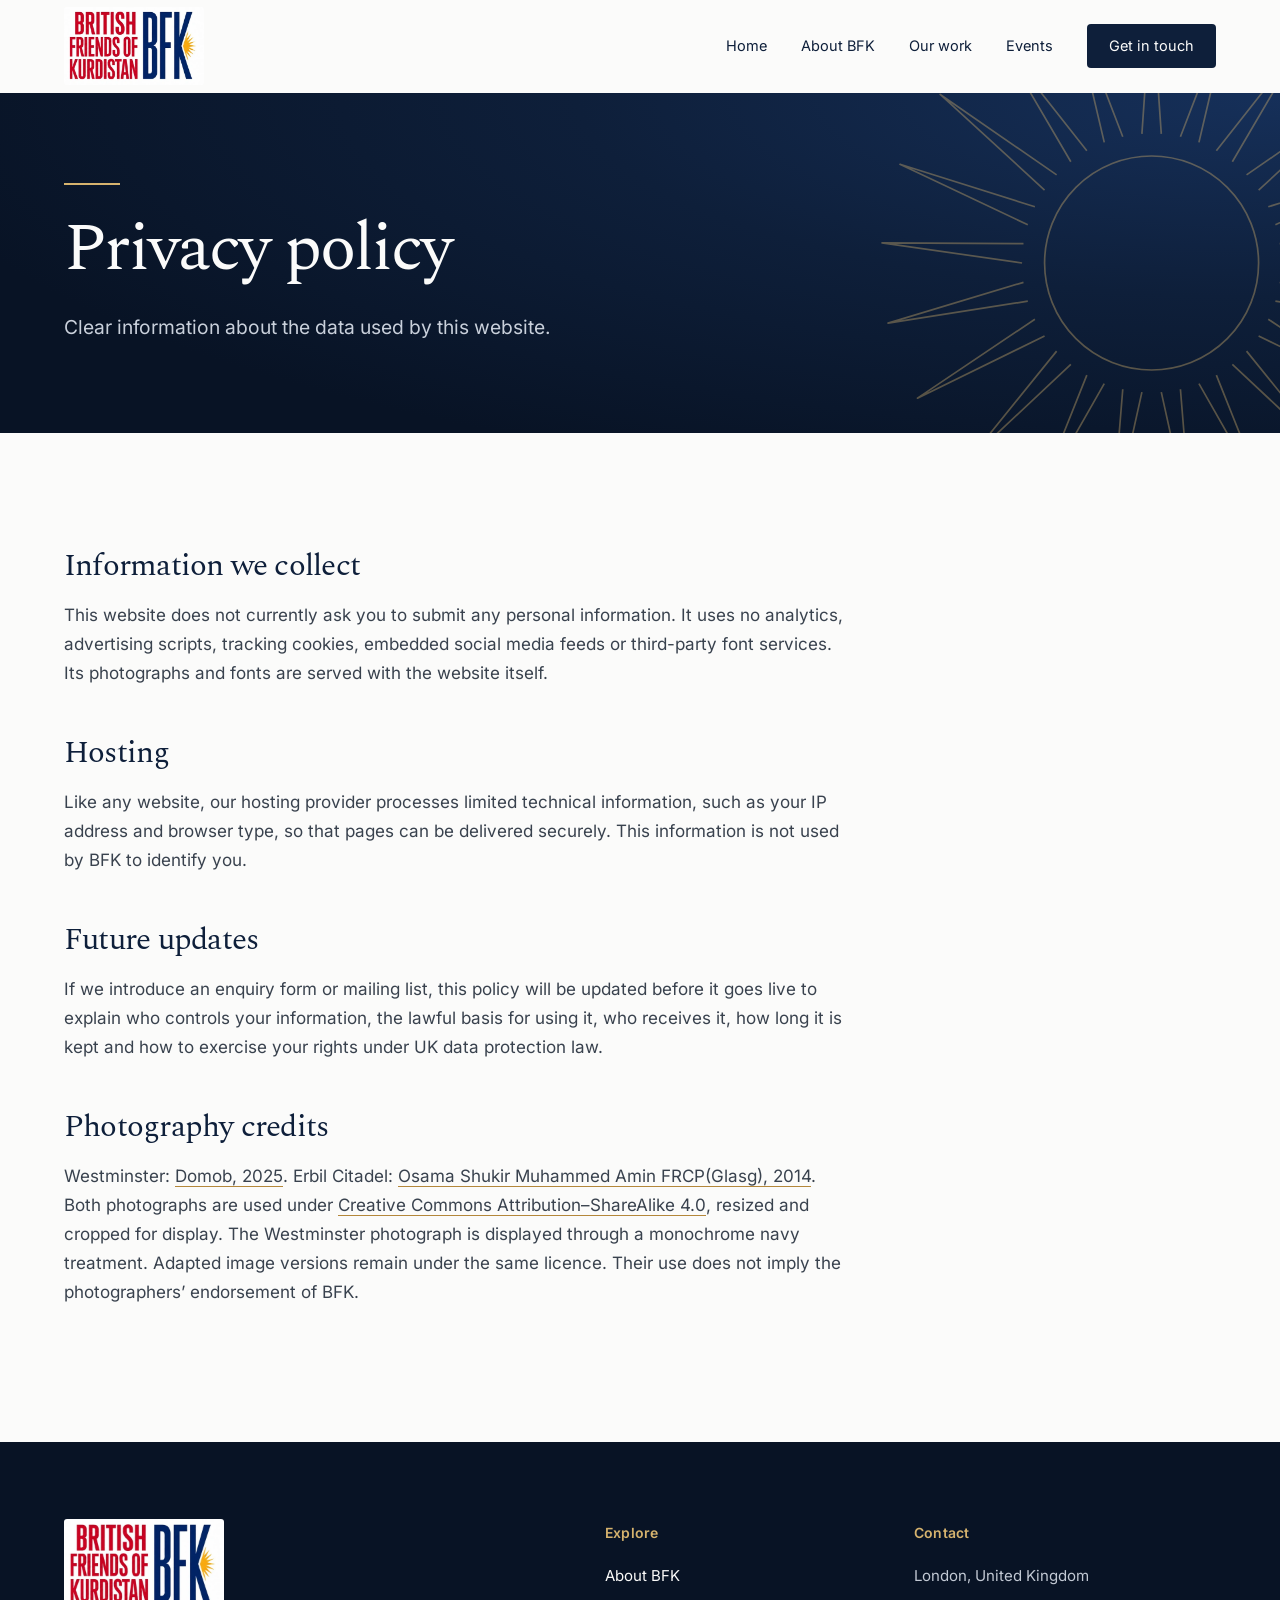
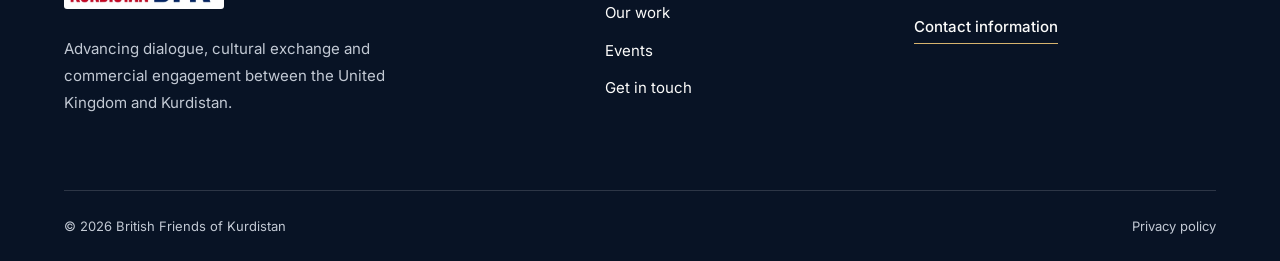
<file: privacy.html>
<!DOCTYPE html><html lang="en-GB" dir="ltr"><head><meta charSet="utf-8"/><meta name="viewport" content="width=device-width, initial-scale=1"/><link rel="stylesheet" href="/_next/static/css/index.BovUwK5E.css" data-rsc-css-href="/_next/static/css/index.BovUwK5E.css" data-precedence="vite-rsc/importer-resources"/><link rel="modulepreload" fetchPriority="low" href="/_next/static/chunks/index-D8ma5GLa.js"/><script src="/_next/static/chunks/rolldown-runtime-C60lm6uB.js" type="module" async=""></script><script src="/_next/static/chunks/framework-D_rUT4EX.js" type="module" async=""></script><script src="/_next/static/chunks/navigation-errors-By4dF-Cc.js" type="module" async=""></script><link rel="modulepreload" href="/_next/static/chunks/layout-segment-context-PT6BvHcY.js" crossorigin=""/><link rel="modulepreload" href="/_next/static/chunks/header-CVD21dO8.js" crossorigin=""/><link rel="modulepreload" href="/_next/static/chunks/Icon-Bo9jbUr1.js" crossorigin=""/><title>Privacy policy | British Friends of Kurdistan</title><meta name="description" content="How the British Friends of Kurdistan website handles information. No analytics, advertising or tracking cookies are used."/><meta property="og:title" content="British Friends of Kurdistan"/><meta property="og:description" content="An independent platform for dialogue, cultural exchange and commercial engagement between the United Kingdom and Kurdistan."/><meta property="og:site_name" content="British Friends of Kurdistan"/><meta property="og:type" content="website"/><meta property="og:locale" content="en_GB"/><meta property="og:image" content="https://www.bfk.org.uk/images/og-image.jpg"/><meta property="og:image:width" content="1200"/><meta property="og:image:height" content="630"/><meta property="og:image:alt" content="British Friends of Kurdistan"/><meta name="twitter:card" content="summary_large_image"/><meta name="twitter:title" content="British Friends of Kurdistan"/><meta name="twitter:description" content="Dialogue, cultural exchange and commercial engagement between the United Kingdom and Kurdistan."/><meta name="twitter:image" content="https://www.bfk.org.uk/images/og-image.jpg"/><link rel="icon" href="/favicon.ico" sizes="48x48"/><link rel="icon" href="/favicon-32.png" type="image/png" sizes="32x32"/><link rel="icon" href="/icon-192.png" type="image/png" sizes="192x192"/><link rel="apple-touch-icon" href="/apple-touch-icon.png"/><link rel="manifest" href="/manifest.webmanifest"/><link rel="canonical" href="https://www.bfk.org.uk/privacy"/><meta name="theme-color" content="#0E1F3A"/><link rel="preload" href="/fonts/inter-latin.woff2" as="font" type="font/woff2" crossorigin="anonymous"/><link rel="preload" href="/fonts/spectral-regular.woff2" as="font" type="font/woff2" crossorigin="anonymous"/><script>Object.assign(((self[Symbol.for("vinext.navigationRuntime")]??={bootstrap:{routeManifest:null},functions:{}}).bootstrap.rsc??={rsc:[]}),{params:{},nav:{"pathname":"/privacy","searchParams":[]}})</script><link rel="modulepreload" href="/_next/static/chunks/index-D8ma5GLa.js" />
</head><body><a class="skip-link" href="#main-content">Skip to content</a><header class="site-header"><div class="container header-inner"><a href="/" aria-label="British Friends of Kurdistan home" class="brand"><span class="official-logo"><img src="/images/bfk-logo.webp" width="480" height="269" alt="British Friends of Kurdistan — BFK"/></span></a><nav class="desktop-nav" aria-label="Main navigation"><a href="/" class="">Home</a><a href="/about" class="">About BFK</a><a href="/our-work" class="">Our work</a><a href="/events" class="">Events</a><a href="/contact" class="nav-contact">Get in touch</a></nav><div class="mobile-menu"><button class="menu-button" aria-label="Open navigation" type="button" aria-haspopup="dialog" aria-expanded="false" data-state="closed" data-slot="sheet-trigger"><svg xmlns="http://www.w3.org/2000/svg" width="24" height="24" viewBox="0 0 24 24" fill="none" stroke="currentColor" stroke-width="2" stroke-linecap="round" stroke-linejoin="round" class="lucide lucide-menu" aria-hidden="true"><path d="M4 5h16"></path><path d="M4 12h16"></path><path d="M4 19h16"></path></svg><span>Menu</span></button></div></div></header><main id="main-content"><section class="page-intro"><svg class="sun-motif" viewBox="0 0 200 200" aria-hidden="true" focusable="false"><circle cx="100" cy="100" r="38"></circle><path d="M96.56 54.13 L100.00 4.00 L103.44 54.13 M110.24 55.15 L128.30 8.27 L116.81 57.18 M123.00 60.16 L154.08 20.68 L128.68 64.04 M133.72 68.71 L175.06 40.14 L138.01 74.09 M141.44 80.04 L189.36 64.93 L143.96 86.44 M145.49 93.14 L195.73 92.83 L146.00 100.00 M145.49 106.86 L193.59 121.36 L143.96 113.56 M141.44 119.96 L183.14 148.00 L138.01 125.91 M133.72 131.29 L165.30 170.37 L128.68 135.96 M123.00 139.84 L141.65 186.49 L116.81 142.82 M110.24 144.85 L114.31 194.93 L103.44 145.87 M96.56 145.87 L85.69 194.93 L89.76 144.85 M83.19 142.82 L58.35 186.49 L77.00 139.84 M71.32 135.96 L34.70 170.37 L66.28 131.29 M61.99 125.91 L16.86 148.00 L58.56 119.96 M56.04 113.56 L6.41 121.36 L54.51 106.86 M54.00 100.00 L4.27 92.83 L54.51 93.14 M56.04 86.44 L10.64 64.93 L58.56 80.04 M61.99 74.09 L24.94 40.14 L66.28 68.71 M71.32 64.04 L45.92 20.68 L77.00 60.16 M83.19 57.18 L71.70 8.27 L89.76 55.15"></path></svg><div class="container"><span class="brass-rule" aria-hidden="true"></span><h1>Privacy policy</h1><p>Clear information about the data used by this website.</p></div></section><article class="section container policy"><h2>Information we collect</h2><p>This website does not currently ask you to submit any personal information. It uses no analytics, advertising scripts, tracking cookies, embedded social media feeds or third-party font services. Its photographs and fonts are served with the website itself.</p><h2>Hosting</h2><p>Like any website, our hosting provider processes limited technical information, such as your IP address and browser type, so that pages can be delivered securely. This information is not used by BFK to identify you.</p><h2>Future updates</h2><p>If we introduce an enquiry form or mailing list, this policy will be updated before it goes live to explain who controls your information, the lawful basis for using it, who receives it, how long it is kept and how to exercise your rights under UK data protection law.</p><h2>Photography credits</h2><p>Westminster: <a href="https://commons.wikimedia.org/wiki/File:Palace_of_Westminster_and_Elizabeth_Tower_20250522.jpg">Domob, 2025</a>. Erbil Citadel: <a href="https://commons.wikimedia.org/wiki/File:Panorama_view_of_the_Erbil_Citadel,_Erbil_Governorate,_Iraqi_Kurdistan.jpg">Osama Shukir Muhammed Amin FRCP(Glasg), 2014</a>. Both photographs are used under <a href="https://creativecommons.org/licenses/by-sa/4.0/">Creative Commons Attribution–ShareAlike 4.0</a>, resized and cropped for display. The Westminster photograph is displayed through a monochrome navy treatment. Adapted image versions remain under the same licence. Their use does not imply the photographers’ endorsement of BFK.</p></article></main><footer class="site-footer"><div class="container"><div class="footer-grid"><div class="footer-about"><a href="/" aria-label="British Friends of Kurdistan home"><span class="official-logo"><img src="/images/bfk-logo.webp" width="480" height="269" alt="British Friends of Kurdistan — BFK"/></span></a><p>Advancing dialogue, cultural exchange and commercial engagement between the United Kingdom and Kurdistan.</p></div><div><h2>Explore</h2><nav aria-label="Footer navigation"><a href="/about">About BFK</a><a href="/our-work">Our work</a><a href="/events">Events</a><a href="/contact">Get in touch</a></nav></div><div><h2>Contact</h2><p>London, United Kingdom</p><a href="/contact" class="text-link light">Contact information</a></div></div><div class="footer-bottom"><p>© <!-- -->2026<!-- --> British Friends of Kurdistan</p><a href="/privacy">Privacy policy</a></div></div></footer><script type="application/ld+json">{"@context":"https://schema.org","@type":"Organization","name":"British Friends of Kurdistan","alternateName":"BFK","url":"https://www.bfk.org.uk","logo":"https://www.bfk.org.uk/images/bfk-official-logo.jpeg","description":"An independent London-based organisation advancing dialogue, cultural exchange and commercial engagement between the United Kingdom and Kurdistan.","address":{"@type":"PostalAddress","addressLocality":"London","addressCountry":"GB"}}</script><script type="module" src="/_next/static/chunks/index-D8ma5GLa.js" id="_R_" async=""></script><script>((self[Symbol.for("vinext.navigationRuntime")]??={bootstrap:{routeManifest:null},functions:{}}).bootstrap.rsc??={rsc:[]}).rsc.push("0:{\"page:/privacy\":\"$L1\",\"layout:/\":\"$L2\",\"route:/privacy\":\"$L3\",\"__route\":\"route:/privacy\",\"__interceptionContext\":null,\"__layoutIds\":[\"layout:/\"],\"__rootLayout\":\"/\",\"__bfcacheSegmentIdentities\":{\"layout:/\":\"[\\\"layout\\\",\\\"layout:/\\\",\\\"root-boundary:/\\\",\\\"\\\"]\",\"page:/privacy\":\"[\\\"page\\\",\\\"page:/privacy\\\",\\\"root-boundary:/\\\",\\\"[\\\\\\\"privacy\\\\\\\"]\\\"]\"},\"__srcPage\":[\"privacy\",\"page\"],\"__layoutFlags\":{\"layout:/\":\"s\"},\"__artifactCompatibility\":{\"schemaVersion\":1,\"graphVersion\":\"app-route-graph:cafd66b895952518\",\"deploymentVersion\":\"54be2643-4ae7-4839-b783-0b3f01a9c4ba\",\"appElementsSchemaVersion\":1,\"rscPayloadSchemaVersion\":1,\"rootBoundaryId\":\"/\",\"renderEpoch\":null}}\n")</script><script>((self[Symbol.for("vinext.navigationRuntime")]??={bootstrap:{routeManifest:null},functions:{}}).bootstrap.rsc??={rsc:[]}).rsc.push("4:I[\"11021ebf0d7c\",[],\"default\",1]\n")</script><script>((self[Symbol.for("vinext.navigationRuntime")]??={bootstrap:{routeManifest:null},functions:{}}).bootstrap.rsc??={rsc:[]}).rsc.push("5:I[\"74f944bd09a9\",[],\"Children\",1]\n")</script><script>((self[Symbol.for("vinext.navigationRuntime")]??={bootstrap:{routeManifest:null},functions:{}}).bootstrap.rsc??={rsc:[]}).rsc.push("6:I[\"11021ebf0d7c\",[],\"Wordmark\",1]\n")</script><script>((self[Symbol.for("vinext.navigationRuntime")]??={bootstrap:{routeManifest:null},functions:{}}).bootstrap.rsc??={rsc:[]}).rsc.push("7:I[\"52529b92208a\",[],\"GlobalErrorBoundary\",1]\n")</script><script>((self[Symbol.for("vinext.navigationRuntime")]??={bootstrap:{routeManifest:null},functions:{}}).bootstrap.rsc??={rsc:[]}).rsc.push("8:I[\"18ecf746a395\",[],\"default\",1]\n")</script><script>((self[Symbol.for("vinext.navigationRuntime")]??={bootstrap:{routeManifest:null},functions:{}}).bootstrap.rsc??={rsc:[]}).rsc.push("9:I[\"52529b92208a\",[],\"ErrorBoundary\",1]\n")</script><script>((self[Symbol.for("vinext.navigationRuntime")]??={bootstrap:{routeManifest:null},functions:{}}).bootstrap.rsc??={rsc:[]}).rsc.push("a:I[\"1b73e8b5fbe4\",[],\"LayoutSegmentProvider\",1]\n")</script><script>((self[Symbol.for("vinext.navigationRuntime")]??={bootstrap:{routeManifest:null},functions:{}}).bootstrap.rsc??={rsc:[]}).rsc.push("b:I[\"74f944bd09a9\",[],\"Slot\",1]\n")</script><script>((self[Symbol.for("vinext.navigationRuntime")]??={bootstrap:{routeManifest:null},functions:{}}).bootstrap.rsc??={rsc:[]}).rsc.push("c:I[\"52529b92208a\",[],\"NotFoundBoundary\",1]\n")</script><script>((self[Symbol.for("vinext.navigationRuntime")]??={bootstrap:{routeManifest:null},functions:{}}).bootstrap.rsc??={rsc:[]}).rsc.push("d:I[\"78579b1089e4\",[],\"AppRouterScrollTarget\",1]\n")</script><script>((self[Symbol.for("vinext.navigationRuntime")]??={bootstrap:{routeManifest:null},functions:{}}).bootstrap.rsc??={rsc:[]}).rsc.push("e:I[\"52529b92208a\",[],\"RedirectBoundary\",1]\n")</script><script>((self[Symbol.for("vinext.navigationRuntime")]??={bootstrap:{routeManifest:null},functions:{}}).bootstrap.rsc??={rsc:[]}).rsc.push(":HL[\"/_next/static/css/index.BovUwK5E.css\",\"style\"     ]\n")</script><script>((self[Symbol.for("vinext.navigationRuntime")]??={bootstrap:{routeManifest:null},functions:{}}).bootstrap.rsc??={rsc:[]}).rsc.push(":HL[\"/fonts/inter-latin.woff2\",\"font\",{\"crossOrigin\":\"anonymous\",\"type\":\"font/woff2\"}]\n")</script><script>((self[Symbol.for("vinext.navigationRuntime")]??={bootstrap:{routeManifest:null},functions:{}}).bootstrap.rsc??={rsc:[]}).rsc.push(":HL[\"/fonts/spectral-regular.woff2\",\"font\",{\"crossOrigin\":\"anonymous\",\"type\":\"font/woff2\"}]\n")</script><script>((self[Symbol.for("vinext.navigationRuntime")]??={bootstrap:{routeManifest:null},functions:{}}).bootstrap.rsc??={rsc:[]}).rsc.push("2:[[[\"$\",\"link\",\"css:/_next/static/css/index.BovUwK5E.css\",{\"rel\":\"stylesheet\",\"precedence\":\"vite-rsc/importer-resources\",\"href\":\"/_next/static/css/index.BovUwK5E.css\",\"data-rsc-css-href\":\"/_next/static/css/index.BovUwK5E.css\"}],\"$undefined\"],[\"$\",\"html\",null,{\"lang\":\"en-GB\",\"dir\":\"ltr\",\"children\":[[\"$\",\"head\",null,{\"children\":[[\"$\",\"link\",null,{\"rel\":\"preload\",\"href\":\"/fonts/inter-latin.woff2\",\"as\":\"font\",\"type\":\"font/woff2\",\"crossOrigin\":\"anonymous\"}],[\"$\",\"link\",null,{\"rel\":\"preload\",\"href\":\"/fonts/spectral-regular.woff2\",\"as\":\"font\",\"type\":\"font/woff2\",\"crossOrigin\":\"anonymous\"}]]}],[\"$\",\"body\",null,{\"children\":[[\"$\",\"a\",null,{\"className\":\"skip-link\",\"href\":\"#main-content\",\"children\":\"Skip to content\"}],[\"$\",\"$L4\",null,{}],[\"$\",\"$L5\",null,{}],[\"$\",\"footer\",null,{\"className\":\"site-footer\",\"children\":[\"$\",\"div\",null,{\"className\":\"container\",\"children\":[[\"$\",\"div\",null,{\"className\":\"footer-grid\",\"children\":[[\"$\",\"div\",null,{\"className\":\"footer-about\",\"children\":[[\"$\",\"a\",null,{\"href\":\"/\",\"aria-label\":\"British Friends of Kurdistan home\",\"children\":[\"$\",\"$L6\",null,{}]}],[\"$\",\"p\",null,{\"children\":\"Advancing dialogue, cultural exchange and commercial engagement between the United Kingdom and Kurdistan.\"}]]}],[\"$\",\"div\",null,{\"children\":[[\"$\",\"h2\",null,{\"children\":\"Explore\"}],[\"$\",\"nav\",null,{\"aria-label\":\"Footer navigation\",\"children\":[[\"$\",\"a\",null,{\"href\":\"/about\",\"children\":\"About BFK\"}],[\"$\",\"a\",null,{\"href\":\"/our-work\",\"children\":\"Our work\"}],[\"$\",\"a\",null,{\"href\":\"/events\",\"children\":\"Events\"}],[\"$\",\"a\",null,{\"href\":\"/contact\",\"children\":\"Get in touch\"}]]}]]}],[\"$\",\"div\",null,{\"children\":[[\"$\",\"h2\",null,{\"children\":\"Contact\"}],[\"$\",\"p\",null,{\"children\":\"London, United Kingdom\"}],[\"$\",\"a\",null,{\"href\":\"/contact\",\"className\":\"text-link light\",\"children\":\"Contact information\"}]]}]]}],[\"$\",\"div\",null,{\"className\":\"footer-bottom\",\"children\":[[\"$\",\"p\",null,{\"children\":[\"© \",2026,\" British Friends of Kurdistan\"]}],[\"$\",\"a\",null,{\"href\":\"/privacy\",\"children\":\"Privacy policy\"}]]}]]}]}],[\"$\",\"script\",null,{\"type\":\"application/ld+json\",\"dangerouslySetInnerHTML\":{\"__html\":\"{\\\"@context\\\":\\\"https://schema.org\\\",\\\"@type\\\":\\\"Organization\\\",\\\"name\\\":\\\"British Friends of Kurdistan\\\",\\\"alternateName\\\":\\\"BFK\\\",\\\"url\\\":\\\"https://www.bfk.org.uk\\\",\\\"logo\\\":\\\"https://www.bfk.org.uk/images/bfk-official-logo.jpeg\\\",\\\"description\\\":\\\"An independent London-based organisation advancing dialogue, cultural exchange and commercial engagement between the United Kingdom and Kurdistan.\\\",\\\"address\\\":{\\\"@type\\\":\\\"PostalAddress\\\",\\\"addressLocality\\\":\\\"London\\\",\\\"addressCountry\\\":\\\"GB\\\"}}\"}}]]}]]}]]\n")</script><script>((self[Symbol.for("vinext.navigationRuntime")]??={bootstrap:{routeManifest:null},functions:{}}).bootstrap.rsc??={rsc:[]}).rsc.push("3:[[[\"$\",\"meta\",null,{\"charSet\":\"utf-8\"}],[[\"$\",\"title\",\"0\",{\"children\":\"Privacy policy | British Friends of Kurdistan\"}],[\"$\",\"meta\",\"1\",{\"name\":\"description\",\"content\":\"How the British Friends of Kurdistan website handles information. No analytics, advertising or tracking cookies are used.\"}],[\"$\",\"meta\",\"2\",{\"property\":\"og:title\",\"content\":\"British Friends of Kurdistan\"}],[\"$\",\"meta\",\"3\",{\"property\":\"og:description\",\"content\":\"An independent platform for dialogue, cultural exchange and commercial engagement between the United Kingdom and Kurdistan.\"}],[\"$\",\"meta\",\"4\",{\"property\":\"og:site_name\",\"content\":\"British Friends of Kurdistan\"}],[\"$\",\"meta\",\"5\",{\"property\":\"og:type\",\"content\":\"website\"}],[\"$\",\"meta\",\"6\",{\"property\":\"og:locale\",\"content\":\"en_GB\"}],[\"$\",\"meta\",\"7\",{\"property\":\"og:image\",\"content\":\"https://www.bfk.org.uk/images/og-image.jpg\"}],[\"$\",\"meta\",\"8\",{\"property\":\"og:image:width\",\"content\":\"1200\"}],[\"$\",\"meta\",\"9\",{\"property\":\"og:image:height\",\"content\":\"630\"}],[\"$\",\"meta\",\"10\",{\"property\":\"og:image:alt\",\"content\":\"British Friends of Kurdistan\"}],[\"$\",\"meta\",\"11\",{\"name\":\"twitter:card\",\"content\":\"summary_large_image\"}],[\"$\",\"meta\",\"12\",{\"name\":\"twitter:title\",\"content\":\"British Friends of Kurdistan\"}],[\"$\",\"meta\",\"13\",{\"name\":\"twitter:description\",\"content\":\"Dialogue, cultural exchange and commercial engagement between the United Kingdom and Kurdistan.\"}],[\"$\",\"meta\",\"14\",{\"name\":\"twitter:image\",\"content\":\"https://www.bfk.org.uk/images/og-image.jpg\"}],[\"$\",\"link\",\"15\",{\"data-vinext-streamed-icon\":\"$undefined\",\"rel\":\"icon\",\"href\":\"/favicon.ico\",\"type\":\"$undefined\",\"sizes\":\"48x48\",\"color\":\"$undefined\",\"media\":\"$undefined\",\"fetchPriority\":\"$undefined\"}],[\"$\",\"link\",\"16\",{\"data-vinext-streamed-icon\":\"$undefined\",\"rel\":\"icon\",\"href\":\"/favicon-32.png\",\"type\":\"image/png\",\"sizes\":\"32x32\",\"color\":\"$undefined\",\"media\":\"$undefined\",\"fetchPriority\":\"$undefined\"}],[\"$\",\"link\",\"17\",{\"data-vinext-streamed-icon\":\"$undefined\",\"rel\":\"icon\",\"href\":\"/icon-192.png\",\"type\":\"image/png\",\"sizes\":\"192x192\",\"color\":\"$undefined\",\"media\":\"$undefined\",\"fetchPriority\":\"$undefined\"}],[\"$\",\"link\",\"18\",{\"data-vinext-streamed-icon\":\"$undefined\",\"rel\":\"apple-touch-icon\",\"href\":\"/apple-touch-icon.png\",\"type\":\"$undefined\",\"sizes\":\"$undefined\",\"color\":\"$undefined\",\"media\":\"$undefined\",\"fetchPriority\":\"$undefined\"}],[\"$\",\"link\",\"19\",{\"rel\":\"manifest\",\"href\":\"/manifest.webmanifest\"}],[\"$\",\"link\",\"20\",{\"rel\":\"canonical\",\"href\":\"https://www.bfk.org.uk/privacy\"}]],[[\"$\",\"meta\",\"0\",{\"name\":\"viewport\",\"content\":\"width=device-width, initial-scale=1\"}],[\"$\",\"meta\",\"1\",{\"name\":\"theme-color\",\"content\":\"#0E1F3A\"}]]],[\"$\",\"$L7\",null,{\"fallback\":\"$8\",\"children\":[\"$\",\"$L9\",null,{\"fallback\":\"$8\",\"children\":[\"$\",\"$La\",null,{\"providerId\":\"layout:/\",\"segmentMap\":{\"children\":[\"privacy\"]},\"children\":[\"$\",\"$Lb\",null,{\"id\":\"layout:/\",\"parallelSlots\":\"$undefined\",\"children\":[\"$\",\"$Lc\",null,{\"resetKey\":\"privacy\",\"fallback\":[\"$\",\"main\",null,{\"id\":\"main-content\",\"className\":\"container not-found\",\"children\":[[\"$\",\"span\",null,{\"className\":\"brass-rule\",\"aria-hidden\":\"true\"}],[\"$\",\"h1\",null,{\"children\":\"We couldn’t find that page.\"}],[\"$\",\"p\",null,{\"children\":\"The page may have moved or the address may be incomplete. You can return to the homepage or find the right contact at BFK.\"}],[\"$\",\"div\",null,{\"className\":\"actions\",\"children\":[[\"$\",\"a\",null,{\"href\":\"/\",\"className\":\"button dark\",\"children\":\"Back to home\"}],[\"$\",\"a\",null,{\"href\":\"/contact\",\"className\":\"text-link\",\"children\":\"Get in touch\"}]]}]]}],\"children\":[\"$\",\"$Lc\",null,{\"resetKey\":\"[\\\"privacy\\\"]\",\"fallback\":[\"$\",\"main\",null,{\"id\":\"main-content\",\"className\":\"container not-found\",\"children\":[[\"$\",\"span\",null,{\"className\":\"brass-rule\",\"aria-hidden\":\"true\"}],[\"$\",\"h1\",null,{\"children\":\"We couldn’t find that page.\"}],[\"$\",\"p\",null,{\"children\":\"The page may have moved or the address may be incomplete. You can return to the homepage or find the right contact at BFK.\"}],[\"$\",\"div\",null,{\"className\":\"actions\",\"children\":[[\"$\",\"a\",null,{\"href\":\"/\",\"className\":\"button dark\",\"children\":\"Back to home\"}],[\"$\",\"a\",null,{\"href\":\"/contact\",\"className\":\"text-link\",\"children\":\"Get in touch\"}]]}]]}],\"children\":[\"$\",\"$Ld\",null,{\"children\":[\"$\",\"$Le\",null,{\"children\":[[\"$\",\"$La\",null,{\"providerId\":\"page:/privacy\",\"segmentMap\":{\"children\":[\"__PAGE__\"]},\"children\":[\"$\",\"$Lb\",null,{\"id\":\"page:/privacy\"}]}],null]}]}]}]}]}]}]}]}],null,null]\n")</script><script>((self[Symbol.for("vinext.navigationRuntime")]??={bootstrap:{routeManifest:null},functions:{}}).bootstrap.rsc??={rsc:[]}).rsc.push("1:[\"$\",\"main\",null,{\"id\":\"main-content\",\"children\":[[\"$\",\"section\",null,{\"className\":\"page-intro\",\"children\":[[\"$\",\"svg\",null,{\"className\":\"sun-motif\",\"viewBox\":\"0 0 200 200\",\"aria-hidden\":\"true\",\"focusable\":\"false\",\"children\":[[\"$\",\"circle\",null,{\"cx\":\"100\",\"cy\":\"100\",\"r\":\"38\"}],[\"$\",\"path\",null,{\"d\":\"M96.56 54.13 L100.00 4.00 L103.44 54.13 M110.24 55.15 L128.30 8.27 L116.81 57.18 M123.00 60.16 L154.08 20.68 L128.68 64.04 M133.72 68.71 L175.06 40.14 L138.01 74.09 M141.44 80.04 L189.36 64.93 L143.96 86.44 M145.49 93.14 L195.73 92.83 L146.00 100.00 M145.49 106.86 L193.59 121.36 L143.96 113.56 M141.44 119.96 L183.14 148.00 L138.01 125.91 M133.72 131.29 L165.30 170.37 L128.68 135.96 M123.00 139.84 L141.65 186.49 L116.81 142.82 M110.24 144.85 L114.31 194.93 L103.44 145.87 M96.56 145.87 L85.69 194.93 L89.76 144.85 M83.19 142.82 L58.35 186.49 L77.00 139.84 M71.32 135.96 L34.70 170.37 L66.28 131.29 M61.99 125.91 L16.86 148.00 L58.56 119.96 M56.04 113.56 L6.41 121.36 L54.51 106.86 M54.00 100.00 L4.27 92.83 L54.51 93.14 M56.04 86.44 L10.64 64.93 L58.56 80.04 M61.99 74.09 L24.94 40.14 L66.28 68.71 M71.32 64.04 L45.92 20.68 L77.00 60.16 M83.19 57.18 L71.70 8.27 L89.76 55.15\"}]]}],[\"$\",\"div\",null,{\"className\":\"container\",\"children\":[[\"$\",\"span\",null,{\"className\":\"brass-rule\",\"aria-hidden\":\"true\"}],[\"$\",\"h1\",null,{\"children\":\"Privacy policy\"}],[\"$\",\"p\",null,{\"children\":\"Clear information about the data used by this website.\"}]]}]]}],[\"$\",\"article\",null,{\"className\":\"section container policy\",\"children\":[[\"$\",\"h2\",null,{\"children\":\"Information we collect\"}],[\"$\",\"p\",null,{\"children\":\"This website does not currently ask you to submit any personal information. It uses no analytics, advertising scripts, tracking cookies, embedded social media feeds or third-party font services. Its photographs and fonts are served with the website itself.\"}],[\"$\",\"h2\",null,{\"children\":\"Hosting\"}],[\"$\",\"p\",null,{\"children\":\"Like any website, our hosting provider processes limited technical information, such as your IP address and browser type, so that pages can be delivered securely. This information is not used by BFK to identify you.\"}],[\"$\",\"h2\",null,{\"children\":\"Future updates\"}],[\"$\",\"p\",null,{\"children\":\"If we introduce an enquiry form or mailing list, this policy will be updated before it goes live to explain who controls your information, the lawful basis for using it, who receives it, how long it is kept and how to exercise your rights under UK data protection law.\"}],[\"$\",\"h2\",null,{\"children\":\"Photography credits\"}],[\"$\",\"p\",null,{\"children\":[\"Westminster: \",[\"$\",\"a\",null,{\"href\":\"https://commons.wikimedia.org/wiki/File:Palace_of_Westminster_and_Elizabeth_Tower_20250522.jpg\",\"children\":\"Domob, 2025\"}],\". Erbil Citadel: \",[\"$\",\"a\",null,{\"href\":\"https://commons.wikimedia.org/wiki/File:Panorama_view_of_the_Erbil_Citadel,_Erbil_Governorate,_Iraqi_Kurdistan.jpg\",\"children\":\"Osama Shukir Muhammed Amin FRCP(Glasg), 2014\"}],\". Both photographs are used under \",[\"$\",\"a\",null,{\"href\":\"https://creativecommons.org/licenses/by-sa/4.0/\",\"children\":\"Creative Commons Attribution–ShareAlike 4.0\"}],\", resized and cropped for display. The Westminster photograph is displayed through a monochrome navy treatment. Adapted image versions remain under the same licence. Their use does not imply the photographers’ endorsement of BFK.\"]}]]}]]}]\n")</script><script>Object.assign(((self[Symbol.for("vinext.navigationRuntime")]??={bootstrap:{routeManifest:null},functions:{}}).bootstrap.rsc??={rsc:[]}),{"initialCacheKind":"static"});((self[Symbol.for("vinext.navigationRuntime")]??={bootstrap:{routeManifest:null},functions:{}}).bootstrap.rsc??={rsc:[]}).done=true</script></body></html>
</file>
